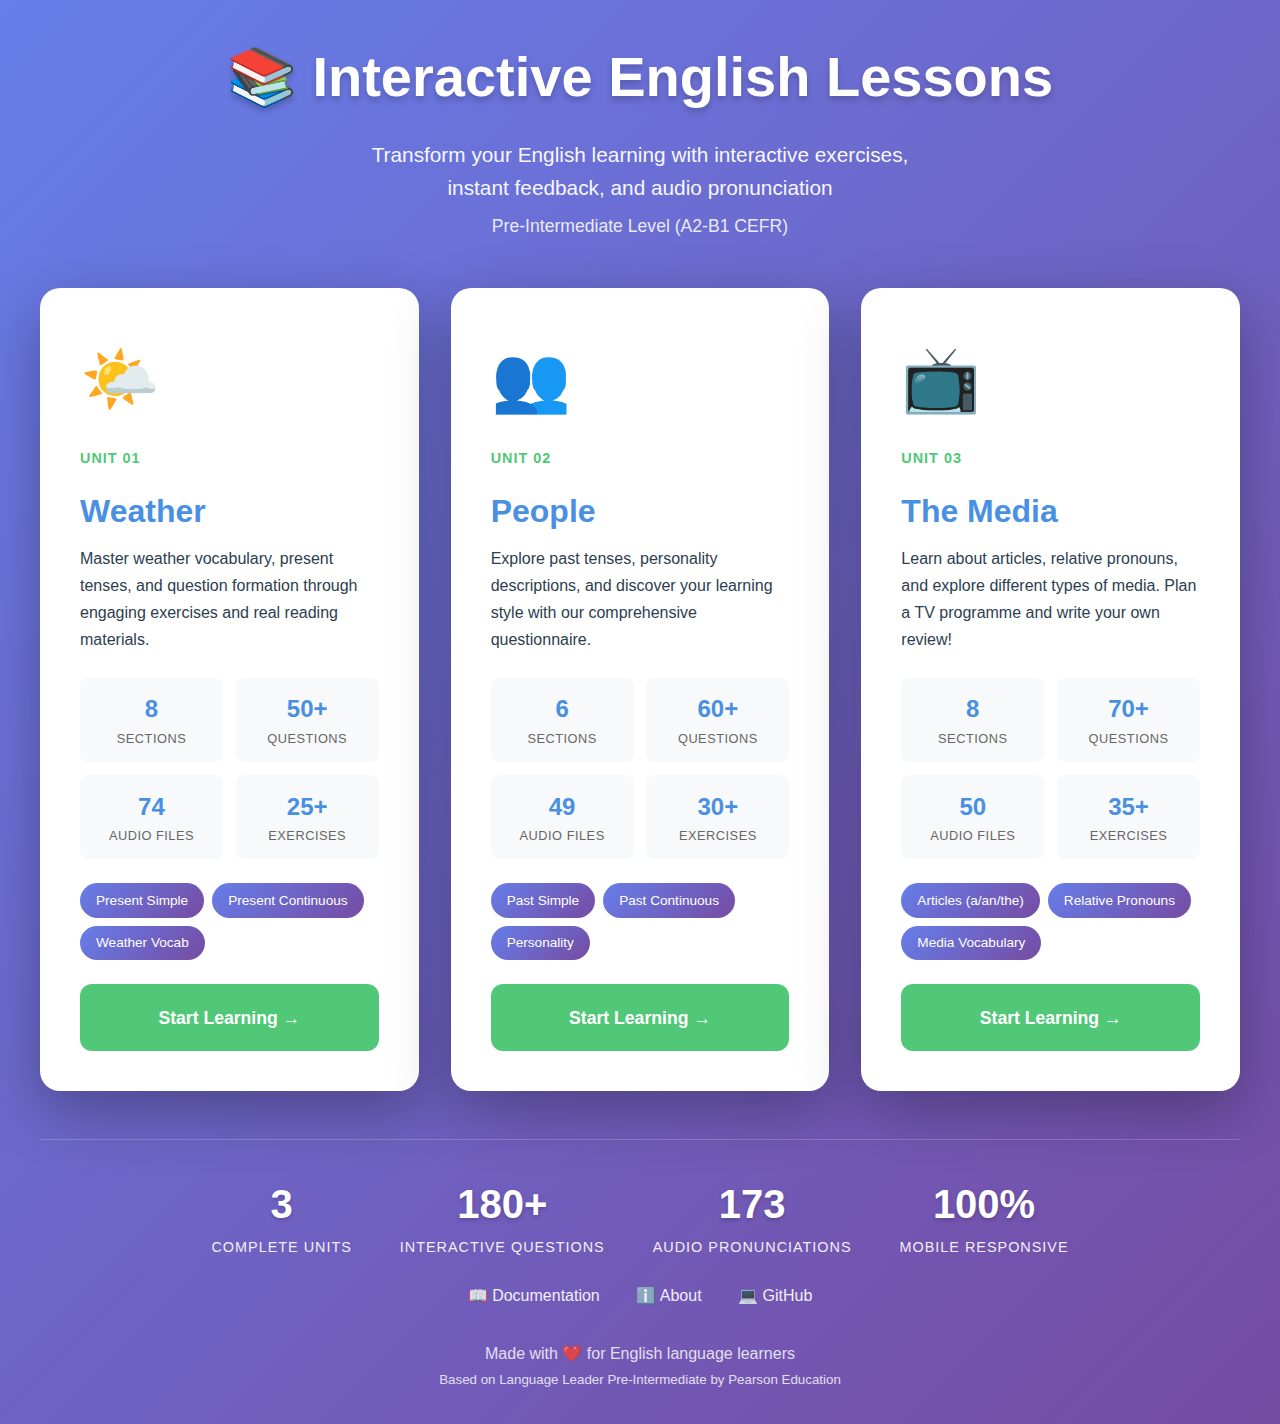
<file: index.html>
<!DOCTYPE html>
<html lang="en">
<head>
    <meta charset="UTF-8">
    <meta name="viewport" content="width=device-width, initial-scale=1.0">
    <title>Interactive English Lessons - Pre-Intermediate</title>
    <link rel="stylesheet" href="lesson.css">
    <style>
        body {
            background: linear-gradient(135deg, #667eea 0%, #764ba2 100%);
            min-height: 100vh;
            display: flex;
            align-items: center;
            justify-content: center;
            padding: 2rem;
        }

        .main-container {
            max-width: 1200px;
            width: 100%;
        }

        .hero {
            text-align: center;
            color: white;
            margin-bottom: 3rem;
            animation: fadeInDown 0.8s ease;
        }

        .hero h1 {
            font-size: 3.5rem;
            margin-bottom: 1rem;
            text-shadow: 0 4px 6px rgba(0, 0, 0, 0.2);
        }

        .hero p {
            font-size: 1.3rem;
            opacity: 0.95;
            max-width: 600px;
            margin: 0 auto;
        }

        .hero .subtitle {
            font-size: 1.1rem;
            margin-top: 0.5rem;
            opacity: 0.85;
        }

        .lessons-grid {
            display: grid;
            grid-template-columns: repeat(auto-fit, minmax(350px, 1fr));
            gap: 2rem;
            margin-bottom: 2rem;
        }

        .lesson-card {
            background: white;
            border-radius: 20px;
            padding: 2.5rem;
            box-shadow: 0 20px 60px rgba(0, 0, 0, 0.3);
            transition: all 0.4s ease;
            cursor: pointer;
            position: relative;
            overflow: hidden;
        }

        .lesson-card::before {
            content: '';
            position: absolute;
            top: 0;
            left: 0;
            right: 0;
            height: 6px;
            background: linear-gradient(90deg, #667eea 0%, #764ba2 100%);
            transform: scaleX(0);
            transition: transform 0.4s ease;
        }

        .lesson-card:hover::before {
            transform: scaleX(1);
        }

        .lesson-card:hover {
            transform: translateY(-10px);
            box-shadow: 0 25px 80px rgba(0, 0, 0, 0.4);
        }

        .lesson-icon {
            font-size: 4rem;
            margin-bottom: 1rem;
            display: block;
        }

        .lesson-card h2 {
            color: var(--primary-color);
            font-size: 2rem;
            margin-bottom: 0.5rem;
        }

        .lesson-card .unit-number {
            color: var(--secondary-color);
            font-size: 0.9rem;
            font-weight: 600;
            text-transform: uppercase;
            letter-spacing: 1px;
            margin-bottom: 1rem;
        }

        .lesson-card p {
            color: var(--text-dark);
            line-height: 1.7;
            margin-bottom: 1.5rem;
        }

        .stats {
            display: grid;
            grid-template-columns: repeat(2, 1fr);
            gap: 0.8rem;
            margin-bottom: 1.5rem;
        }

        .stat-item {
            background: var(--light-bg);
            padding: 0.8rem;
            border-radius: 8px;
            text-align: center;
        }

        .stat-number {
            font-size: 1.5rem;
            font-weight: 700;
            color: var(--primary-color);
        }

        .stat-label {
            font-size: 0.8rem;
            color: #666;
            text-transform: uppercase;
            letter-spacing: 0.5px;
        }

        .tags {
            display: flex;
            flex-wrap: wrap;
            gap: 0.5rem;
            margin-bottom: 1.5rem;
        }

        .tag {
            background: linear-gradient(135deg, #667eea 0%, #764ba2 100%);
            color: white;
            padding: 0.4rem 1rem;
            border-radius: 20px;
            font-size: 0.85rem;
            font-weight: 500;
        }

        .start-btn {
            display: block;
            width: 100%;
            padding: 1.2rem;
            background: var(--secondary-color);
            color: white;
            border: none;
            border-radius: 12px;
            font-size: 1.1rem;
            font-weight: 600;
            cursor: pointer;
            transition: all 0.3s ease;
            text-decoration: none;
            text-align: center;
        }

        .start-btn:hover {
            background: #45b369;
            transform: scale(1.02);
            box-shadow: 0 8px 20px rgba(80, 200, 120, 0.4);
        }

        .footer {
            text-align: center;
            color: white;
            margin-top: 3rem;
            padding-top: 2rem;
            border-top: 1px solid rgba(255, 255, 255, 0.2);
        }

        .footer-stats {
            display: flex;
            justify-content: center;
            gap: 3rem;
            margin-bottom: 1.5rem;
            flex-wrap: wrap;
        }

        .footer-stat {
            text-align: center;
        }

        .footer-stat-number {
            font-size: 2.5rem;
            font-weight: 700;
            text-shadow: 0 2px 4px rgba(0, 0, 0, 0.2);
        }

        .footer-stat-label {
            font-size: 0.9rem;
            opacity: 0.9;
            text-transform: uppercase;
            letter-spacing: 1px;
        }

        .footer-links {
            margin-top: 1rem;
        }

        .footer-links a {
            color: white;
            text-decoration: none;
            margin: 0 1rem;
            opacity: 0.9;
            transition: opacity 0.3s ease;
        }

        .footer-links a:hover {
            opacity: 1;
            text-decoration: underline;
        }

        @keyframes fadeInDown {
            from {
                opacity: 0;
                transform: translateY(-30px);
            }
            to {
                opacity: 1;
                transform: translateY(0);
            }
        }

        @media (max-width: 768px) {
            .hero h1 {
                font-size: 2.5rem;
            }

            .lessons-grid {
                grid-template-columns: 1fr;
            }

            .footer-stats {
                gap: 1.5rem;
            }
        }
    </style>
</head>
<body>
    <div class="main-container">
        <div class="hero">
            <h1>📚 Interactive English Lessons</h1>
            <p>Transform your English learning with interactive exercises, instant feedback, and audio pronunciation</p>
            <p class="subtitle">Pre-Intermediate Level (A2-B1 CEFR)</p>
        </div>

        <div class="lessons-grid">
            <!-- Unit 01: Weather -->
            <div class="lesson-card" onclick="window.location.href='weather_lesson_complete.html'">
                <div class="lesson-icon">🌤️</div>
                <div class="unit-number">Unit 01</div>
                <h2>Weather</h2>
                <p>Master weather vocabulary, present tenses, and question formation through engaging exercises and real reading materials.</p>

                <div class="stats">
                    <div class="stat-item">
                        <div class="stat-number">8</div>
                        <div class="stat-label">Sections</div>
                    </div>
                    <div class="stat-item">
                        <div class="stat-number">50+</div>
                        <div class="stat-label">Questions</div>
                    </div>
                    <div class="stat-item">
                        <div class="stat-number">74</div>
                        <div class="stat-label">Audio Files</div>
                    </div>
                    <div class="stat-item">
                        <div class="stat-number">25+</div>
                        <div class="stat-label">Exercises</div>
                    </div>
                </div>

                <div class="tags">
                    <span class="tag">Present Simple</span>
                    <span class="tag">Present Continuous</span>
                    <span class="tag">Weather Vocab</span>
                </div>

                <a href="weather_lesson_complete.html" class="start-btn">Start Learning →</a>
            </div>

            <!-- Unit 02: People -->
            <div class="lesson-card" onclick="window.location.href='people_lesson.html'">
                <div class="lesson-icon">👥</div>
                <div class="unit-number">Unit 02</div>
                <h2>People</h2>
                <p>Explore past tenses, personality descriptions, and discover your learning style with our comprehensive questionnaire.</p>

                <div class="stats">
                    <div class="stat-item">
                        <div class="stat-number">6</div>
                        <div class="stat-label">Sections</div>
                    </div>
                    <div class="stat-item">
                        <div class="stat-number">60+</div>
                        <div class="stat-label">Questions</div>
                    </div>
                    <div class="stat-item">
                        <div class="stat-number">49</div>
                        <div class="stat-label">Audio Files</div>
                    </div>
                    <div class="stat-item">
                        <div class="stat-number">30+</div>
                        <div class="stat-label">Exercises</div>
                    </div>
                </div>

                <div class="tags">
                    <span class="tag">Past Simple</span>
                    <span class="tag">Past Continuous</span>
                    <span class="tag">Personality</span>
                </div>

                <a href="people_lesson.html" class="start-btn">Start Learning →</a>
            </div>

            <!-- Unit 03: The Media -->
            <div class="lesson-card" onclick="window.location.href='media_lesson.html'">
                <div class="lesson-icon">📺</div>
                <div class="unit-number">Unit 03</div>
                <h2>The Media</h2>
                <p>Learn about articles, relative pronouns, and explore different types of media. Plan a TV programme and write your own review!</p>

                <div class="stats">
                    <div class="stat-item">
                        <div class="stat-number">8</div>
                        <div class="stat-label">Sections</div>
                    </div>
                    <div class="stat-item">
                        <div class="stat-number">70+</div>
                        <div class="stat-label">Questions</div>
                    </div>
                    <div class="stat-item">
                        <div class="stat-number">50</div>
                        <div class="stat-label">Audio Files</div>
                    </div>
                    <div class="stat-item">
                        <div class="stat-number">35+</div>
                        <div class="stat-label">Exercises</div>
                    </div>
                </div>

                <div class="tags">
                    <span class="tag">Articles (a/an/the)</span>
                    <span class="tag">Relative Pronouns</span>
                    <span class="tag">Media Vocabulary</span>
                </div>

                <a href="media_lesson.html" class="start-btn">Start Learning →</a>
            </div>
        </div>

        <div class="footer">
            <div class="footer-stats">
                <div class="footer-stat">
                    <div class="footer-stat-number">3</div>
                    <div class="footer-stat-label">Complete Units</div>
                </div>
                <div class="footer-stat">
                    <div class="footer-stat-number">180+</div>
                    <div class="footer-stat-label">Interactive Questions</div>
                </div>
                <div class="footer-stat">
                    <div class="footer-stat-number">173</div>
                    <div class="footer-stat-label">Audio Pronunciations</div>
                </div>
                <div class="footer-stat">
                    <div class="footer-stat-number">100%</div>
                    <div class="footer-stat-label">Mobile Responsive</div>
                </div>
            </div>

            <div class="footer-links">
                <a href="HOW_TO_CREATE_LESSONS.md" target="_blank">📖 Documentation</a>
                <a href="PROJECT_README.md" target="_blank">ℹ️ About</a>
                <a href="https://github.com" target="_blank">💻 GitHub</a>
            </div>

            <p style="margin-top: 2rem; opacity: 0.8;">
                Made with ❤️ for English language learners<br>
                <small>Based on Language Leader Pre-Intermediate by Pearson Education</small>
            </p>
        </div>
    </div>

    <script>
        // Add hover animation effect
        document.querySelectorAll('.lesson-card').forEach(card => {
            card.addEventListener('mouseenter', function() {
                this.style.transition = 'all 0.4s cubic-bezier(0.175, 0.885, 0.32, 1.275)';
            });
        });

        // Prevent default click when clicking on the button
        document.querySelectorAll('.start-btn').forEach(btn => {
            btn.addEventListener('click', function(e) {
                e.stopPropagation();
            });
        });
    </script>
</body>
</html>
</file>
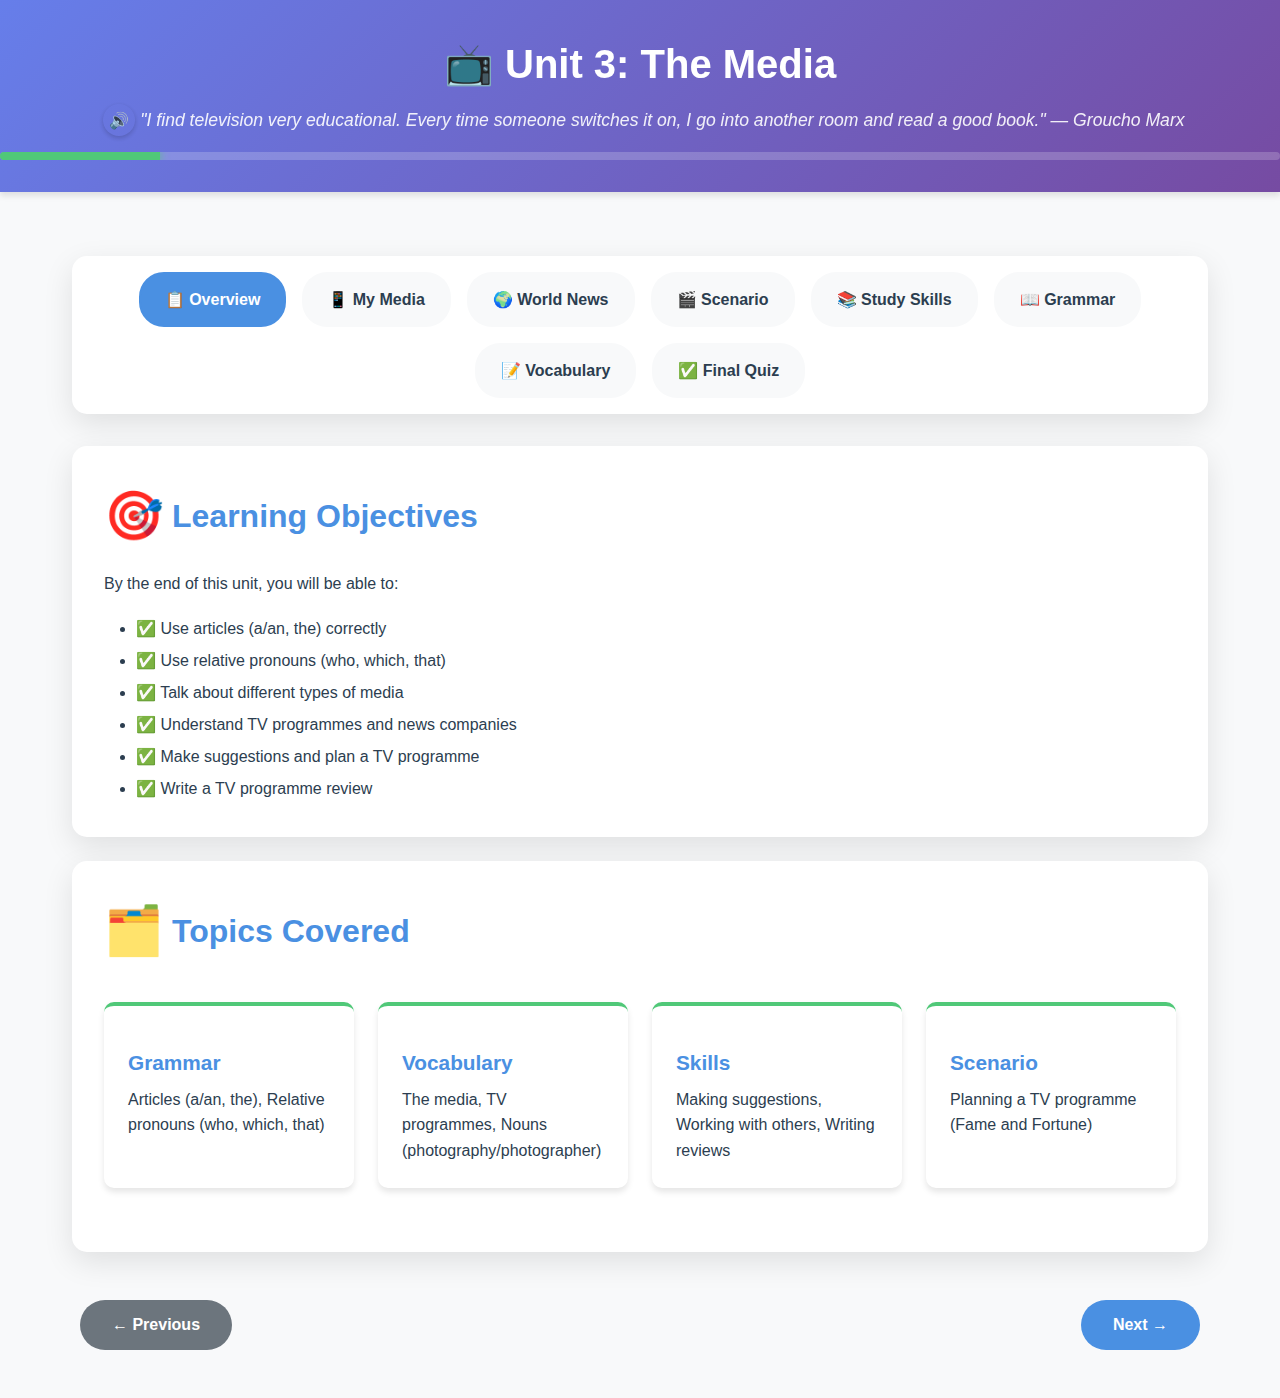
<file: media_lesson.html>
<!DOCTYPE html>
<html lang="en">
<head>
    <meta charset="UTF-8">
    <meta name="viewport" content="width=device-width, initial-scale=1.0">
    <title>Unit 3: The Media - Interactive Lesson</title>
    <link rel="stylesheet" href="lesson.css">
</head>
<body>
    <header>
        <h1>📺 Unit 3: The Media</h1>
        <p><button class="speaker-btn" onclick="playAudio('groucho_marx_quote')" style="background: transparent; border: none; cursor: pointer;">🔊</button> "I find television very educational. Every time someone switches it on, I go into another room and read a good book." — Groucho Marx</p>
        <div class="progress-container">
            <div class="progress-bar" id="progressBar"></div>
        </div>
    </header>

    <div class="container">
        <!-- Navigation Pills -->
        <div class="nav-pills" id="navPills">
            <div class="nav-pill active" data-section="intro">📋 Overview</div>
            <div class="nav-pill" data-section="mymedia">📱 My Media</div>
            <div class="nav-pill" data-section="worldnews">🌍 World News</div>
            <div class="nav-pill" data-section="scenario">🎬 Scenario</div>
            <div class="nav-pill" data-section="study">📚 Study Skills</div>
            <div class="nav-pill" data-section="grammar">📖 Grammar</div>
            <div class="nav-pill" data-section="vocab">📝 Vocabulary</div>
            <div class="nav-pill" data-section="quiz">✅ Final Quiz</div>
        </div>

        <!-- Section: Overview -->
        <div class="section active" id="intro">
            <div class="card">
                <h2><span class="emoji">🎯</span> Learning Objectives</h2>
                <p>By the end of this unit, you will be able to:</p>
                <ul style="margin-left: 2rem; margin-top: 1rem; line-height: 2;">
                    <li>✅ Use articles (a/an, the) correctly</li>
                    <li>✅ Use relative pronouns (who, which, that)</li>
                    <li>✅ Talk about different types of media</li>
                    <li>✅ Understand TV programmes and news companies</li>
                    <li>✅ Make suggestions and plan a TV programme</li>
                    <li>✅ Write a TV programme review</li>
                </ul>
            </div>

            <div class="card">
                <h2><span class="emoji">🗂️</span> Topics Covered</h2>
                <div class="vocab-grid">
                    <div class="vocab-card">
                        <h4>Grammar</h4>
                        <p>Articles (a/an, the), Relative pronouns (who, which, that)</p>
                    </div>
                    <div class="vocab-card">
                        <h4>Vocabulary</h4>
                        <p>The media, TV programmes, Nouns (photography/photographer)</p>
                    </div>
                    <div class="vocab-card">
                        <h4>Skills</h4>
                        <p>Making suggestions, Working with others, Writing reviews</p>
                    </div>
                    <div class="vocab-card">
                        <h4>Scenario</h4>
                        <p>Planning a TV programme (Fame and Fortune)</p>
                    </div>
                </div>
            </div>
        </div>

        <!-- Section 3.1: MY MEDIA -->
        <div class="section" id="mymedia">
            <div class="card">
                <h2><span class="emoji">📱</span> 3.1 MY MEDIA</h2>

                <h3>Vocabulary: The Media</h3>
                <div class="info-box tip">
                    <p><strong>Exercise 1a:</strong> Put these words into three groups: A for newspapers and magazines, B for television and radio, and C for computers and the Internet. (Some words can go in more than one group.)</p>
                </div>

                <div class="vocab-grid">
                    <div class="vocab-card">
                        <h4>advert <button class="speaker-btn" onclick="playAudio('advert')">🔊</button></h4>
                        <div class="type">noun</div>
                        <div class="meaning">advertisement</div>
                    </div>
                    <div class="vocab-card">
                        <h4>article <button class="speaker-btn" onclick="playAudio('article')">🔊</button></h4>
                        <div class="type">noun</div>
                        <div class="meaning">a piece of writing in a newspaper or magazine</div>
                    </div>
                    <div class="vocab-card">
                        <h4>celebrity <button class="speaker-btn" onclick="playAudio('celebrity')">🔊</button></h4>
                        <div class="type">noun</div>
                        <div class="meaning">a famous person</div>
                    </div>
                    <div class="vocab-card">
                        <h4>comedy <button class="speaker-btn" onclick="playAudio('comedy')">🔊</button></h4>
                        <div class="type">noun</div>
                        <div class="meaning">a funny TV show or film</div>
                    </div>
                    <div class="vocab-card">
                        <h4>documentary <button class="speaker-btn" onclick="playAudio('documentary')">🔊</button></h4>
                        <div class="type">noun</div>
                        <div class="meaning">a film about real events</div>
                    </div>
                    <div class="vocab-card">
                        <h4>drama <button class="speaker-btn" onclick="playAudio('drama')">🔊</button></h4>
                        <div class="type">noun</div>
                        <div class="meaning">a serious TV show or play</div>
                    </div>
                    <div class="vocab-card">
                        <h4>journalist <button class="speaker-btn" onclick="playAudio('journalist')">🔊</button></h4>
                        <div class="type">noun</div>
                        <div class="meaning">someone who writes for newspapers or TV</div>
                    </div>
                    <div class="vocab-card">
                        <h4>presenter <button class="speaker-btn" onclick="playAudio('presenter')">🔊</button></h4>
                        <div class="type">noun</div>
                        <div class="meaning">a person who introduces a TV or radio show</div>
                    </div>
                    <div class="vocab-card">
                        <h4>producer <button class="speaker-btn" onclick="playAudio('producer')">🔊</button></h4>
                        <div class="type">noun</div>
                        <div class="meaning">someone who makes TV shows or films</div>
                    </div>
                    <div class="vocab-card">
                        <h4>programme <button class="speaker-btn" onclick="playAudio('programme')">🔊</button></h4>
                        <div class="type">noun</div>
                        <div class="meaning">a TV or radio show</div>
                    </div>
                    <div class="vocab-card">
                        <h4>reality TV show <button class="speaker-btn" onclick="playAudio('reality_tv_show')">🔊</button></h4>
                        <div class="type">noun phrase</div>
                        <div class="meaning">a TV show about real people's lives</div>
                    </div>
                    <div class="vocab-card">
                        <h4>search engine <button class="speaker-btn" onclick="playAudio('search_engine')">🔊</button></h4>
                        <div class="type">noun</div>
                        <div class="meaning">website for finding information (e.g. Google)</div>
                    </div>
                    <div class="vocab-card">
                        <h4>series <button class="speaker-btn" onclick="playAudio('series')">🔊</button></h4>
                        <div class="type">noun</div>
                        <div class="meaning">multiple episodes of a TV programme</div>
                    </div>
                    <div class="vocab-card">
                        <h4>soap opera <button class="speaker-btn" onclick="playAudio('soap_opera')">🔊</button></h4>
                        <div class="type">noun</div>
                        <div class="meaning">a continuing TV story about people's lives</div>
                    </div>
                    <div class="vocab-card">
                        <h4>webcast <button class="speaker-btn" onclick="playAudio('webcast')">🔊</button></h4>
                        <div class="type">noun</div>
                        <div class="meaning">a broadcast on the Internet</div>
                    </div>
                </div>

                <h3><span class="emoji">❓</span> Exercise 3b: Callum's Media Use</h3>
                <div class="info-box tip">
                    <p>Listen to an interview with Callum Robertson from BBC Learning English. Are these sentences true or false?</p>
                </div>

                <div class="quiz-container">
                    <div class="quiz-question">
                        <h4>1. Callum doesn't buy a newspaper every day.</h4>
                        <div class="quiz-options">
                            <label class="quiz-option">
                                <input type="radio" name="callum1" value="true"> True
                            </label>
                            <label class="quiz-option">
                                <input type="radio" name="callum1" value="false"> False
                            </label>
                        </div>
                    </div>

                    <div class="quiz-question">
                        <h4>2. When he cycles to work, he gets one of the free newspapers.</h4>
                        <div class="quiz-options">
                            <label class="quiz-option">
                                <input type="radio" name="callum2" value="true"> True
                            </label>
                            <label class="quiz-option">
                                <input type="radio" name="callum2" value="false"> False
                            </label>
                        </div>
                    </div>

                    <div class="quiz-question">
                        <h4>3. The magazines that he reads are mainly computer magazines.</h4>
                        <div class="quiz-options">
                            <label class="quiz-option">
                                <input type="radio" name="callum3" value="true"> True
                            </label>
                            <label class="quiz-option">
                                <input type="radio" name="callum3" value="false"> False
                            </label>
                        </div>
                    </div>

                    <div class="quiz-question">
                        <h4>4. He likes a variety of different TV programmes.</h4>
                        <div class="quiz-options">
                            <label class="quiz-option">
                                <input type="radio" name="callum4" value="true"> True
                            </label>
                            <label class="quiz-option">
                                <input type="radio" name="callum4" value="false"> False
                            </label>
                        </div>
                    </div>

                    <div class="quiz-question">
                        <h4>5. He listens to the radio when he's doing other things.</h4>
                        <div class="quiz-options">
                            <label class="quiz-option">
                                <input type="radio" name="callum5" value="true"> True
                            </label>
                            <label class="quiz-option">
                                <input type="radio" name="callum5" value="false"> False
                            </label>
                        </div>
                    </div>

                    <div class="quiz-question">
                        <h4>6. He only uses the Internet for business.</h4>
                        <div class="quiz-options">
                            <label class="quiz-option">
                                <input type="radio" name="callum6" value="true"> True
                            </label>
                            <label class="quiz-option">
                                <input type="radio" name="callum6" value="false"> False
                            </label>
                        </div>
                    </div>

                    <div class="quiz-question">
                        <h4>7. The physical feeling of holding a newspaper is important for him.</h4>
                        <div class="quiz-options">
                            <label class="quiz-option">
                                <input type="radio" name="callum7" value="true"> True
                            </label>
                            <label class="quiz-option">
                                <input type="radio" name="callum7" value="false"> False
                            </label>
                        </div>
                    </div>

                    <button class="check-btn" onclick="checkCallumQuiz()">Check Answers</button>
                    <div class="score-display" id="callumScore"></div>
                </div>

                <h3><span class="emoji">📖</span> Grammar: Articles (a/an, the)</h3>

                <div class="info-box tip">
                    <h4>Grammar Rules</h4>
                    <table>
                        <thead>
                            <tr>
                                <th>Article</th>
                                <th>When to use</th>
                                <th>Example</th>
                            </tr>
                        </thead>
                        <tbody>
                            <tr>
                                <td><strong>a/an</strong></td>
                                <td>
                                    - With singular nouns (a person's job)<br>
                                    - First time mentioning something
                                </td>
                                <td>
                                    Helen is <strong>a</strong> journalist.<br>
                                    I saw <strong>a</strong> film yesterday.
                                </td>
                            </tr>
                            <tr>
                                <td><strong>the</strong></td>
                                <td>
                                    - With singular/plural nouns<br>
                                    - Talking about a particular thing<br>
                                    - Second time mentioning something
                                </td>
                                <td>
                                    <strong>The</strong> article is interesting.<br>
                                    <strong>The</strong> film was great!
                                </td>
                            </tr>
                            <tr>
                                <td><strong>no article</strong></td>
                                <td>
                                    - With plural nouns in general
                                </td>
                                <td>
                                    Newspapers are boring.<br>
                                    Journalists tell the truth.
                                </td>
                            </tr>
                        </tbody>
                    </table>
                </div>

                <h3><span class="emoji">✏️</span> Exercise 5b: Complete the TV Advert</h3>
                <div class="info-box tip">
                    <p>Complete this description of a TV advert with <strong>a/an</strong> or <strong>the</strong>.</p>
                </div>

                <div style="background-color: var(--light-bg); padding: 1.5rem; border-radius: 8px; margin-top: 1rem; line-height: 2;">
                    <p>There's <input type="text" class="fill-blank" id="art1" placeholder="..." style="width: 60px;"> funny advert on <input type="text" class="fill-blank" id="art2" placeholder="..." style="width: 60px;"> TV at the moment. This is what happens. <input type="text" class="fill-blank" id="art3" placeholder="..." style="width: 60px;"> honest-looking man and <input type="text" class="fill-blank" id="art4" placeholder="..." style="width: 60px;"> beautiful woman are getting married.</p>

                    <p><input type="text" class="fill-blank" id="art5" placeholder="..." style="width: 60px;"> woman is wearing <input type="text" class="fill-blank" id="art6" placeholder="..." style="width: 60px;"> expensive wedding dress. <input type="text" class="fill-blank" id="art7" placeholder="..." style="width: 60px;"> man looks very happy. At the last minute, however, <input type="text" class="fill-blank" id="art8" placeholder="..." style="width: 60px;"> woman runs away and <input type="text" class="fill-blank" id="art9" placeholder="..." style="width: 60px;"> man is very surprised.</p>

                    <p>Then we see why. Outside, <input type="text" class="fill-blank" id="art10" placeholder="..." style="width: 60px;"> car is waiting for <input type="text" class="fill-blank" id="art11" placeholder="..." style="width: 60px;"> woman. We realise that <input type="text" class="fill-blank" id="art12" placeholder="..." style="width: 60px;"> woman loves <input type="text" class="fill-blank" id="art13" placeholder="..." style="width: 60px;"> car more than she loves <input type="text" class="fill-blank" id="art14" placeholder="..." style="width: 60px;"> man!</p>
                </div>

                <button class="check-btn" onclick="checkArticles()" style="margin-top: 1rem;">Check Answers</button>
                <div class="score-display" id="articlesScore"></div>
            </div>
        </div>

        <!-- Section 3.2: WORLD NEWS -->
        <div class="section" id="worldnews">
            <div class="card">
                <h2><span class="emoji">🌍</span> 3.2 WORLD NEWS</h2>

                <h3>Reading: The News Article <button class="speaker-btn" onclick="playAllWorldNews()" style="font-size: 1.2rem;">🔊 Play All</button></h3>
                <div class="reading-text">
                    <p><button class="speaker-btn" onclick="playAudio('world_news_para1')">🔊</button> The main international broadcasters are BBC World and CNN. With an audience of over 1.5 billion people, these are popular channels that offer good quality news programmes. In both companies, the journalists are experienced writers that produce journalism of a high standard.</p>

                    <p><button class="speaker-btn" onclick="playAudio('world_news_para2')">🔊</button> However, there are alternative news channels which people watch because they want a less traditional or non-western view on world events. Al Jazeera International is an Arabic television news company that started an English language international channel in 2006. With more than 15 offices and professional journalists all over the world, it says it gives a fresh view on the big stories and it shows the news that we don't normally see.</p>

                    <p><button class="speaker-btn" onclick="playAudio('world_news_para3')">🔊</button> The Internet offers even more variety. OneWorld is an Internet site which has stories about the developing world and human rights, rather than the usual stories about US politics and business. The writers for this company are often local people who write the stories for free. This non-professional journalism is increasing and it certainly offers more choice.</p>

                    <p><button class="speaker-btn" onclick="playAudio('world_news_para4')">🔊</button> AllAfrica.com and WNN.com are also Internet news sites, but they don't produce the news stories. Instead, they have links to more than 4,000 news organisations across the world. On sites like these, with a click of the mouse, you select the news that you want to see.</p>

                    <p><button class="speaker-btn" onclick="playAudio('world_news_para5')">🔊</button> So, next time you are in a hotel room, before you turn on the TV, perhaps you should turn on your laptop and discover the world's news yourself.</p>
                </div>

                <h3><span class="emoji">❓</span> Exercise 3a: Complete the Sentences</h3>
                <div class="info-box tip">
                    <p>Complete these sentences with the names of the news companies in the text.</p>
                </div>

                <div class="quiz-container">
                    <div class="quiz-question">
                        <h4>1. _____ and _____ are traditional, western news broadcasters.</h4>
                        <input type="text" class="fill-blank" id="news1a" placeholder="First company" style="width: 200px; margin-right: 10px;">
                        <span>and</span>
                        <input type="text" class="fill-blank" id="news1b" placeholder="Second company" style="width: 200px; margin-left: 10px;">
                    </div>

                    <div class="quiz-question">
                        <h4>2. _____, _____ and _____ are not television companies.</h4>
                        <input type="text" class="fill-blank" id="news2a" placeholder="First" style="width: 150px; margin-right: 10px;">
                        <input type="text" class="fill-blank" id="news2b" placeholder="Second" style="width: 150px; margin-right: 10px;">
                        <input type="text" class="fill-blank" id="news2c" placeholder="Third" style="width: 150px;">
                    </div>

                    <div class="quiz-question">
                        <h4>3. _____ and _____ report some different stories from the main broadcasters.</h4>
                        <input type="text" class="fill-blank" id="news3a" placeholder="First" style="width: 200px; margin-right: 10px;">
                        <span>and</span>
                        <input type="text" class="fill-blank" id="news3b" placeholder="Second" style="width: 200px; margin-left: 10px;">
                    </div>

                    <div class="quiz-question">
                        <h4>4. _____ does not usually pay its reporters.</h4>
                        <input type="text" class="fill-blank" id="news4" placeholder="Company name" style="width: 300px;">
                    </div>

                    <button class="check-btn" onclick="checkNewsCompanies()">Check Answers</button>
                    <div class="score-display" id="newsScore"></div>
                </div>

                <h3><span class="emoji">📖</span> Grammar: Relative Pronouns</h3>

                <div class="info-box tip">
                    <h4>Grammar Rules</h4>
                    <table>
                        <thead>
                            <tr>
                                <th>Pronoun</th>
                                <th>Use</th>
                                <th>Example</th>
                            </tr>
                        </thead>
                        <tbody>
                            <tr>
                                <td><strong>who / that</strong></td>
                                <td>for people</td>
                                <td>The journalists <strong>who</strong> write are experienced.<br>A journalist is someone <strong>that</strong> writes reports.</td>
                            </tr>
                            <tr>
                                <td><strong>which / that</strong></td>
                                <td>for things</td>
                                <td>The site <strong>which</strong> has stories is popular.<br>OneWorld is a company <strong>that</strong> provides news.</td>
                            </tr>
                        </tbody>
                    </table>
                    <p style="margin-top: 1rem;"><strong>Note:</strong> We often use relative pronouns to make definitions.</p>
                </div>

                <h3><span class="emoji">✏️</span> Exercise 8: Make Definitions</h3>
                <div class="info-box tip">
                    <p>Match the beginnings with the endings and choose the correct relative pronoun.</p>
                </div>

                <div class="quiz-container">
                    <div class="quiz-question">
                        <h4>1. A journalist is someone _____ writes stories for television and newspapers.</h4>
                        <div class="quiz-options">
                            <label class="quiz-option">
                                <input type="radio" name="rel1" value="who"> who/that
                            </label>
                            <label class="quiz-option">
                                <input type="radio" name="rel1" value="which"> which/that
                            </label>
                        </div>
                    </div>

                    <div class="quiz-question">
                        <h4>2. OneWorld is a company _____ provides news about the developing world.</h4>
                        <div class="quiz-options">
                            <label class="quiz-option">
                                <input type="radio" name="rel2" value="who"> who/that
                            </label>
                            <label class="quiz-option">
                                <input type="radio" name="rel2" value="which"> which/that
                            </label>
                        </div>
                    </div>

                    <div class="quiz-question">
                        <h4>3. Global is an adjective _____ means 'international' or 'all over the world'.</h4>
                        <div class="quiz-options">
                            <label class="quiz-option">
                                <input type="radio" name="rel3" value="who"> who/that
                            </label>
                            <label class="quiz-option">
                                <input type="radio" name="rel3" value="which"> which/that
                            </label>
                        </div>
                    </div>

                    <button class="check-btn" onclick="checkRelativePronouns()">Check Answers</button>
                    <div class="score-display" id="relScore"></div>
                </div>

                <h3><span class="emoji">📝</span> Vocabulary: Nouns (person vs. subject/job)</h3>

                <div class="vocab-grid">
                    <div class="vocab-card" style="border-top-color: #4A90E2;">
                        <h4>Person</h4>
                        <p><strong>photographer</strong> - someone who takes photos</p>
                        <p><strong>journalist</strong> - someone who writes news</p>
                        <p><strong>scientist</strong> - someone who does science</p>
                        <p><strong>politician</strong> - someone in politics</p>
                        <p><strong>artist</strong> - someone who creates art</p>
                        <p><strong>psychologist</strong> - someone who studies psychology</p>
                    </div>
                    <div class="vocab-card" style="border-top-color: #50C878;">
                        <h4>Job/Subject</h4>
                        <p><strong>photography</strong> - the art of taking photos</p>
                        <p><strong>journalism</strong> - the job of writing news</p>
                        <p><strong>science</strong> - the study of natural world</p>
                        <p><strong>politics</strong> - the activity of government</p>
                        <p><strong>art</strong> - creative activity</p>
                        <p><strong>psychology</strong> - the study of the mind</p>
                    </div>
                </div>
            </div>
        </div>

        <!-- Section 3.3: SCENARIO -->
        <div class="section" id="scenario">
            <div class="card">
                <h2><span class="emoji">🎬</span> 3.3 SCENARIO: That's Entertainment!</h2>

                <h3>Situation</h3>
                <div class="info-box tip">
                    <p>You work in the programme development department of a TV channel. Your task is to plan a new weekly television programme called <strong>"Fame and Fortune"</strong>.</p>
                </div>

                <h3>TV Programme Types</h3>
                <div class="vocab-grid">
                    <div class="vocab-card">
                        <h4>chat show <button class="speaker-btn" onclick="playAudio('chat_show')">🔊</button></h4>
                        <div class="meaning">a show where a host interviews celebrities</div>
                    </div>
                    <div class="vocab-card">
                        <h4>current affairs programme <button class="speaker-btn" onclick="playAudio('current_affairs')">🔊</button></h4>
                        <div class="meaning">a show about news and politics</div>
                    </div>
                    <div class="vocab-card">
                        <h4>documentary <button class="speaker-btn" onclick="playAudio('documentary2')">🔊</button></h4>
                        <div class="meaning">a factual film about real events</div>
                    </div>
                    <div class="vocab-card">
                        <h4>drama <button class="speaker-btn" onclick="playAudio('drama2')">🔊</button></h4>
                        <div class="meaning">a serious fictional TV series</div>
                    </div>
                    <div class="vocab-card">
                        <h4>game show <button class="speaker-btn" onclick="playAudio('game_show')">🔊</button></h4>
                        <div class="meaning">a show with competitions and prizes</div>
                    </div>
                    <div class="vocab-card">
                        <h4>nature programme <button class="speaker-btn" onclick="playAudio('nature_programme')">🔊</button></h4>
                        <div class="meaning">a show about animals and the environment</div>
                    </div>
                    <div class="vocab-card">
                        <h4>sitcom <button class="speaker-btn" onclick="playAudio('sitcom')">🔊</button></h4>
                        <div class="meaning">situation comedy - a funny series</div>
                    </div>
                    <div class="vocab-card">
                        <h4>variety show <button class="speaker-btn" onclick="playAudio('variety_show')">🔊</button></h4>
                        <div class="meaning">a show with different types of entertainment</div>
                    </div>
                </div>

                <h3><span class="emoji">💬</span> Key Language: Making Suggestions</h3>

                <div class="info-box success">
                    <h4>Asking for Ideas:</h4>
                    <ul style="margin-left: 1.5rem; margin-top: 0.5rem;">
                        <li>Any ideas?</li>
                        <li>What else?</li>
                    </ul>

                    <h4 style="margin-top: 1rem;">Making Suggestions:</h4>
                    <ul style="margin-left: 1.5rem; margin-top: 0.5rem;">
                        <li><strong>Let's</strong> interview them about politics.</li>
                        <li><strong>Why don't we</strong> get some politicians on the programme?</li>
                        <li><strong>We should</strong> have a live band.</li>
                        <li><strong>What about</strong> interviewing rich people?</li>
                        <li><strong>Let's not</strong> do that.</li>
                        <li><strong>We shouldn't</strong> include that.</li>
                    </ul>

                    <h4 style="margin-top: 1rem;">Responding:</h4>
                    <ul style="margin-left: 1.5rem; margin-top: 0.5rem;">
                        <li>Fine, but ...</li>
                        <li>That's true.</li>
                        <li>I agree, but ...</li>
                        <li>Perhaps that's not a good idea.</li>
                        <li>Exactly.</li>
                        <li>Great idea.</li>
                        <li>Really?</li>
                        <li>No, I don't think we should do that.</li>
                    </ul>
                </div>

                <h3><span class="emoji">✏️</span> Exercise 5a: Complete the Suggestions</h3>
                <div class="quiz-container">
                    <div class="quiz-question">
                        <h4>1. _____ ideas?</h4>
                        <select class="fill-blank" id="sug1">
                            <option value="">Choose...</option>
                            <option value="any">Any</option>
                            <option value="let's">Let's</option>
                            <option value="what">What</option>
                        </select>
                    </div>

                    <div class="quiz-question">
                        <h4>2. Why _____ we get some politicians on the programme?</h4>
                        <select class="fill-blank" id="sug2">
                            <option value="">Choose...</option>
                            <option value="don't">don't</option>
                            <option value="should">should</option>
                            <option value="not">not</option>
                        </select>
                    </div>

                    <div class="quiz-question">
                        <h4>3. Let's _____ interview them about politics.</h4>
                        <select class="fill-blank" id="sug3">
                            <option value="">Choose...</option>
                            <option value="not">not</option>
                            <option value="shall">shall</option>
                            <option value="don't">don't</option>
                        </select>
                    </div>

                    <div class="quiz-question">
                        <h4>4. _____ ask them about their lives.</h4>
                        <select class="fill-blank" id="sug4">
                            <option value="">Choose...</option>
                            <option value="let's">Let's</option>
                            <option value="any">Any</option>
                            <option value="what">What</option>
                        </select>
                    </div>

                    <div class="quiz-question">
                        <h4>5. _____ else?</h4>
                        <select class="fill-blank" id="sug5">
                            <option value="">Choose...</option>
                            <option value="what">What</option>
                            <option value="let's">Let's</option>
                            <option value="should">Should</option>
                        </select>
                    </div>

                    <div class="quiz-question">
                        <h4>6. We _____ have a live band on the programme.</h4>
                        <select class="fill-blank" id="sug6">
                            <option value="">Choose...</option>
                            <option value="should">should</option>
                            <option value="not">not</option>
                            <option value="any">any</option>
                        </select>
                    </div>

                    <div class="quiz-question">
                        <h4>7. What _____ interviewing rich people?</h4>
                        <select class="fill-blank" id="sug7">
                            <option value="">Choose...</option>
                            <option value="about">about</option>
                            <option value="shall">shall</option>
                            <option value="let's">let's</option>
                        </select>
                    </div>

                    <button class="check-btn" onclick="checkSuggestions()">Check Answers</button>
                    <div class="score-display" id="sugScore"></div>
                </div>

                <h3><span class="emoji">🎯</span> Task: Plan Your TV Programme</h3>
                <div class="info-box warning">
                    <p><strong>Instructions:</strong> Design a weekly television programme. Consider:</p>
                    <ul style="margin-left: 1.5rem; margin-top: 0.5rem;">
                        <li>Target audience (teenagers, young adults, elderly people, etc.)</li>
                        <li>Day and time for broadcast</li>
                        <li>Programme content and topics</li>
                        <li>Number of presenters</li>
                        <li>Name of the programme</li>
                    </ul>
                </div>

                <textarea id="programmeplan" placeholder="Write your TV programme plan here... Include the target audience, broadcast time, content ideas, and programme name." style="width: 100%; min-height: 200px; padding: 1rem; border: 2px solid var(--primary-color); border-radius: 8px; font-family: inherit; font-size: 1rem; margin-top: 1rem;"></textarea>

                <button class="submit-btn" onclick="saveProgrammePlan()" style="margin-top: 1rem;">Save Programme Plan</button>
                <div class="score-display" id="planMessage"></div>
            </div>
        </div>

        <!-- Section 3.4: STUDY SKILLS & WRITING -->
        <div class="section" id="study">
            <div class="card">
                <h2><span class="emoji">📚</span> 3.4 STUDY AND WRITING SKILLS</h2>

                <h3>Study Skills: Working with Others</h3>

                <div class="info-box tip">
                    <h4>Advantages of Working in Pairs/Groups:</h4>
                    <ul style="margin-left: 1.5rem; margin-top: 0.5rem;">
                        <li>✅ Increases the amount of time each student can talk</li>
                        <li>✅ Helps students become more confident</li>
                        <li>✅ Encourages students to become more independent learners</li>
                        <li>✅ Provides variety and energy in the lesson</li>
                        <li>✅ You can learn interesting things from other students</li>
                        <li>✅ Gives the teacher the chance to see how everybody is communicating</li>
                    </ul>
                </div>

                <h3><span class="emoji">💬</span> Useful Phrases for Group Work</h3>

                <div class="vocab-grid">
                    <div class="vocab-card" style="border-top-color: #4A90E2;">
                        <h4>Asking for opinions</h4>
                        <p>What do you think about ...?</p>
                    </div>
                    <div class="vocab-card" style="border-top-color: #50C878;">
                        <h4>Checking understanding</h4>
                        <p>I think I agree with you, basically.</p>
                    </div>
                    <div class="vocab-card" style="border-top-color: #FF6B6B;">
                        <h4>Asking for clarification</h4>
                        <p>Sorry, I don't really understand. What do you mean, exactly?</p>
                    </div>
                    <div class="vocab-card" style="border-top-color: #9B59B6;">
                        <h4>Agreeing</h4>
                        <p>You're right, actually.<br>Absolutely. / Exactly.</p>
                    </div>
                    <div class="vocab-card" style="border-top-color: #F39C12;">
                        <h4>Disagreeing (politely)</h4>
                        <p>I'm not sure I agree with you.<br>Yes, but ...</p>
                    </div>
                    <div class="vocab-card" style="border-top-color: #1ABC9C;">
                        <h4>Showing interest</h4>
                        <p>That's an interesting point.<br>Are you saying that ...?</p>
                    </div>
                </div>

                <h3><span class="emoji">📝</span> Writing Skills: A TV Programme Review</h3>

                <div class="info-box success">
                    <h4>What to include in a TV/Film Review:</h4>
                    <ol style="margin-left: 1.5rem; margin-top: 0.5rem;">
                        <li>An interesting beginning</li>
                        <li>A summary of the story</li>
                        <li>Details of the main character(s)</li>
                        <li>A description of the place(s) and time</li>
                        <li>A strong ending where you recommend (or don't recommend) the programme</li>
                        <li>Comments on the actors' performances</li>
                    </ol>

                    <p style="margin-top: 1rem;"><strong>⚠️ Common mistake:</strong> Don't write too much about the story and too little about your opinions!</p>
                </div>

                <h3>Example Review: Life on Mars <button class="speaker-btn" onclick="playAllLifeOnMars()" style="font-size: 1.2rem;">🔊 Play All</button></h3>
                <div class="reading-text" style="background-color: #f8f9fa; padding: 1.5rem;">
                    <h4 style="color: var(--primary-color);">LIFE ON MARS</h4>

                    <p><button class="speaker-btn" onclick="playAudio('life_on_mars_intro')">🔊</button> <strong>The fashion and culture of the 1970s are very popular today, but <em>Life on Mars</em>, a new police series, reminds us what life was really like then.</strong></p>

                    <p><button class="speaker-btn" onclick="playAudio('life_on_mars_story')">🔊</button> The story is simple. In Manchester, 2006, a car knocks down Detective Chief Inspector Sam Tyler (John Simm) while he is looking for a killer. He wakes up in 1973. He is still a police officer in Manchester and he is still looking for the same killer. However, the collar of his shirt is a lot bigger and there aren't any computers in the police station.</p>

                    <p><button class="speaker-btn" onclick="playAudio('life_on_mars_review')">🔊</button> <em>Life on Mars</em> is an exciting police drama that is part thriller, part comedy. Simm gives a convincing performance as a man who is in shock, and writer Matthew Graham makes sure that there is also plenty of enjoyable comedy.</p>
                </div>

                <h3><span class="emoji">✏️</span> Write Your Own Review</h3>
                <div class="info-box warning">
                    <p><strong>Task:</strong> Write a review for a student newspaper of a TV programme or series you saw recently.</p>
                    <p>Remember to include: an interesting beginning, story summary, character details, your opinions, and a strong ending!</p>
                </div>

                <textarea id="tvreview" placeholder="Write your TV programme review here..." style="width: 100%; min-height: 250px; padding: 1rem; border: 2px solid var(--accent-color); border-radius: 8px; font-family: inherit; font-size: 1rem; margin-top: 1rem;"></textarea>

                <button class="submit-btn" onclick="saveReview()" style="margin-top: 1rem;">Save Review</button>
                <div class="score-display" id="reviewMessage"></div>
            </div>
        </div>

        <!-- Section: GRAMMAR SUMMARY -->
        <div class="section" id="grammar">
            <div class="card">
                <h2><span class="emoji">📖</span> Grammar Summary</h2>

                <h3>Articles (a/an, the, no article)</h3>
                <table>
                    <thead>
                        <tr>
                            <th>Article</th>
                            <th>When to Use</th>
                            <th>Examples</th>
                        </tr>
                    </thead>
                    <tbody>
                        <tr>
                            <td><strong>a / an</strong></td>
                            <td>
                                • With singular countable nouns<br>
                                • First time mentioning<br>
                                • Talking about jobs
                            </td>
                            <td>
                                I saw <strong>a</strong> film.<br>
                                She's <strong>an</strong> artist.<br>
                                There's <strong>a</strong> journalist here.
                            </td>
                        </tr>
                        <tr>
                            <td><strong>the</strong></td>
                            <td>
                                • Particular/specific thing<br>
                                • Second mention<br>
                                • When listener knows which one
                            </td>
                            <td>
                                <strong>The</strong> film was great.<br>
                                <strong>The</strong> article is interesting.<br>
                                <strong>The</strong> man loves her.
                            </td>
                        </tr>
                        <tr>
                            <td><strong>no article</strong></td>
                            <td>
                                • Plural nouns (general)<br>
                                • Talking about things in general
                            </td>
                            <td>
                                Newspapers are boring.<br>
                                Journalists write articles.<br>
                                I like comedies.
                            </td>
                        </tr>
                    </tbody>
                </table>

                <h3 style="margin-top: 2rem;">Relative Pronouns (who, which, that)</h3>
                <table>
                    <thead>
                        <tr>
                            <th>Pronoun</th>
                            <th>Use For</th>
                            <th>Examples</th>
                        </tr>
                    </thead>
                    <tbody>
                        <tr>
                            <td><strong>who / that</strong></td>
                            <td>People</td>
                            <td>
                                A journalist is someone <strong>who</strong> writes reports.<br>
                                The writers <strong>that</strong> produce journalism are experienced.
                            </td>
                        </tr>
                        <tr>
                            <td><strong>which / that</strong></td>
                            <td>Things</td>
                            <td>
                                OneWorld is a site <strong>which</strong> has stories.<br>
                                The channels <strong>that</strong> offer news are popular.
                            </td>
                        </tr>
                    </tbody>
                </table>

                <div class="info-box tip" style="margin-top: 2rem;">
                    <h4>💡 Remember:</h4>
                    <ul style="margin-left: 1.5rem; margin-top: 0.5rem;">
                        <li><strong>that</strong> can be used for both people and things</li>
                        <li>Relative pronouns help us join two pieces of information</li>
                        <li>We often use them to make definitions</li>
                    </ul>
                </div>

                <h3 style="margin-top: 2rem;"><span class="emoji">✏️</span> Grammar Practice</h3>

                <div class="quiz-container">
                    <h4>Complete with a, an, the, or ✗ (no article):</h4>

                    <div class="quiz-question">
                        <p>1. I read <input type="text" class="fill-blank" id="gp1" style="width: 80px;"> interesting article in <input type="text" class="fill-blank" id="gp2" style="width: 80px;"> newspaper yesterday.</p>
                    </div>

                    <div class="quiz-question">
                        <p>2. She's <input type="text" class="fill-blank" id="gp3" style="width: 80px;"> journalist. She works for <input type="text" class="fill-blank" id="gp4" style="width: 80px;"> BBC.</p>
                    </div>

                    <div class="quiz-question">
                        <p>3. <input type="text" class="fill-blank" id="gp5" style="width: 80px;"> documentaries are my favourite programmes.</p>
                    </div>

                    <h4 style="margin-top: 2rem;">Complete with who, which, or that:</h4>

                    <div class="quiz-question">
                        <p>4. A presenter is someone <input type="text" class="fill-blank" id="gp6" style="width: 100px;"> introduces TV shows.</p>
                    </div>

                    <div class="quiz-question">
                        <p>5. CNN is a channel <input type="text" class="fill-blank" id="gp7" style="width: 100px;"> broadcasts news worldwide.</p>
                    </div>

                    <div class="quiz-question">
                        <p>6. The people <input type="text" class="fill-blank" id="gp8" style="width: 100px;"> write for OneWorld are often local.</p>
                    </div>

                    <button class="check-btn" onclick="checkGrammarPractice()">Check Answers</button>
                    <div class="score-display" id="grammarScore"></div>
                </div>
            </div>
        </div>

        <!-- Section: VOCABULARY -->
        <div class="section" id="vocab">
            <div class="card">
                <h2><span class="emoji">📝</span> Vocabulary Bank</h2>

                <h3>The Media</h3>
                <div class="vocab-grid">
                    <div class="vocab-card">
                        <h4>newspaper <button class="speaker-btn" onclick="playAudio('newspaper')">🔊</button></h4>
                        <div class="type">noun</div>
                        <div class="meaning">daily or weekly publication with news</div>
                    </div>
                    <div class="vocab-card">
                        <h4>magazine <button class="speaker-btn" onclick="playAudio('magazine')">🔊</button></h4>
                        <div class="type">noun</div>
                        <div class="meaning">periodic publication with articles and photos</div>
                    </div>
                    <div class="vocab-card">
                        <h4>radio <button class="speaker-btn" onclick="playAudio('radio')">🔊</button></h4>
                        <div class="type">noun</div>
                        <div class="meaning">audio broadcasting medium</div>
                    </div>
                    <div class="vocab-card">
                        <h4>television <button class="speaker-btn" onclick="playAudio('television')">🔊</button></h4>
                        <div class="type">noun</div>
                        <div class="meaning">broadcast medium for moving pictures</div>
                    </div>
                    <div class="vocab-card">
                        <h4>the Internet <button class="speaker-btn" onclick="playAudio('internet')">🔊</button></h4>
                        <div class="type">noun</div>
                        <div class="meaning">global computer network</div>
                    </div>
                    <div class="vocab-card">
                        <h4>channel <button class="speaker-btn" onclick="playAudio('channel')">🔊</button></h4>
                        <div class="type">noun</div>
                        <div class="meaning">a TV or radio station</div>
                    </div>
                </div>

                <h3 style="margin-top: 2rem;">TV Programme Types</h3>
                <div class="vocab-grid">
                    <div class="vocab-card">
                        <h4>news <button class="speaker-btn" onclick="playAudio('news')">🔊</button></h4>
                        <div class="meaning">current events programme</div>
                    </div>
                    <div class="vocab-card">
                        <h4>soap opera <button class="speaker-btn" onclick="playAudio('soap_opera2')">🔊</button></h4>
                        <div class="meaning">continuing drama series</div>
                    </div>
                    <div class="vocab-card">
                        <h4>drama <button class="speaker-btn" onclick="playAudio('drama3')">🔊</button></h4>
                        <div class="meaning">serious fictional series</div>
                    </div>
                    <div class="vocab-card">
                        <h4>comedy <button class="speaker-btn" onclick="playAudio('comedy2')">🔊</button></h4>
                        <div class="meaning">funny programme</div>
                    </div>
                    <div class="vocab-card">
                        <h4>documentary <button class="speaker-btn" onclick="playAudio('documentary3')">🔊</button></h4>
                        <div class="meaning">factual film</div>
                    </div>
                    <div class="vocab-card">
                        <h4>reality show <button class="speaker-btn" onclick="playAudio('reality_show')">🔊</button></h4>
                        <div class="meaning">programme about real people</div>
                    </div>
                </div>

                <h3 style="margin-top: 2rem;">Media People</h3>
                <div class="vocab-grid">
                    <div class="vocab-card">
                        <h4>journalist <button class="speaker-btn" onclick="playAudio('journalist2')">🔊</button></h4>
                        <div class="meaning">person who writes news</div>
                    </div>
                    <div class="vocab-card">
                        <h4>reporter <button class="speaker-btn" onclick="playAudio('reporter')">🔊</button></h4>
                        <div class="meaning">person who reports news</div>
                    </div>
                    <div class="vocab-card">
                        <h4>presenter <button class="speaker-btn" onclick="playAudio('presenter2')">🔊</button></h4>
                        <div class="meaning">person who hosts a show</div>
                    </div>
                    <div class="vocab-card">
                        <h4>producer <button class="speaker-btn" onclick="playAudio('producer2')">🔊</button></h4>
                        <div class="meaning">person who makes programmes</div>
                    </div>
                    <div class="vocab-card">
                        <h4>photographer <button class="speaker-btn" onclick="playAudio('photographer')">🔊</button></h4>
                        <div class="meaning">person who takes photos</div>
                    </div>
                    <div class="vocab-card">
                        <h4>editor <button class="speaker-btn" onclick="playAudio('editor')">🔊</button></h4>
                        <div class="meaning">person who edits content</div>
                    </div>
                </div>
            </div>
        </div>

        <!-- Section: FINAL QUIZ -->
        <div class="section" id="quiz">
            <div class="card">
                <h2><span class="emoji">✅</span> Final Quiz</h2>
                <p>Test your knowledge of Unit 3: The Media</p>

                <div class="quiz-container">
                    <div class="quiz-question">
                        <h4>1. Which article do we use with singular nouns when mentioning something for the first time?</h4>
                        <div class="quiz-options">
                            <label class="quiz-option">
                                <input type="radio" name="fq1" value="a"> a/an
                            </label>
                            <label class="quiz-option">
                                <input type="radio" name="fq1" value="b"> the
                            </label>
                            <label class="quiz-option">
                                <input type="radio" name="fq1" value="c"> no article
                            </label>
                        </div>
                    </div>

                    <div class="quiz-question">
                        <h4>2. Complete: "She's _____ journalist."</h4>
                        <div class="quiz-options">
                            <label class="quiz-option">
                                <input type="radio" name="fq2" value="a"> a
                            </label>
                            <label class="quiz-option">
                                <input type="radio" name="fq2" value="b"> an
                            </label>
                            <label class="quiz-option">
                                <input type="radio" name="fq2" value="c"> the
                            </label>
                        </div>
                    </div>

                    <div class="quiz-question">
                        <h4>3. Which relative pronoun do we use for people?</h4>
                        <div class="quiz-options">
                            <label class="quiz-option">
                                <input type="radio" name="fq3" value="a"> who/that
                            </label>
                            <label class="quiz-option">
                                <input type="radio" name="fq3" value="b"> which/that
                            </label>
                            <label class="quiz-option">
                                <input type="radio" name="fq3" value="c"> what/that
                            </label>
                        </div>
                    </div>

                    <div class="quiz-question">
                        <h4>4. A _____ is someone who writes reports for newspapers or TV.</h4>
                        <div class="quiz-options">
                            <label class="quiz-option">
                                <input type="radio" name="fq4" value="a"> journalism
                            </label>
                            <label class="quiz-option">
                                <input type="radio" name="fq4" value="b"> journalist
                            </label>
                            <label class="quiz-option">
                                <input type="radio" name="fq4" value="c"> journalistic
                            </label>
                        </div>
                    </div>

                    <div class="quiz-question">
                        <h4>5. Which is NOT a news company mentioned in the text?</h4>
                        <div class="quiz-options">
                            <label class="quiz-option">
                                <input type="radio" name="fq5" value="a"> BBC World
                            </label>
                            <label class="quiz-option">
                                <input type="radio" name="fq5" value="b"> Al Jazeera
                            </label>
                            <label class="quiz-option">
                                <input type="radio" name="fq5" value="c"> Fox News
                            </label>
                        </div>
                    </div>

                    <div class="quiz-question">
                        <h4>6. Complete the suggestion: "_____ interview some celebrities?"</h4>
                        <div class="quiz-options">
                            <label class="quiz-option">
                                <input type="radio" name="fq6" value="a"> Why don't we
                            </label>
                            <label class="quiz-option">
                                <input type="radio" name="fq6" value="b"> We should not
                            </label>
                            <label class="quiz-option">
                                <input type="radio" name="fq6" value="c"> Let's not
                            </label>
                        </div>
                    </div>

                    <div class="quiz-question">
                        <h4>7. A soap opera is:</h4>
                        <div class="quiz-options">
                            <label class="quiz-option">
                                <input type="radio" name="fq7" value="a"> a continuing TV story about people's lives
                            </label>
                            <label class="quiz-option">
                                <input type="radio" name="fq7" value="b"> a factual documentary
                            </label>
                            <label class="quiz-option">
                                <input type="radio" name="fq7" value="c"> a news programme
                            </label>
                        </div>
                    </div>

                    <div class="quiz-question">
                        <h4>8. Complete: "_____ newspapers are boring." (general statement)</h4>
                        <div class="quiz-options">
                            <label class="quiz-option">
                                <input type="radio" name="fq8" value="a"> (no article)
                            </label>
                            <label class="quiz-option">
                                <input type="radio" name="fq8" value="b"> The
                            </label>
                            <label class="quiz-option">
                                <input type="radio" name="fq8" value="c"> A
                            </label>
                        </div>
                    </div>

                    <div class="quiz-question">
                        <h4>9. OneWorld is a website _____ has stories about the developing world.</h4>
                        <div class="quiz-options">
                            <label class="quiz-option">
                                <input type="radio" name="fq9" value="a"> which
                            </label>
                            <label class="quiz-option">
                                <input type="radio" name="fq9" value="b"> who
                            </label>
                            <label class="quiz-option">
                                <input type="radio" name="fq9" value="c"> what
                            </label>
                        </div>
                    </div>

                    <div class="quiz-question">
                        <h4>10. In a TV review, you should NOT:</h4>
                        <div class="quiz-options">
                            <label class="quiz-option">
                                <input type="radio" name="fq10" value="a"> write too much about the story and too little about opinions
                            </label>
                            <label class="quiz-option">
                                <input type="radio" name="fq10" value="b"> include your opinions
                            </label>
                            <label class="quiz-option">
                                <input type="radio" name="fq10" value="c"> have an interesting beginning
                            </label>
                        </div>
                    </div>

                    <button class="check-btn" onclick="checkFinalQuiz()">Check Answers</button>
                    <div class="score-display" id="finalScore"></div>
                </div>

                <div id="congratsMessage" style="display: none; margin-top: 2rem;">
                    <div class="info-box success">
                        <h3>🎉 Congratulations!</h3>
                        <p>You've completed Unit 3: The Media! You now understand articles, relative pronouns, and can talk about different types of media.</p>
                        <p><strong>Keep up the excellent work!</strong> 📺🌍📱</p>
                    </div>
                </div>
            </div>
        </div>

        <!-- Navigation Buttons -->
        <div class="nav-buttons">
            <button class="prev-btn" onclick="previousSection()">← Previous</button>
            <button class="next-btn" onclick="nextSection()">Next →</button>
        </div>
    </div>

    <script src="lesson.js"></script>
    <script>
        const sections = ['intro', 'mymedia', 'worldnews', 'scenario', 'study', 'grammar', 'vocab', 'quiz'];

        document.addEventListener('DOMContentLoaded', function() {
            LessonFramework.init(sections);
        });

        // Exercise: Callum Quiz (3b)
        function checkCallumQuiz() {
            const answers = {
                callum1: 'true',   // Doesn't buy newspaper every day
                callum2: 'true',   // Gets free newspapers
                callum3: 'true',   // Computer magazines
                callum4: 'true',   // Variety of TV programmes
                callum5: 'true',   // Radio when doing other things
                callum6: 'false',  // NOT only for business
                callum7: 'true'    // Physical feeling important
            };
            LessonFramework.checkMultipleChoice(answers, 'callumScore');
        }

        // Exercise: Articles (5b)
        function checkArticles() {
            const answers = {
                art1: 'a',
                art2: 'the',
                art3: ['an', 'a'],
                art4: 'a',
                art5: 'the',
                art6: 'an',
                art7: 'the',
                art8: 'the',
                art9: 'the',
                art10: 'a',
                art11: 'the',
                art12: 'the',
                art13: 'the',
                art14: 'the'
            };
            LessonFramework.checkFillInBlanks(answers, 'articlesScore');
        }

        // Exercise: News Companies (3a)
        function checkNewsCompanies() {
            const answers = {
                news1a: ['bbc world', 'bbc', 'bbc world'],
                news1b: 'cnn',
                news2a: ['oneworld', 'allafrica.com', 'wnn.com'],
                news2b: ['oneworld', 'allafrica.com', 'wnn.com'],
                news2c: ['oneworld', 'allafrica.com', 'wnn.com'],
                news3a: ['al jazeera', 'al jazeera international'],
                news3b: 'oneworld',
                news4: 'oneworld'
            };
            LessonFramework.checkFillInBlanks(answers, 'newsScore');
        }

        // Exercise: Relative Pronouns (8)
        function checkRelativePronouns() {
            const answers = {
                rel1: 'who',   // journalist (person)
                rel2: 'which', // company (thing)
                rel3: 'which'  // adjective (thing)
            };
            LessonFramework.checkMultipleChoice(answers, 'relScore');
        }

        // Exercise: Suggestions (5a)
        function checkSuggestions() {
            const answers = {
                sug1: 'any',
                sug2: 'don\'t',
                sug3: 'not',
                sug4: 'let\'s',
                sug5: 'what',
                sug6: 'should',
                sug7: 'about'
            };
            LessonFramework.checkDropdowns(answers, 'sugScore');
        }

        // Task: Save Programme Plan
        function saveProgrammePlan() {
            LessonFramework.saveTextarea('programmeplan', 'planMessage', 50, 'Your TV programme plan has been saved! Great ideas! 🎬');
        }

        // Task: Save Review
        function saveReview() {
            LessonFramework.saveTextarea('tvreview', 'reviewMessage', 100, 'Your TV review has been saved! Well done! 📝');
        }

        // Exercise: Grammar Practice
        function checkGrammarPractice() {
            const answers = {
                gp1: 'an',
                gp2: ['the', 'a'],
                gp3: 'a',
                gp4: 'the',
                gp5: ['✗', 'x', '-', ''],
                gp6: ['who', 'that'],
                gp7: ['which', 'that'],
                gp8: ['who', 'that']
            };
            LessonFramework.checkFillInBlanks(answers, 'grammarScore');
        }

        // Final Quiz
        function checkFinalQuiz() {
            const answers = {
                fq1: 'a',  // a/an for first mention
                fq2: 'a',  // a journalist
                fq3: 'a',  // who/that for people
                fq4: 'b',  // journalist (person)
                fq5: 'c',  // Fox News not mentioned
                fq6: 'a',  // Why don't we
                fq7: 'a',  // soap opera definition
                fq8: 'a',  // no article for general
                fq9: 'a',  // which for things
                fq10: 'a'  // don't write too much about story
            };
            const result = LessonFramework.checkMultipleChoice(answers, 'finalScore');

            if (result && result.percentage === 100) {
                document.getElementById('congratsMessage').style.display = 'block';
            }
        }

        // Play All functions for reading texts
        async function playAllWorldNews() {
            const paragraphs = ['world_news_para1', 'world_news_para2', 'world_news_para3', 'world_news_para4', 'world_news_para5'];
            for (const para of paragraphs) {
                await playAudioAndWait(para);
            }
        }

        async function playAllLifeOnMars() {
            const paragraphs = ['life_on_mars_intro', 'life_on_mars_story', 'life_on_mars_review'];
            for (const para of paragraphs) {
                await playAudioAndWait(para);
            }
        }

        function playAudioAndWait(filename) {
            return new Promise((resolve) => {
                const audio = new Audio(`audio/${filename}.mp3`);
                audio.onended = resolve;
                audio.onerror = resolve;
                audio.play();
            });
        }

        // Navigation functions
        function nextSection() {
            LessonFramework.nextSection();
        }

        function previousSection() {
            LessonFramework.previousSection();
        }

        function playAudio(filename) {
            LessonFramework.playAudio(filename);
        }
    </script>
</body>
</html>
</file>
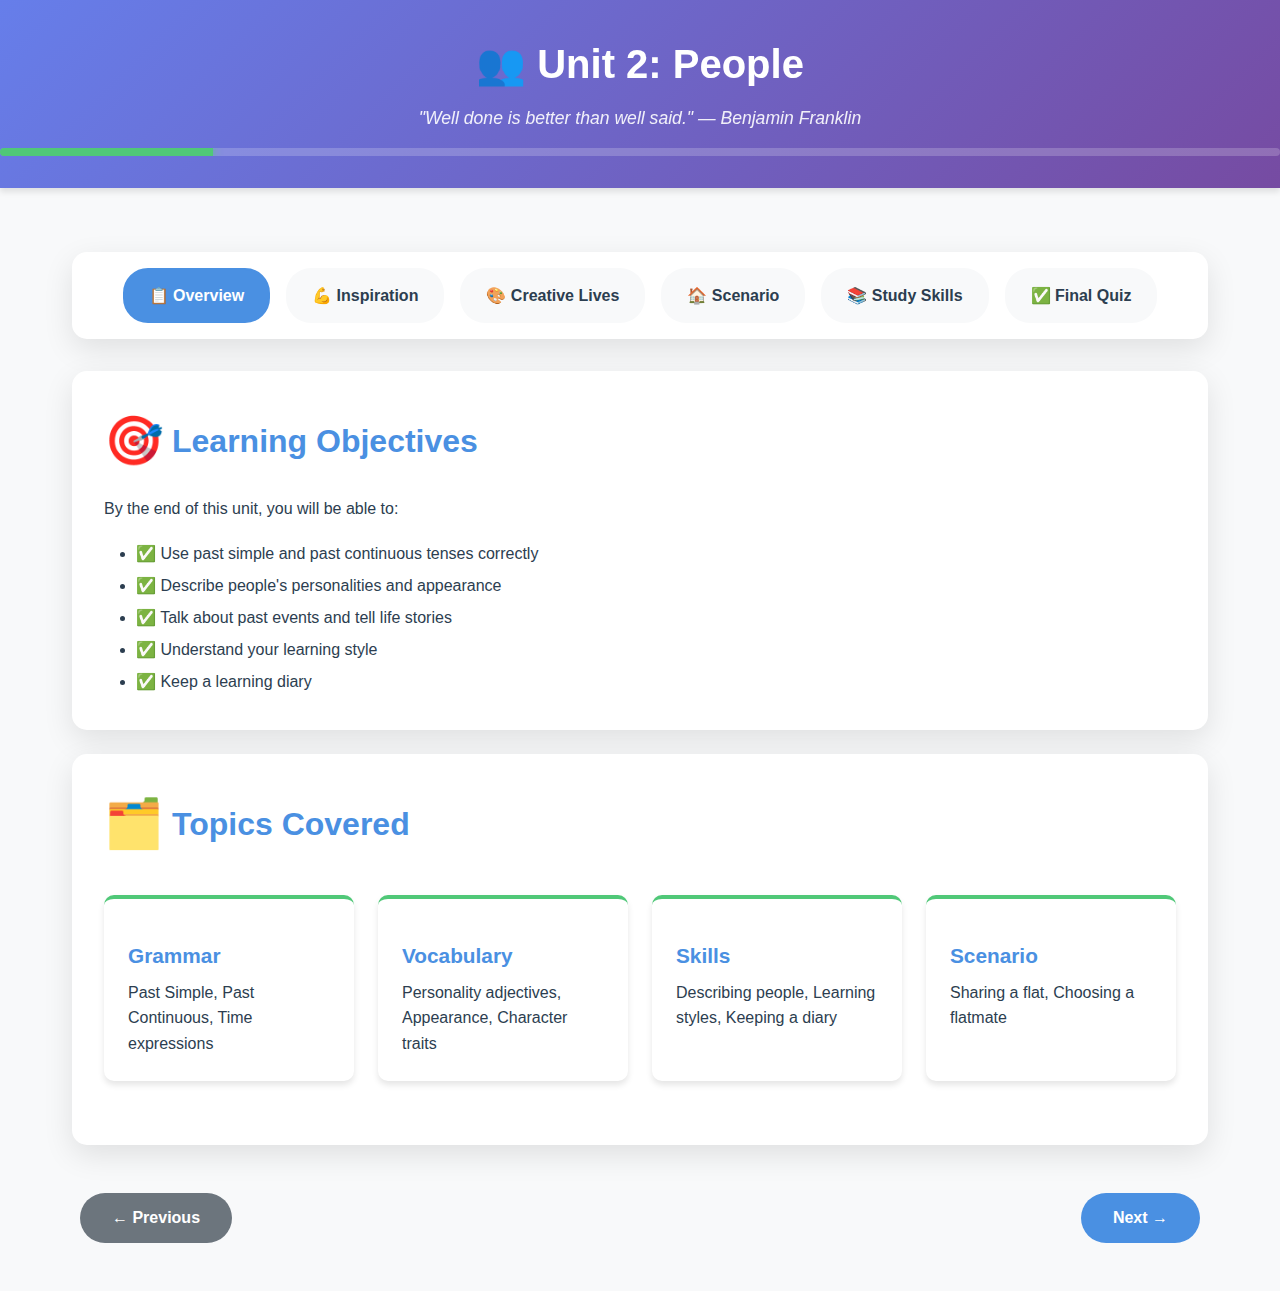
<file: people_lesson.html>
<!DOCTYPE html>
<html lang="en">
<head>
    <meta charset="UTF-8">
    <meta name="viewport" content="width=device-width, initial-scale=1.0">
    <title>Unit 2: People - Interactive Lesson</title>
    <link rel="stylesheet" href="lesson.css">
</head>
<body>
    <header>
        <h1>👥 Unit 2: People</h1>
        <p>"Well done is better than well said." — Benjamin Franklin</p>
        <div class="progress-container">
            <div class="progress-bar" id="progressBar"></div>
        </div>
    </header>

    <div class="container">
        <!-- Navigation Pills -->
        <div class="nav-pills" id="navPills">
            <div class="nav-pill active" data-section="intro">📋 Overview</div>
            <div class="nav-pill" data-section="inspiration">💪 Inspiration</div>
            <div class="nav-pill" data-section="creative">🎨 Creative Lives</div>
            <div class="nav-pill" data-section="scenario">🏠 Scenario</div>
            <div class="nav-pill" data-section="study">📚 Study Skills</div>
            <div class="nav-pill" data-section="quiz">✅ Final Quiz</div>
        </div>

        <!-- Section: Overview -->
        <div class="section active" id="intro">
            <div class="card">
                <h2><span class="emoji">🎯</span> Learning Objectives</h2>
                <p>By the end of this unit, you will be able to:</p>
                <ul style="margin-left: 2rem; margin-top: 1rem; line-height: 2;">
                    <li>✅ Use past simple and past continuous tenses correctly</li>
                    <li>✅ Describe people's personalities and appearance</li>
                    <li>✅ Talk about past events and tell life stories</li>
                    <li>✅ Understand your learning style</li>
                    <li>✅ Keep a learning diary</li>
                </ul>
            </div>

            <div class="card">
                <h2><span class="emoji">🗂️</span> Topics Covered</h2>
                <div class="vocab-grid">
                    <div class="vocab-card">
                        <h4>Grammar</h4>
                        <p>Past Simple, Past Continuous, Time expressions</p>
                    </div>
                    <div class="vocab-card">
                        <h4>Vocabulary</h4>
                        <p>Personality adjectives, Appearance, Character traits</p>
                    </div>
                    <div class="vocab-card">
                        <h4>Skills</h4>
                        <p>Describing people, Learning styles, Keeping a diary</p>
                    </div>
                    <div class="vocab-card">
                        <h4>Scenario</h4>
                        <p>Sharing a flat, Choosing a flatmate</p>
                    </div>
                </div>
            </div>
        </div>

        <!-- Section 2.1: INSPIRATION -->
        <div class="section" id="inspiration">
            <div class="card">
                <h2><span class="emoji">💪</span> 2.1 INSPIRATION</h2>

                <h3>Reading: Housewife Races Out of Poverty</h3>
                <div class="reading-text">
                    <p>Yesterday, Chimokel Chilapong, a Kenyan housewife and mother of four, beat hundreds of professional athletes and won the Nairobi marathon and $12,000. <button class="speaker-btn" onclick="playAudio('housewife_story_sentence1')">🔊</button></p>

                    <p>This was her first marathon race and she ran it in 2 hours, 39 minutes and 9 seconds. The other runners included professionals such as Joyce Chepchumba, the three times winner of the London marathon. <button class="speaker-btn" onclick="playAudio('housewife_story_sentence2')">🔊</button></p>

                    <p>Chimokel only started running a year ago, in April, to pay for her children's education. Now, in Kenya, she is a hero and an inspirational person. <button class="speaker-btn" onclick="playAudio('housewife_story_sentence3')">🔊</button></p>

                    <p>People think she is a determined woman, a dedicated mother and a talented person. Next week, there is a party in her honour. <button class="speaker-btn" onclick="playAudio('housewife_story_sentence4')">🔊</button></p>
                </div>

                <h3><span class="emoji">❓</span> Exercise 2: Comprehension Questions</h3>
                <div class="quiz-container">
                    <div class="quiz-question">
                        <h4>1. What does Chimokel normally do in her life?</h4>
                        <input type="text" class="fill-blank" id="comp1" placeholder="Your answer" style="width: 80%; min-width: 300px;">
                    </div>
                    <div class="quiz-question">
                        <h4>2. What is Joyce Chepchumba's job?</h4>
                        <input type="text" class="fill-blank" id="comp2" placeholder="Your answer" style="width: 80%; min-width: 300px;">
                    </div>
                    <div class="quiz-question">
                        <h4>3. Why does Chimokel run in these races?</h4>
                        <input type="text" class="fill-blank" id="comp3" placeholder="Your answer" style="width: 80%; min-width: 300px;">
                    </div>
                    <div class="quiz-question">
                        <h4>4. What do the Kenyans think of her?</h4>
                        <input type="text" class="fill-blank" id="comp4" placeholder="Your answer" style="width: 80%; min-width: 300px;">
                    </div>
                    <button class="check-btn" onclick="checkComprehension()">Check Answers</button>
                    <div class="score-display" id="compScore"></div>
                </div>
            </div>

            <div class="card">
                <h3><span class="emoji">📝</span> Vocabulary: Personality Adjectives</h3>
                <div class="vocab-grid">
                    <div class="vocab-card">
                        <h4>dedicated <button class="speaker-btn" onclick="playAudio('personality_dedicated')">🔊</button></h4>
                        <div class="type">adjective</div>
                        <div class="meaning">Working hard at something because it's very important to you <button class="speaker-btn" onclick="playAudio('personality_def_dedicated')">🔊</button></div>
                    </div>
                    <div class="vocab-card">
                        <h4>determined <button class="speaker-btn" onclick="playAudio('personality_determined')">🔊</button></h4>
                        <div class="type">adjective</div>
                        <div class="meaning">Having a strong desire to succeed <button class="speaker-btn" onclick="playAudio('personality_def_determined')">🔊</button></div>
                    </div>
                    <div class="vocab-card">
                        <h4>friendly <button class="speaker-btn" onclick="playAudio('personality_friendly')">🔊</button></h4>
                        <div class="type">adjective</div>
                        <div class="meaning">Behaving in a kind and pleasant way <button class="speaker-btn" onclick="playAudio('personality_def_friendly')">🔊</button></div>
                    </div>
                    <div class="vocab-card">
                        <h4>hard-working <button class="speaker-btn" onclick="playAudio('personality_hardworking')">🔊</button></h4>
                        <div class="type">adjective</div>
                        <div class="meaning">Putting a lot of effort into your job <button class="speaker-btn" onclick="playAudio('personality_def_hardworking')">🔊</button></div>
                    </div>
                    <div class="vocab-card">
                        <h4>helpful <button class="speaker-btn" onclick="playAudio('personality_helpful')">🔊</button></h4>
                        <div class="type">adjective</div>
                        <div class="meaning">Always ready to help other people <button class="speaker-btn" onclick="playAudio('personality_def_helpful')">🔊</button></div>
                    </div>
                    <div class="vocab-card">
                        <h4>inspirational <button class="speaker-btn" onclick="playAudio('personality_inspirational')">🔊</button></h4>
                        <div class="type">adjective</div>
                        <div class="meaning">Making people want to achieve something <button class="speaker-btn" onclick="playAudio('personality_def_inspirational')">🔊</button></div>
                    </div>
                    <div class="vocab-card">
                        <h4>kind <button class="speaker-btn" onclick="playAudio('personality_kind')">🔊</button></h4>
                        <div class="type">adjective</div>
                        <div class="meaning">Caring about others and being generous <button class="speaker-btn" onclick="playAudio('personality_def_kind')">🔊</button></div>
                    </div>
                    <div class="vocab-card">
                        <h4>lovely <button class="speaker-btn" onclick="playAudio('personality_lovely')">🔊</button></h4>
                        <div class="type">adjective</div>
                        <div class="meaning">Very attractive or beautiful <button class="speaker-btn" onclick="playAudio('personality_def_lovely')">🔊</button></div>
                    </div>
                    <div class="vocab-card">
                        <h4>patient <button class="speaker-btn" onclick="playAudio('personality_patient')">🔊</button></h4>
                        <div class="type">adjective</div>
                        <div class="meaning">Able to wait calmly for a long time <button class="speaker-btn" onclick="playAudio('personality_def_patient')">🔊</button></div>
                    </div>
                    <div class="vocab-card">
                        <h4>talented <button class="speaker-btn" onclick="playAudio('personality_talented')">🔊</button></h4>
                        <div class="type">adjective</div>
                        <div class="meaning">Having a natural ability to do something well <button class="speaker-btn" onclick="playAudio('personality_def_talented')">🔊</button></div>
                    </div>
                </div>

                <h3><span class="emoji">✏️</span> Exercise 4b: Choose the Best Adjective</h3>
                <div class="quiz-container">
                    <div class="quiz-question">
                        <h4>1. She is very _____. She always does her training.</h4>
                        <div class="quiz-options">
                            <label class="quiz-option"><input type="radio" name="vocab1" value="a"> dedicated</label>
                            <label class="quiz-option"><input type="radio" name="vocab1" value="b"> lovely</label>
                            <label class="quiz-option"><input type="radio" name="vocab1" value="c"> friendly</label>
                        </div>
                    </div>
                    <div class="quiz-question">
                        <h4>2. Her husband is _____. He makes breakfast every morning.</h4>
                        <div class="quiz-options">
                            <label class="quiz-option"><input type="radio" name="vocab2" value="a"> helpful</label>
                            <label class="quiz-option"><input type="radio" name="vocab2" value="b"> talented</label>
                            <label class="quiz-option"><input type="radio" name="vocab2" value="c"> determined</label>
                        </div>
                    </div>
                    <div class="quiz-question">
                        <h4>3. She is very _____. She never stops and she wants to succeed.</h4>
                        <div class="quiz-options">
                            <label class="quiz-option"><input type="radio" name="vocab3" value="a"> kind</label>
                            <label class="quiz-option"><input type="radio" name="vocab3" value="b"> patient</label>
                            <label class="quiz-option"><input type="radio" name="vocab3" value="c"> determined</label>
                        </div>
                    </div>
                    <div class="quiz-question">
                        <h4>4. She is _____. Many people now want to succeed like her.</h4>
                        <div class="quiz-options">
                            <label class="quiz-option"><input type="radio" name="vocab4" value="a"> hard-working</label>
                            <label class="quiz-option"><input type="radio" name="vocab4" value="b"> inspirational</label>
                            <label class="quiz-option"><input type="radio" name="vocab4" value="c"> kind</label>
                        </div>
                    </div>
                    <button class="check-btn" onclick="checkVocabExercise()">Check Answers</button>
                    <div class="score-display" id="vocabScore"></div>
                </div>
            </div>

            <div class="card">
                <h3><span class="emoji">📖</span> Grammar: Past Simple</h3>
                <div class="info-box tip">
                    <p><strong>We use the past simple to talk about finished actions and situations in the past.</strong></p>
                    <p style="margin-top: 1rem;">We know, and often say, the time of the action or situation.</p>
                    <ul style="margin-left: 2rem; margin-top: 1rem;">
                        <li><strong>Regular verbs:</strong> add -ed to the infinitive (e.g., started, trained)</li>
                        <li><strong>Sometimes only -d:</strong> e.g., arrived, lived</li>
                        <li><strong>Spelling changes:</strong> e.g., married, tried</li>
                        <li><strong>Irregular verbs:</strong> use a different word (e.g., left, went, won)</li>
                    </ul>
                </div>

                <h3><span class="emoji">✏️</span> Exercise 5a: Match Beginnings and Endings</h3>
                <div class="quiz-container">
                    <div class="quiz-question">
                        <h4>1. Her mother died ___</h4>
                        <select class="fill-blank" id="match1" style="min-width: 200px; padding: 0.5rem;">
                            <option value="">Choose...</option>
                            <option value="a">when she was sixteen</option>
                            <option value="b">one year ago</option>
                            <option value="c">one year later</option>
                            <option value="d">in the same year</option>
                        </select>
                    </div>
                    <div class="quiz-question">
                        <h4>2. She left school ___</h4>
                        <select class="fill-blank" id="match2" style="min-width: 200px; padding: 0.5rem;">
                            <option value="">Choose...</option>
                            <option value="a">when she was sixteen</option>
                            <option value="b">one year ago</option>
                            <option value="c">one year later</option>
                            <option value="d">in the same year</option>
                        </select>
                    </div>
                    <div class="quiz-question">
                        <h4>3. She married Benjamin ___</h4>
                        <select class="fill-blank" id="match3" style="min-width: 200px; padding: 0.5rem;">
                            <option value="">Choose...</option>
                            <option value="a">when she was sixteen</option>
                            <option value="b">one year ago</option>
                            <option value="c">one year later</option>
                            <option value="d">in the same year</option>
                        </select>
                    </div>
                    <div class="quiz-question">
                        <h4>4. She started training ___</h4>
                        <select class="fill-blank" id="match4" style="min-width: 200px; padding: 0.5rem;">
                            <option value="">Choose...</option>
                            <option value="a">when she was sixteen</option>
                            <option value="b">one year ago</option>
                            <option value="c">one year later</option>
                            <option value="d">in the same year</option>
                        </select>
                    </div>
                    <button class="check-btn" onclick="checkMatching()">Check Answers</button>
                    <div class="score-display" id="matchScore"></div>
                </div>

                <h3><span class="emoji">📝</span> Exercise 6: Complete the Interview</h3>
                <div class="quiz-container">
                    <div class="info-box warning">
                        <strong>Instructions:</strong> Use the correct form of the verbs: be, not come, eat, not have, prepare, run, speak, stay, train, watch, get up
                    </div>

                    <div style="background: #fff; padding: 1.5rem; border-radius: 10px; line-height: 2.2;">
                        <p><strong>J:</strong> Tell us more about your training. How did you prepare for the race?</p>

                        <p><strong>C:</strong> Well, I <input type="text" class="fill-blank" id="int1" placeholder="..."> every day. I <input type="text" class="fill-blank" id="int2" placeholder="..."> about ten kilometres each time.</p>

                        <p><strong>J:</strong> How did you feel before the race?</p>

                        <p><strong>C:</strong> I <input type="text" class="fill-blank" id="int3" placeholder="..."> a bit nervous. I <input type="text" class="fill-blank" id="int4" placeholder="..."> at five o'clock because I couldn't sleep.</p>

                        <p><strong>J:</strong> Did you <input type="text" class="fill-blank" id="int5" placeholder="..."> special food? Did you have a special diet?</p>

                        <p><strong>C:</strong> No, I didn't. I <input type="text" class="fill-blank" id="int6" placeholder="..."> my normal food, with my family every day.</p>

                        <p><strong>J:</strong> Did your family <input type="text" class="fill-blank" id="int7" placeholder="..."> the race?</p>

                        <p><strong>C:</strong> No, they didn't. They <input type="text" class="fill-blank" id="int8" placeholder="..."> to Nairobi. We <input type="text" class="fill-blank" id="int9" placeholder="..."> the money for that. They <input type="text" class="fill-blank" id="int10" placeholder="..."> in the village. I <input type="text" class="fill-blank" id="int11" placeholder="..."> to them on the phone after the race.</p>
                    </div>

                    <button class="check-btn" onclick="checkInterview()">Check Answers</button>
                    <div class="score-display" id="intScore"></div>
                </div>

                <div class="info-box success">
                    <h4>Grammar Tip: Time Expressions</h4>
                    <ul style="margin-left: 2rem;">
                        <li>Use <strong>in</strong> with years and months: <em>in 2006, in July</em> <button class="speaker-btn" onclick="playAudio('time_in')">🔊</button></li>
                        <li>Use <strong>on</strong> with days: <em>on Monday, on Sunday</em> <button class="speaker-btn" onclick="playAudio('time_on')">🔊</button></li>
                        <li>Use <strong>at</strong> with times: <em>at seven o'clock, at 8.15</em> <button class="speaker-btn" onclick="playAudio('time_at')">🔊</button></li>
                    </ul>
                </div>
            </div>
        </div>

        <!-- Section 2.2: CREATIVE LIVES (Frida Kahlo) -->
        <div class="section" id="creative">
            <div class="card">
                <h2><span class="emoji">🎨</span> 2.2 CREATIVE LIVES</h2>

                <h3>Reading: Frida Kahlo (1907–1954)</h3>
                <div class="reading-text">
                    <p><strong>Introduction:</strong> Frida Kahlo was a Mexican painter. Her colourful paintings show her powerful feelings about herself and the world around her. Some of her recent fans include Madonna and Robert de Niro. <button class="speaker-btn" onclick="playAudio('frida_intro')">🔊</button></p>

                    <h4 style="color: var(--primary-color); margin-top: 1.5rem;">Life</h4>
                    <p>Her life began and ended in Mexico City. When Kahlo was six years old, she had a serious disease (polio) that damaged her right leg forever. However, she was a clever and determined young woman and went to one of the top schools in Mexico. <button class="speaker-btn" onclick="playAudio('frida_life1')">🔊</button></p>

                    <p>When she was fifteen, she met the famous painter Diego Rivera. He was doing a painting on a wall at her school at that time. Then, at the age of eighteen, Kahlo was in a terrible accident. She was travelling on a bus when a tram crashed into it. <button class="speaker-btn" onclick="playAudio('frida_life2')">🔊</button></p>

                    <p>She began to paint while she was recovering from the accident because she was bored in bed. During the rest of her life she had over 30 operations to try to correct her physical problems. <button class="speaker-btn" onclick="playAudio('frida_life3')">🔊</button></p>

                    <p>In 1929, she married Diego Rivera but their relationship was often stormy. Soon after she got married, Kahlo started to wear traditional Mexican clothes and jewellery, and she also started to wear her hair high on her head. <button class="speaker-btn" onclick="playAudio('frida_life4')">🔊</button></p>

                    <p>She visited the United States and France, and met many important people. While she was staying in Paris, she appeared on the front cover of Vogue magazine. When she wasn't working, she liked singing and telling jokes at parties. <button class="speaker-btn" onclick="playAudio('frida_life5')">🔊</button></p>

                    <h4 style="color: var(--primary-color); margin-top: 1.5rem;">Work</h4>
                    <p>Kahlo produced about 200 works in her life. Many of them were self-portraits – a mixture of dreams and reality. In them, we can see that she was very proud of Mexico. <button class="speaker-btn" onclick="playAudio('frida_work1')">🔊</button></p>

                    <p>Her paintings also tell us about politics, power relationships between rich and poor countries, Eastern and Western philosophy and the position of women in society. Many people admired her work, including Pablo Picasso. <button class="speaker-btn" onclick="playAudio('frida_work2')">🔊</button></p>
                </div>

                <h3><span class="emoji">❓</span> Exercise 2b: True or False?</h3>
                <div class="quiz-container">
                    <div class="quiz-question">
                        <h4>1. Frida Kahlo had a good education.</h4>
                        <div class="quiz-options">
                            <label class="quiz-option"><input type="radio" name="tf1" value="true"> True</label>
                            <label class="quiz-option"><input type="radio" name="tf1" value="false"> False</label>
                            <label class="quiz-option"><input type="radio" name="tf1" value="ns"> Not Say</label>
                        </div>
                    </div>
                    <div class="quiz-question">
                        <h4>2. She had two very bad experiences when she was young.</h4>
                        <div class="quiz-options">
                            <label class="quiz-option"><input type="radio" name="tf2" value="true"> True</label>
                            <label class="quiz-option"><input type="radio" name="tf2" value="false"> False</label>
                            <label class="quiz-option"><input type="radio" name="tf2" value="ns"> Not Say</label>
                        </div>
                    </div>
                    <div class="quiz-question">
                        <h4>3. She was on a tram when a bus crashed into it.</h4>
                        <div class="quiz-options">
                            <label class="quiz-option"><input type="radio" name="tf3" value="true"> True</label>
                            <label class="quiz-option"><input type="radio" name="tf3" value="false"> False</label>
                            <label class="quiz-option"><input type="radio" name="tf3" value="ns"> Not Say</label>
                        </div>
                    </div>
                    <div class="quiz-question">
                        <h4>4. She started painting when she met Diego Rivera.</h4>
                        <div class="quiz-options">
                            <label class="quiz-option"><input type="radio" name="tf4" value="true"> True</label>
                            <label class="quiz-option"><input type="radio" name="tf4" value="false"> False</label>
                            <label class="quiz-option"><input type="radio" name="tf4" value="ns"> Not Say</label>
                        </div>
                    </div>
                    <div class="quiz-question">
                        <h4>5. She travelled a lot in Mexico.</h4>
                        <div class="quiz-options">
                            <label class="quiz-option"><input type="radio" name="tf5" value="true"> True</label>
                            <label class="quiz-option"><input type="radio" name="tf5" value="false"> False</label>
                            <label class="quiz-option"><input type="radio" name="tf5" value="ns"> Not Say</label>
                        </div>
                    </div>
                    <div class="quiz-question">
                        <h4>6. People didn't think that she was a talented painter.</h4>
                        <div class="quiz-options">
                            <label class="quiz-option"><input type="radio" name="tf6" value="true"> True</label>
                            <label class="quiz-option"><input type="radio" name="tf6" value="false"> False</label>
                            <label class="quiz-option"><input type="radio" name="tf6" value="ns"> Not Say</label>
                        </div>
                    </div>
                    <button class="check-btn" onclick="checkTrueFalse()">Check Answers</button>
                    <div class="score-display" id="tfScore"></div>
                </div>
            </div>

            <div class="card">
                <h3><span class="emoji">📖</span> Grammar: Past Continuous</h3>
                <div class="info-box tip">
                    <p><strong>We use the past continuous to talk about a longer background action in the past, when a shorter action interrupts it or happens during it.</strong></p>
                    <p style="margin-top: 1rem;">We use the <strong>past simple</strong> for the shorter action.</p>
                    <p style="margin-top: 1rem;">Examples:</p>
                    <ul style="margin-left: 2rem;">
                        <li>She <strong>was travelling</strong> on a bus when a tram <strong>crashed</strong> into it. <button class="speaker-btn" onclick="playAudio('past_cont_ex1')">🔊</button></li>
                        <li>She began to paint while she <strong>was recovering</strong> from the accident. <button class="speaker-btn" onclick="playAudio('past_cont_ex2')">🔊</button></li>
                    </ul>
                    <p style="margin-top: 1rem;"><strong>Form:</strong> was/were + verb-ing</p>
                </div>

                <h3><span class="emoji">✏️</span> Exercise 5: Complete the Texts</h3>
                <div class="quiz-container">
                    <div class="info-box warning">
                        <strong>Instructions:</strong> Use the past continuous or past simple of the verbs.
                    </div>

                    <div style="background: #fff; padding: 1.5rem; border-radius: 10px; line-height: 2;">
                        <h4 style="color: var(--primary-color);">A. John Lennon</h4>
                        <p><strong>John Lennon</strong> was an inspirational British musician from Liverpool and in the most famous pop group of all time – The Beatles.</p>
                        <p>In 1980, he <input type="text" class="fill-blank" id="pc1" placeholder="return"> (return) to his home in New York when someone <input type="text" class="fill-blank" id="pc2" placeholder="shoot"> (shoot) and <input type="text" class="fill-blank" id="pc3" placeholder="kill"> (kill) him.</p>

                        <h4 style="color: var(--primary-color); margin-top: 2rem;">B. Hassan Fathy</h4>
                        <p><strong>Hassan Fathy</strong> was an important Egyptian architect.</p>
                        <p>He <input type="text" class="fill-blank" id="pc4" placeholder="design"> (design) his first building in the 1930s, when he <input type="text" class="fill-blank" id="pc5" placeholder="teach"> (teach) at the Faculty of Fine Arts in Cairo. He <input type="text" class="fill-blank" id="pc6" placeholder="build"> (build) modern houses in the traditional Egyptian style.</p>

                        <h4 style="color: var(--primary-color); margin-top: 2rem;">C. Junichiro Tanizaki</h4>
                        <p><strong>Junichiro Tanizaki</strong> was a Japanese writer. He <input type="text" class="fill-blank" id="pc7" placeholder="write"> (write) about Japanese culture and the influence of western countries on Japan.</p>
                        <p>In 1923, when he <input type="text" class="fill-blank" id="pc8" placeholder="live"> (live) in Tokyo, a great earthquake <input type="text" class="fill-blank" id="pc9" placeholder="destroy"> (destroy) his home and he <input type="text" class="fill-blank" id="pc10" placeholder="move"> (move) to Osaka.</p>
                    </div>

                    <button class="check-btn" onclick="checkPastContinuous()">Check Answers</button>
                    <div class="score-display" id="pcScore"></div>
                </div>
            </div>
        </div>

        <!-- Section 2.3: SCENARIO (Sharing a Flat) -->
        <div class="section" id="scenario">
            <div class="card">
                <h2><span class="emoji">🏠</span> 2.3 SCENARIO: Sharing a Flat</h2>

                <h3>Vocabulary: Opposite Adjectives</h3>
                <table>
                    <thead>
                        <tr>
                            <th>Adjective</th>
                            <th>Opposite</th>
                            <th>Audio</th>
                        </tr>
                    </thead>
                    <tbody>
                        <tr>
                            <td><strong>polite</strong></td>
                            <td>rude</td>
                            <td><button class="speaker-btn" onclick="playAudio('opposites_polite_rude')">🔊</button></td>
                        </tr>
                        <tr>
                            <td><strong>friendly</strong></td>
                            <td>unfriendly</td>
                            <td><button class="speaker-btn" onclick="playAudio('opposites_friendly_unfriendly')">🔊</button></td>
                        </tr>
                        <tr>
                            <td><strong>confident</strong></td>
                            <td>shy</td>
                            <td><button class="speaker-btn" onclick="playAudio('opposites_confident_shy')">🔊</button></td>
                        </tr>
                        <tr>
                            <td><strong>nice</strong></td>
                            <td>horrible</td>
                            <td><button class="speaker-btn" onclick="playAudio('opposites_nice_horrible')">🔊</button></td>
                        </tr>
                        <tr>
                            <td><strong>cheerful</strong></td>
                            <td>miserable</td>
                            <td><button class="speaker-btn" onclick="playAudio('opposites_cheerful_miserable')">🔊</button></td>
                        </tr>
                        <tr>
                            <td><strong>hard-working</strong></td>
                            <td>lazy</td>
                            <td><button class="speaker-btn" onclick="playAudio('opposites_hardworking_lazy')">🔊</button></td>
                        </tr>
                        <tr>
                            <td><strong>clever</strong></td>
                            <td>stupid</td>
                            <td><button class="speaker-btn" onclick="playAudio('opposites_clever_stupid')">🔊</button></td>
                        </tr>
                        <tr>
                            <td><strong>chatty</strong></td>
                            <td>quiet</td>
                            <td><button class="speaker-btn" onclick="playAudio('opposites_chatty_quiet')">🔊</button></td>
                        </tr>
                    </tbody>
                </table>

                <h3><span class="emoji">🗣️</span> Key Language: Describing People</h3>
                <div class="info-box tip">
                    <h4>Important Questions:</h4>
                    <ul style="margin-left: 2rem; line-height: 2;">
                        <li><strong>What's he like?</strong> <button class="speaker-btn" onclick="playAudio('describe_question1')">🔊</button> → Personality (He's friendly, He seems honest)</li>
                        <li><strong>What does he look like?</strong> <button class="speaker-btn" onclick="playAudio('describe_question2')">🔊</button> → Appearance (He's got short hair, He looks smart)</li>
                        <li><strong>What is he like?</strong> <button class="speaker-btn" onclick="playAudio('describe_question3')">🔊</button> → Interests (He likes cooking, He enjoys sport)</li>
                        <li><strong>Would you like to live with him?</strong> <button class="speaker-btn" onclick="playAudio('describe_question4')">🔊</button> → Opinion</li>
                    </ul>
                </div>

                <h3><span class="emoji">✏️</span> Exercise: Match Opposites</h3>
                <div class="quiz-container">
                    <div class="quiz-question">
                        <h4>1. polite ↔</h4>
                        <select class="fill-blank" id="opp1" style="min-width: 150px; padding: 0.5rem;">
                            <option value="">Choose...</option>
                            <option value="c">rude</option>
                            <option value="e">unfriendly</option>
                            <option value="a">shy</option>
                            <option value="b">horrible</option>
                            <option value="d">miserable</option>
                            <option value="h">lazy</option>
                            <option value="f">stupid</option>
                            <option value="g">quiet</option>
                        </select>
                    </div>
                    <div class="quiz-question">
                        <h4>2. friendly ↔</h4>
                        <select class="fill-blank" id="opp2" style="min-width: 150px; padding: 0.5rem;">
                            <option value="">Choose...</option>
                            <option value="c">rude</option>
                            <option value="e">unfriendly</option>
                            <option value="a">shy</option>
                            <option value="b">horrible</option>
                            <option value="d">miserable</option>
                            <option value="h">lazy</option>
                            <option value="f">stupid</option>
                            <option value="g">quiet</option>
                        </select>
                    </div>
                    <div class="quiz-question">
                        <h4>3. confident ↔</h4>
                        <select class="fill-blank" id="opp3" style="min-width: 150px; padding: 0.5rem;">
                            <option value="">Choose...</option>
                            <option value="c">rude</option>
                            <option value="e">unfriendly</option>
                            <option value="a">shy</option>
                            <option value="b">horrible</option>
                            <option value="d">miserable</option>
                            <option value="h">lazy</option>
                            <option value="f">stupid</option>
                            <option value="g">quiet</option>
                        </select>
                    </div>
                    <div class="quiz-question">
                        <h4>4. nice ↔</h4>
                        <select class="fill-blank" id="opp4" style="min-width: 150px; padding: 0.5rem;">
                            <option value="">Choose...</option>
                            <option value="c">rude</option>
                            <option value="e">unfriendly</option>
                            <option value="a">shy</option>
                            <option value="b">horrible</option>
                            <option value="d">miserable</option>
                            <option value="h">lazy</option>
                            <option value="f">stupid</option>
                            <option value="g">quiet</option>
                        </select>
                    </div>
                    <button class="check-btn" onclick="checkOpposites()">Check Answers</button>
                    <div class="score-display" id="oppScore"></div>
                </div>
            </div>

            <div class="card">
                <h3><span class="emoji">💬</span> Speaking Task: Describe Someone</h3>
                <div class="quiz-container">
                    <p><strong>Think of someone you know (a friend or family member).</strong> Write notes to answer these questions:</p>

                    <div style="line-height: 2.5;">
                        <p><strong>1. What's his/her name?</strong></p>
                        <input type="text" class="fill-blank" id="desc1" placeholder="Name" style="width: 80%; min-width: 300px;">

                        <p style="margin-top: 1rem;"><strong>2. What's he/she like? (personality)</strong></p>
                        <textarea id="desc2" placeholder="e.g., friendly, kind, hard-working..." style="min-height: 80px;"></textarea>

                        <p style="margin-top: 1rem;"><strong>3. What does he/she look like? (appearance)</strong></p>
                        <textarea id="desc3" placeholder="e.g., tall, short brown hair, blue eyes..." style="min-height: 80px;"></textarea>

                        <p style="margin-top: 1rem;"><strong>4. What does he/she like doing?</strong></p>
                        <textarea id="desc4" placeholder="e.g., playing football, reading books, cooking..." style="min-height: 80px;"></textarea>
                    </div>

                    <button class="submit-btn" onclick="saveDescription()">Save My Description</button>
                    <div class="score-display" id="descMessage"></div>
                </div>
            </div>
        </div>

        <!-- Section 2.4: STUDY AND WRITING SKILLS -->
        <div class="section" id="study">
            <div class="card">
                <h2><span class="emoji">📚</span> 2.4 STUDY AND WRITING SKILLS</h2>

                <h3>Learning Styles Questionnaire</h3>
                <div class="info-box warning">
                    <p><strong>Everyone learns in different ways.</strong> Do this questionnaire to find out your learning style.</p>
                    <p style="margin-top: 0.5rem;">Give each statement a mark out of 5:</p>
                    <ul style="margin-left: 2rem;">
                        <li><strong>5</strong> = Yes, a lot / Always</li>
                        <li><strong>4</strong> = Usually / Often</li>
                        <li><strong>3</strong> = Sometimes</li>
                        <li><strong>2</strong> = Rarely / Not much</li>
                        <li><strong>1</strong> = Never / Not at all</li>
                    </ul>
                </div>

                <div class="quiz-container">
                    <h4 style="color: var(--primary-color);">Category A: Visual Learner</h4>

                    <div class="quiz-question">
                        <p>1. Can you remember any of the photos in Unit 1 of this course book?</p>
                        <select class="fill-blank" id="ls1" style="min-width: 100px; padding: 0.5rem;">
                            <option value="">...</option>
                            <option value="1">1</option>
                            <option value="2">2</option>
                            <option value="3">3</option>
                            <option value="4">4</option>
                            <option value="5">5</option>
                        </select>
                    </div>

                    <div class="quiz-question">
                        <p>2. Do you find it easy to understand charts and diagrams?</p>
                        <select class="fill-blank" id="ls2" style="min-width: 100px; padding: 0.5rem;">
                            <option value="">...</option>
                            <option value="1">1</option>
                            <option value="2">2</option>
                            <option value="3">3</option>
                            <option value="4">4</option>
                            <option value="5">5</option>
                        </select>
                    </div>

                    <div class="quiz-question">
                        <p>3. To remember the spelling of a word, do you write it down several times?</p>
                        <select class="fill-blank" id="ls3" style="min-width: 100px; padding: 0.5rem;">
                            <option value="">...</option>
                            <option value="1">1</option>
                            <option value="2">2</option>
                            <option value="3">3</option>
                            <option value="4">4</option>
                            <option value="5">5</option>
                        </select>
                    </div>

                    <div class="quiz-question">
                        <p>4. Can you find mistakes in your own writing?</p>
                        <select class="fill-blank" id="ls4" style="min-width: 100px; padding: 0.5rem;">
                            <option value="">...</option>
                            <option value="1">1</option>
                            <option value="2">2</option>
                            <option value="3">3</option>
                            <option value="4">4</option>
                            <option value="5">5</option>
                        </select>
                    </div>

                    <div class="quiz-question">
                        <p>5. Are you good at using maps?</p>
                        <select class="fill-blank" id="ls5" style="min-width: 100px; padding: 0.5rem;">
                            <option value="">...</option>
                            <option value="1">1</option>
                            <option value="2">2</option>
                            <option value="3">3</option>
                            <option value="4">4</option>
                            <option value="5">5</option>
                        </select>
                    </div>

                    <div class="quiz-question">
                        <p>6. Have you got a good memory for people's faces?</p>
                        <select class="fill-blank" id="ls6" style="min-width: 100px; padding: 0.5rem;">
                            <option value="">...</option>
                            <option value="1">1</option>
                            <option value="2">2</option>
                            <option value="3">3</option>
                            <option value="4">4</option>
                            <option value="5">5</option>
                        </select>
                    </div>

                    <div class="quiz-question">
                        <p>7. When you get a new piece of equipment (e.g. a DVD player), do you read the instruction book carefully?</p>
                        <select class="fill-blank" id="ls7" style="min-width: 100px; padding: 0.5rem;">
                            <option value="">...</option>
                            <option value="1">1</option>
                            <option value="2">2</option>
                            <option value="3">3</option>
                            <option value="4">4</option>
                            <option value="5">5</option>
                        </select>
                    </div>

                    <div class="quiz-question">
                        <p>8. When you were a child, did you enjoy reading books in your free time?</p>
                        <select class="fill-blank" id="ls8" style="min-width: 100px; padding: 0.5rem;">
                            <option value="">...</option>
                            <option value="1">1</option>
                            <option value="2">2</option>
                            <option value="3">3</option>
                            <option value="4">4</option>
                            <option value="5">5</option>
                        </select>
                    </div>

                    <h4 style="color: var(--primary-color); margin-top: 2rem;">Category B: Auditory Learner</h4>

                    <div class="quiz-question">
                        <p>9. Do you enjoy discussions about the subjects you are studying?</p>
                        <select class="fill-blank" id="ls9" style="min-width: 100px; padding: 0.5rem;">
                            <option value="">...</option>
                            <option value="1">1</option>
                            <option value="2">2</option>
                            <option value="3">3</option>
                            <option value="4">4</option>
                            <option value="5">5</option>
                        </select>
                    </div>

                    <div class="quiz-question">
                        <p>10. Do you enjoy listening to lectures and talks?</p>
                        <select class="fill-blank" id="ls10" style="min-width: 100px; padding: 0.5rem;">
                            <option value="">...</option>
                            <option value="1">1</option>
                            <option value="2">2</option>
                            <option value="3">3</option>
                            <option value="4">4</option>
                            <option value="5">5</option>
                        </select>
                    </div>

                    <div class="quiz-question">
                        <p>11. To remember the spelling of a word, do you say the letters aloud?</p>
                        <select class="fill-blank" id="ls11" style="min-width: 100px; padding: 0.5rem;">
                            <option value="">...</option>
                            <option value="1">1</option>
                            <option value="2">2</option>
                            <option value="3">3</option>
                            <option value="4">4</option>
                            <option value="5">5</option>
                        </select>
                    </div>

                    <div class="quiz-question">
                        <p>12. Is it difficult for you to study in a noisy place?</p>
                        <select class="fill-blank" id="ls12" style="min-width: 100px; padding: 0.5rem;">
                            <option value="">...</option>
                            <option value="1">1</option>
                            <option value="2">2</option>
                            <option value="3">3</option>
                            <option value="4">4</option>
                            <option value="5">5</option>
                        </select>
                    </div>

                    <div class="quiz-question">
                        <p>13. Do you enjoy listening to books on CD?</p>
                        <select class="fill-blank" id="ls13" style="min-width: 100px; padding: 0.5rem;">
                            <option value="">...</option>
                            <option value="1">1</option>
                            <option value="2">2</option>
                            <option value="3">3</option>
                            <option value="4">4</option>
                            <option value="5">5</option>
                        </select>
                    </div>

                    <div class="quiz-question">
                        <p>14. When you think of a phone number, do you hear the numbers in your head?</p>
                        <select class="fill-blank" id="ls14" style="min-width: 100px; padding: 0.5rem;">
                            <option value="">...</option>
                            <option value="1">1</option>
                            <option value="2">2</option>
                            <option value="3">3</option>
                            <option value="4">4</option>
                            <option value="5">5</option>
                        </select>
                    </div>

                    <div class="quiz-question">
                        <p>15. When people tell you their names, do you remember them easily?</p>
                        <select class="fill-blank" id="ls15" style="min-width: 100px; padding: 0.5rem;">
                            <option value="">...</option>
                            <option value="1">1</option>
                            <option value="2">2</option>
                            <option value="3">3</option>
                            <option value="4">4</option>
                            <option value="5">5</option>
                        </select>
                    </div>

                    <div class="quiz-question">
                        <p>16. When you were a child, did you like listening to stories?</p>
                        <select class="fill-blank" id="ls16" style="min-width: 100px; padding: 0.5rem;">
                            <option value="">...</option>
                            <option value="1">1</option>
                            <option value="2">2</option>
                            <option value="3">3</option>
                            <option value="4">4</option>
                            <option value="5">5</option>
                        </select>
                    </div>

                    <h4 style="color: var(--primary-color); margin-top: 2rem;">Category C: Kinesthetic Learner</h4>

                    <div class="quiz-question">
                        <p>17. Do you learn best by doing things rather than reading about them?</p>
                        <select class="fill-blank" id="ls17" style="min-width: 100px; padding: 0.5rem;">
                            <option value="">...</option>
                            <option value="1">1</option>
                            <option value="2">2</option>
                            <option value="3">3</option>
                            <option value="4">4</option>
                            <option value="5">5</option>
                        </select>
                    </div>

                    <div class="quiz-question">
                        <p>18. Do you like doing experiments (e.g. in a laboratory)?</p>
                        <select class="fill-blank" id="ls18" style="min-width: 100px; padding: 0.5rem;">
                            <option value="">...</option>
                            <option value="1">1</option>
                            <option value="2">2</option>
                            <option value="3">3</option>
                            <option value="4">4</option>
                            <option value="5">5</option>
                        </select>
                    </div>

                    <div class="quiz-question">
                        <p>19. Do you enjoy role-plays?</p>
                        <select class="fill-blank" id="ls19" style="min-width: 100px; padding: 0.5rem;">
                            <option value="">...</option>
                            <option value="1">1</option>
                            <option value="2">2</option>
                            <option value="3">3</option>
                            <option value="4">4</option>
                            <option value="5">5</option>
                        </select>
                    </div>

                    <div class="quiz-question">
                        <p>20. Is it difficult for you to study when there are many things happening around you?</p>
                        <select class="fill-blank" id="ls20" style="min-width: 100px; padding: 0.5rem;">
                            <option value="">...</option>
                            <option value="1">1</option>
                            <option value="2">2</option>
                            <option value="3">3</option>
                            <option value="4">4</option>
                            <option value="5">5</option>
                        </select>
                    </div>

                    <div class="quiz-question">
                        <p>21. Do you move your hands a lot when you're talking?</p>
                        <select class="fill-blank" id="ls21" style="min-width: 100px; padding: 0.5rem;">
                            <option value="">...</option>
                            <option value="1">1</option>
                            <option value="2">2</option>
                            <option value="3">3</option>
                            <option value="4">4</option>
                            <option value="5">5</option>
                        </select>
                    </div>

                    <div class="quiz-question">
                        <p>22. When you get a new piece of equipment (e.g. a DVD player), do you ignore the instruction book?</p>
                        <select class="fill-blank" id="ls22" style="min-width: 100px; padding: 0.5rem;">
                            <option value="">...</option>
                            <option value="1">1</option>
                            <option value="2">2</option>
                            <option value="3">3</option>
                            <option value="4">4</option>
                            <option value="5">5</option>
                        </select>
                    </div>

                    <div class="quiz-question">
                        <p>23. In your free time, do you like doing things with your hands (e.g. painting)?</p>
                        <select class="fill-blank" id="ls23" style="min-width: 100px; padding: 0.5rem;">
                            <option value="">...</option>
                            <option value="1">1</option>
                            <option value="2">2</option>
                            <option value="3">3</option>
                            <option value="4">4</option>
                            <option value="5">5</option>
                        </select>
                    </div>

                    <div class="quiz-question">
                        <p>24. When you were a child, did you do a lot of physical activity in your free time?</p>
                        <select class="fill-blank" id="ls24" style="min-width: 100px; padding: 0.5rem;">
                            <option value="">...</option>
                            <option value="1">1</option>
                            <option value="2">2</option>
                            <option value="3">3</option>
                            <option value="4">4</option>
                            <option value="5">5</option>
                        </select>
                    </div>

                    <button class="check-btn" onclick="calculateLearningStyle()">Calculate My Learning Style</button>
                    <div class="score-display" id="lsResult"></div>
                </div>
            </div>

            <div class="card">
                <h3><span class="emoji">📔</span> Writing Skills: Keeping a Learning Diary</h3>
                <div class="info-box success">
                    <p>It is a good idea when you are studying English to keep a learning diary. Writing makes our thoughts and feelings clearer. It gives us thinking time and helps us to organise our ideas.</p>
                    <p style="margin-top: 0.5rem;">It also helps us to make plans and to see our progress and development. Writing about our learning can help us become better learners.</p>
                </div>

                <h4>Example Diary Entries</h4>
                <div class="reading-text">
                    <h4 style="color: var(--primary-color);">Thursday 20th October</h4>
                    <p>This morning we learned how to use phrases like <em>So do I</em> and <em>Neither do I</em>. Jane's a good teacher. She explained everything well and in the class I understood perfectly. Now, I'm not so sure! I need to look at the lesson again tomorrow – perhaps with my classmate Gozem – she's really clever and helpful! I'm glad I decided to come to this school (the teachers and students are great) and at the moment I'm very happy here.</p>

                    <h4 style="color: var(--primary-color); margin-top: 1.5rem;">Friday 21st October</h4>
                    <p>Today I had lunch with some of my classmates and we spoke a lot of English! Afterwards, Gozem and I studied together and she helped me with the homework. I now realise that I enjoy working with other people like this – it's fun and I learn better than on my own.</p>

                    <h4 style="color: var(--primary-color); margin-top: 1.5rem;">Sunday 23rd October</h4>
                    <p>I think my listening is getting better. I had a lot of trouble with it until I came here. This evening I watched a film in English on TV. At first, I didn't understand much, but then I started to understand what the people were saying. I wrote down some of the expressions they used in my vocabulary book.</p>
                </div>

                <h3><span class="emoji">✏️</span> Linkers Exercise</h3>
                <div class="quiz-container">
                    <div class="info-box tip">
                        <p><strong>Linkers:</strong> at first, then, at the moment, until, afterwards</p>
                    </div>

                    <div class="quiz-question">
                        <p>1. <select class="fill-blank" id="link1" style="min-width: 120px;"><option value="">...</option><option value="at first">At first</option><option value="at the moment">At the moment</option><option value="until">Until</option><option value="then">Then</option></select> I couldn't do the homework, but <select class="fill-blank" id="link2" style="min-width: 120px;"><option value="">...</option><option value="at first">at first</option><option value="at the moment">at the moment</option><option value="until">until</option><option value="then">then</option></select> a friend explained how to do it.</p>
                    </div>

                    <div class="quiz-question">
                        <p>2. <select class="fill-blank" id="link3" style="min-width: 120px;"><option value="">...</option><option value="At first">At first</option><option value="At the moment">At the moment</option><option value="Until">Until</option><option value="Then">Then</option></select> I was shy and didn't ask any questions. <select class="fill-blank" id="link4" style="min-width: 120px;"><option value="">...</option><option value="At first">At first</option><option value="At the moment">At the moment</option><option value="Then">Then</option></select> I became more confident.</p>
                    </div>

                    <div class="quiz-question">
                        <p>3. I'm enjoying my new course in this country <select class="fill-blank" id="link5" style="min-width: 120px;"><option value="">...</option><option value="at first">at first</option><option value="at the moment">at the moment</option><option value="until">until</option></select>.</p>
                    </div>

                    <div class="quiz-question">
                        <p>4. I didn't use an English–English dictionary <select class="fill-blank" id="link6" style="min-width: 120px;"><option value="">...</option><option value="at first">at first</option><option value="then">then</option><option value="until">until</option></select> but <select class="fill-blank" id="link7" style="min-width: 120px;"><option value="">...</option><option value="at first">at first</option><option value="then">then</option><option value="at the moment">at the moment</option></select> I realised that it was better.</p>
                    </div>

                    <button class="check-btn" onclick="checkLinkers()">Check Answers</button>
                    <div class="score-display" id="linkScore"></div>
                </div>

                <h3><span class="emoji">✍️</span> Your Learning Diary</h3>
                <div class="quiz-container">
                    <p><strong>Start your own learning diary.</strong> Write about 100 words about your English learning experience.</p>
                    <p>You can write about:</p>
                    <ul style="margin-left: 2rem;">
                        <li>Your feelings about the course/coursebook</li>
                        <li>Things you find difficult</li>
                        <li>Things you can do to help you learn</li>
                        <li>Things you learn about yourself</li>
                    </ul>

                    <textarea id="diary" placeholder="Write your learning diary entry here...&#10;&#10;Example:&#10;&#10;Today I learned about past simple and past continuous. At first, it was confusing, but then I understood the difference. I find it easy to remember regular verbs, but irregular verbs are difficult for me..." style="min-height: 200px;"></textarea>

                    <button class="submit-btn" onclick="saveDiary()">Save My Diary Entry</button>
                    <div class="score-display" id="diaryMessage"></div>
                </div>
            </div>
        </div>

        <!-- Section: Final Quiz -->
        <div class="section" id="quiz">
            <div class="card">
                <h2><span class="emoji">✅</span> Final Quiz</h2>
                <p style="margin-bottom: 2rem;">Test your knowledge of Unit 2: People!</p>

                <div class="quiz-container">
                    <div class="quiz-question">
                        <h4>1. "She ___ to the shop yesterday." (past simple)</h4>
                        <div class="quiz-options">
                            <label class="quiz-option"><input type="radio" name="final1" value="a"> go</label>
                            <label class="quiz-option"><input type="radio" name="final1" value="b"> went</label>
                            <label class="quiz-option"><input type="radio" name="final1" value="c"> was going</label>
                        </div>
                    </div>

                    <div class="quiz-question">
                        <h4>2. "While I ___ TV, the phone rang."</h4>
                        <div class="quiz-options">
                            <label class="quiz-option"><input type="radio" name="final2" value="a"> watched</label>
                            <label class="quiz-option"><input type="radio" name="final2" value="b"> was watching</label>
                            <label class="quiz-option"><input type="radio" name="final2" value="c"> watch</label>
                        </div>
                    </div>

                    <div class="quiz-question">
                        <h4>3. Which adjective means "wanting to succeed"?</h4>
                        <div class="quiz-options">
                            <label class="quiz-option"><input type="radio" name="final3" value="a"> determined</label>
                            <label class="quiz-option"><input type="radio" name="final3" value="b"> helpful</label>
                            <label class="quiz-option"><input type="radio" name="final3" value="c"> lovely</label>
                        </div>
                    </div>

                    <div class="quiz-question">
                        <h4>4. What's the opposite of "friendly"?</h4>
                        <div class="quiz-options">
                            <label class="quiz-option"><input type="radio" name="final4" value="a"> rude</label>
                            <label class="quiz-option"><input type="radio" name="final4" value="b"> unfriendly</label>
                            <label class="quiz-option"><input type="radio" name="final4" value="c"> shy</label>
                        </div>
                    </div>

                    <div class="quiz-question">
                        <h4>5. We use "___ " with years and months.</h4>
                        <div class="quiz-options">
                            <label class="quiz-option"><input type="radio" name="final5" value="a"> in</label>
                            <label class="quiz-option"><input type="radio" name="final5" value="b"> on</label>
                            <label class="quiz-option"><input type="radio" name="final5" value="c"> at</label>
                        </div>
                    </div>

                    <div class="quiz-question">
                        <h4>6. "What does he look like?" asks about ___</h4>
                        <div class="quiz-options">
                            <label class="quiz-option"><input type="radio" name="final6" value="a"> personality</label>
                            <label class="quiz-option"><input type="radio" name="final6" value="b"> appearance</label>
                            <label class="quiz-option"><input type="radio" name="final6" value="c"> interests</label>
                        </div>
                    </div>

                    <div class="quiz-question">
                        <h4>7. Which is a regular past simple verb?</h4>
                        <div class="quiz-options">
                            <label class="quiz-option"><input type="radio" name="final7" value="a"> went</label>
                            <label class="quiz-option"><input type="radio" name="final7" value="b"> trained</label>
                            <label class="quiz-option"><input type="radio" name="final7" value="c"> left</label>
                        </div>
                    </div>

                    <div class="quiz-question">
                        <h4>8. "At first" means ___</h4>
                        <div class="quiz-options">
                            <label class="quiz-option"><input type="radio" name="final8" value="a"> in the beginning</label>
                            <label class="quiz-option"><input type="radio" name="final8" value="b"> at the end</label>
                            <label class="quiz-option"><input type="radio" name="final8" value="c"> right now</label>
                        </div>
                    </div>

                    <button class="check-btn" onclick="checkFinalQuiz()">Submit Quiz</button>
                    <div class="score-display" id="finalScore"></div>
                </div>

                <div class="info-box success" style="margin-top: 2rem; display: none;" id="congratulations">
                    <h3>🎉 Congratulations!</h3>
                    <p>You've completed Unit 2: People! Great job!</p>
                    <p style="margin-top: 1rem;">Keep practicing your English and continue with the next unit!</p>
                </div>
            </div>
        </div>

        <!-- Navigation Buttons -->
        <div class="nav-buttons">
            <button class="prev-btn" onclick="previousSection()">← Previous</button>
            <button class="next-btn" onclick="nextSection()">Next →</button>
        </div>
    </div>

    <!-- Include shared JavaScript -->
    <script src="lesson.js"></script>

    <!-- Lesson-specific JavaScript -->
    <script>
        // Initialize lesson
        const sections = ['intro', 'inspiration', 'creative', 'scenario', 'study', 'quiz'];
        document.addEventListener('DOMContentLoaded', function() {
            LessonFramework.init(sections);
        });

        // Exercise checking functions
        function checkComprehension() {
            const answers = {
                comp1: ['housewife', 'mother'],
                comp2: ['professional athlete', 'marathon runner', 'athlete'],
                comp3: ['pay for children education', 'children education', 'education'],
                comp4: ['hero', 'inspirational', 'determined', 'dedicated', 'talented']
            };
            LessonFramework.checkFillInBlanks(answers, 'compScore');
        }

        function checkVocabExercise() {
            const answers = { vocab1: 'a', vocab2: 'a', vocab3: 'c', vocab4: 'b' };
            LessonFramework.checkMultipleChoice(answers, 'vocabScore');
        }

        function checkMatching() {
            const answers = { match1: 'a', match2: 'c', match3: 'd', match4: 'b' };
            LessonFramework.checkDropdowns(answers, 'matchScore');
        }

        function checkInterview() {
            const answers = {
                int1: 'trained',
                int2: 'ran',
                int3: 'was',
                int4: 'got up',
                int5: 'eat',
                int6: 'ate',
                int7: 'watch',
                int8: ['did not come', 'didn\'t come'],
                int9: ['did not have', 'didn\'t have'],
                int10: 'stayed',
                int11: 'spoke'
            };
            LessonFramework.checkFillInBlanks(answers, 'intScore');
        }

        function checkTrueFalse() {
            const answers = { tf1: 'true', tf2: 'true', tf3: 'false', tf4: 'false', tf5: 'ns', tf6: 'false' };
            LessonFramework.checkMultipleChoice(answers, 'tfScore');
        }

        function checkPastContinuous() {
            const answers = {
                pc1: 'was returning',
                pc2: 'shot',
                pc3: 'killed',
                pc4: 'designed',
                pc5: 'was teaching',
                pc6: 'built',
                pc7: 'wrote',
                pc8: 'was living',
                pc9: 'destroyed',
                pc10: 'moved'
            };
            LessonFramework.checkFillInBlanks(answers, 'pcScore');
        }

        function checkOpposites() {
            const answers = { opp1: 'c', opp2: 'e', opp3: 'a', opp4: 'b' };
            LessonFramework.checkDropdowns(answers, 'oppScore');
        }

        function saveDescription() {
            const name = document.getElementById('desc1').value;
            const personality = document.getElementById('desc2').value;
            const appearance = document.getElementById('desc3').value;
            const likes = document.getElementById('desc4').value;

            if (name.length > 0 && personality.length > 20 && appearance.length > 20 && likes.length > 20) {
                document.getElementById('descMessage').innerHTML = '<h3>✅ Excellent!</h3><p>Your description has been saved!</p>';
                document.getElementById('descMessage').classList.add('show');
            } else {
                alert('Please fill in all fields with sufficient detail (at least 20 characters each).');
            }
        }

        function calculateLearningStyle() {
            let scoreA = 0, scoreB = 0, scoreC = 0;

            // Calculate scores for each category
            for (let i = 1; i <= 8; i++) {
                scoreA += parseInt(document.getElementById(`ls${i}`).value || 0);
            }
            for (let i = 9; i <= 16; i++) {
                scoreB += parseInt(document.getElementById(`ls${i}`).value || 0);
            }
            for (let i = 17; i <= 24; i++) {
                scoreC += parseInt(document.getElementById(`ls${i}`).value || 0);
            }

            let result = '';
            let style = '';
            const maxScore = Math.max(scoreA, scoreB, scoreC);

            if (maxScore === scoreA) {
                style = 'Visual Learner';
                result = `<h3>📸 You are a VISUAL LEARNER!</h3>
                <p><strong>Your Score:</strong> Category A = ${scoreA}, Category B = ${scoreB}, Category C = ${scoreC}</p>
                <p style="margin-top: 1rem;">You learn best through seeing and reading. Tips for you:</p>
                <ul style="margin-left: 2rem;">
                    <li>Use pictures, diagrams, and mind maps</li>
                    <li>Write things down to remember them</li>
                    <li>Use colorful notes and highlighters</li>
                    <li>Watch videos and look at visual materials</li>
                </ul>`;
            } else if (maxScore === scoreB) {
                style = 'Auditory Learner';
                result = `<h3>🎧 You are an AUDITORY LEARNER!</h3>
                <p><strong>Your Score:</strong> Category A = ${scoreA}, Category B = ${scoreB}, Category C = ${scoreC}</p>
                <p style="margin-top: 1rem;">You learn best through listening and speaking. Tips for you:</p>
                <ul style="margin-left: 2rem;">
                    <li>Listen to podcasts and audio books</li>
                    <li>Discuss topics with others</li>
                    <li>Read aloud to yourself</li>
                    <li>Use songs and rhymes to remember things</li>
                </ul>`;
            } else {
                style = 'Kinesthetic Learner';
                result = `<h3>🏃 You are a KINESTHETIC LEARNER!</h3>
                <p><strong>Your Score:</strong> Category A = ${scoreA}, Category B = ${scoreB}, Category C = ${scoreC}</p>
                <p style="margin-top: 1rem;">You learn best through doing and moving. Tips for you:</p>
                <ul style="margin-left: 2rem;">
                    <li>Do experiments and practical activities</li>
                    <li>Take breaks to move around</li>
                    <li>Use role-plays and simulations</li>
                    <li>Make models or use hands-on materials</li>
                </ul>`;
            }

            document.getElementById('lsResult').innerHTML = result;
            document.getElementById('lsResult').classList.add('show');
        }

        function checkLinkers() {
            const answers = {
                link1: 'at first', link2: 'then', link3: 'At first',
                link4: 'Then', link5: 'at the moment', link6: 'at first', link7: 'then'
            };
            LessonFramework.checkDropdowns(answers, 'linkScore');
        }

        function saveDiary() {
            LessonFramework.saveTextarea('diary', 'diaryMessage', 100, 'Your learning diary entry has been saved! Keep writing regularly to track your progress.');
        }

        function checkFinalQuiz() {
            const answers = {
                final1: 'b', final2: 'b', final3: 'a', final4: 'b',
                final5: 'a', final6: 'b', final7: 'b', final8: 'a'
            };
            const score = LessonFramework.checkMultipleChoice(answers, 'finalScore');
            if (score === 8) {
                setTimeout(() => {
                    document.getElementById('congratulations').style.display = 'block';
                }, 1000);
            }
        }
    </script>
</body>
</html>
</file>
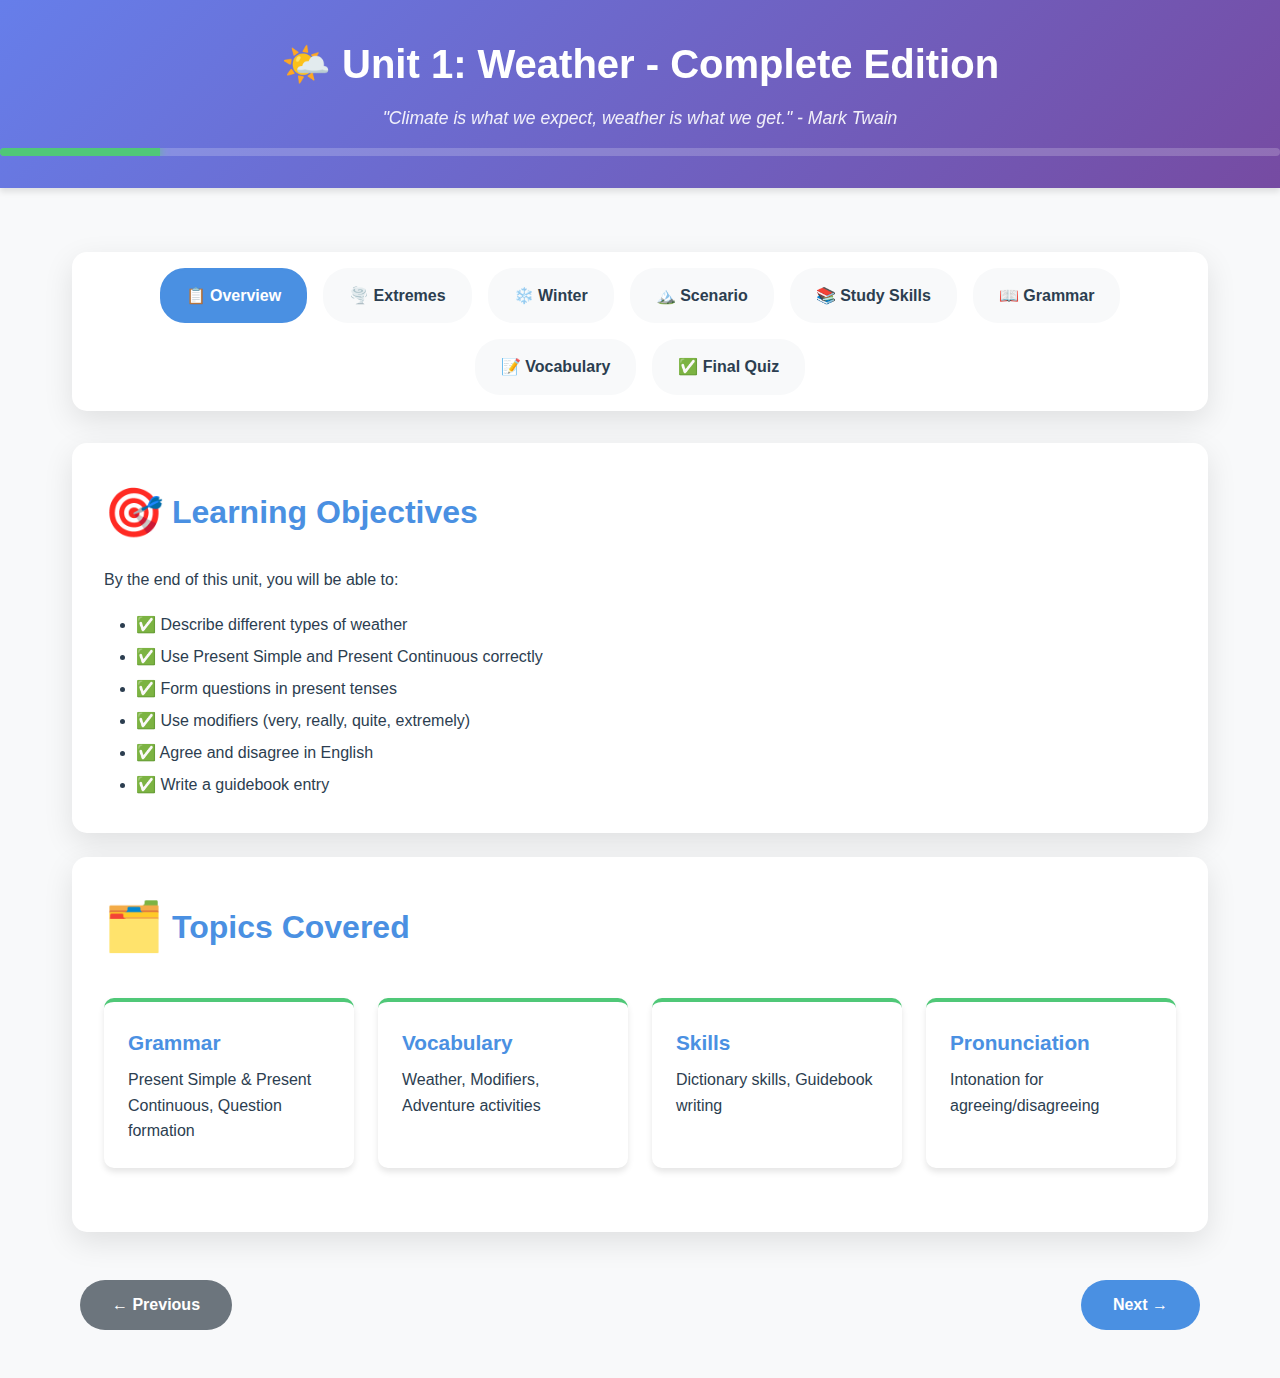
<file: weather_lesson_complete.html>
<!DOCTYPE html>
<html lang="en">
<head>
    <meta charset="UTF-8">
    <meta name="viewport" content="width=device-width, initial-scale=1.0">
    <title>Unit 1: Weather - Complete Interactive Lesson</title>
    <style>
        * {
            margin: 0;
            padding: 0;
            box-sizing: border-box;
        }

        :root {
            --primary-color: #4A90E2;
            --secondary-color: #50C878;
            --accent-color: #FF6B6B;
            --dark-bg: #1a1a2e;
            --light-bg: #f8f9fa;
            --text-dark: #2c3e50;
            --text-light: #ecf0f1;
            --card-shadow: 0 10px 30px rgba(0, 0, 0, 0.1);
            --gradient-bg: linear-gradient(135deg, #667eea 0%, #764ba2 100%);
        }

        body {
            font-family: 'Segoe UI', Tahoma, Geneva, Verdana, sans-serif;
            line-height: 1.6;
            color: var(--text-dark);
            background: var(--light-bg);
        }

        header {
            background: var(--gradient-bg);
            color: white;
            padding: 2rem 0;
            text-align: center;
            box-shadow: 0 4px 6px rgba(0, 0, 0, 0.1);
            position: sticky;
            top: 0;
            z-index: 100;
        }

        header h1 {
            font-size: 2.5rem;
            margin-bottom: 0.5rem;
            animation: fadeInDown 0.8s ease;
        }

        header p {
            font-size: 1.1rem;
            opacity: 0.9;
            font-style: italic;
        }

        .progress-container {
            background: rgba(255, 255, 255, 0.2);
            height: 8px;
            margin-top: 1rem;
            border-radius: 10px;
            overflow: hidden;
        }

        .progress-bar {
            height: 100%;
            background: var(--secondary-color);
            width: 0%;
            transition: width 0.5s ease;
            box-shadow: 0 0 10px var(--secondary-color);
        }

        .container {
            max-width: 1200px;
            margin: 0 auto;
            padding: 2rem;
        }

        .nav-pills {
            display: flex;
            gap: 1rem;
            flex-wrap: wrap;
            justify-content: center;
            margin: 2rem 0;
            padding: 1rem;
            background: white;
            border-radius: 15px;
            box-shadow: var(--card-shadow);
        }

        .nav-pill {
            padding: 0.8rem 1.5rem;
            background: var(--light-bg);
            border: 2px solid transparent;
            border-radius: 25px;
            cursor: pointer;
            transition: all 0.3s ease;
            font-weight: 600;
            color: var(--text-dark);
        }

        .nav-pill:hover {
            background: var(--primary-color);
            color: white;
            transform: translateY(-2px);
        }

        .nav-pill.active {
            background: var(--primary-color);
            color: white;
            border-color: var(--primary-color);
        }

        .section {
            display: none;
            animation: fadeIn 0.5s ease;
        }

        .section.active {
            display: block;
        }

        .card {
            background: white;
            padding: 2rem;
            margin: 1.5rem 0;
            border-radius: 15px;
            box-shadow: var(--card-shadow);
            transition: transform 0.3s ease;
        }

        .card:hover {
            transform: translateY(-5px);
        }

        .card h2 {
            color: var(--primary-color);
            margin-bottom: 1rem;
            font-size: 2rem;
            display: flex;
            align-items: center;
            gap: 0.5rem;
        }

        .card h3 {
            color: var(--secondary-color);
            margin: 1.5rem 0 1rem;
            font-size: 1.5rem;
        }

        .quiz-container {
            background: linear-gradient(135deg, #f5f7fa 0%, #c3cfe2 100%);
            padding: 2rem;
            border-radius: 15px;
            margin: 2rem 0;
        }

        .quiz-question {
            background: white;
            padding: 1.5rem;
            margin: 1rem 0;
            border-radius: 10px;
            border-left: 4px solid var(--primary-color);
        }

        .quiz-question h4 {
            color: var(--text-dark);
            margin-bottom: 1rem;
            font-size: 1.1rem;
        }

        .quiz-options {
            display: flex;
            flex-direction: column;
            gap: 0.8rem;
        }

        .quiz-option {
            padding: 1rem;
            background: var(--light-bg);
            border: 2px solid transparent;
            border-radius: 8px;
            cursor: pointer;
            transition: all 0.3s ease;
            display: flex;
            align-items: center;
            gap: 0.5rem;
        }

        .quiz-option:hover {
            background: #e8f4f8;
            border-color: var(--primary-color);
        }

        .quiz-option.selected {
            background: #d4edff;
            border-color: var(--primary-color);
        }

        .quiz-option.correct {
            background: #d4edda;
            border-color: var(--secondary-color);
        }

        .quiz-option.incorrect {
            background: #f8d7da;
            border-color: var(--accent-color);
        }

        .quiz-option input[type="radio"],
        .quiz-option input[type="checkbox"] {
            width: 20px;
            height: 20px;
            cursor: pointer;
        }

        .check-btn, .next-btn, .prev-btn, .submit-btn {
            padding: 1rem 2rem;
            border: none;
            border-radius: 25px;
            font-size: 1rem;
            font-weight: 600;
            cursor: pointer;
            transition: all 0.3s ease;
            margin: 1rem 0.5rem;
        }

        .check-btn, .submit-btn {
            background: var(--secondary-color);
            color: white;
        }

        .check-btn:hover, .submit-btn:hover {
            background: #45b369;
            transform: scale(1.05);
        }

        .next-btn {
            background: var(--primary-color);
            color: white;
        }

        .next-btn:hover {
            background: #3a7bc8;
            transform: scale(1.05);
        }

        .prev-btn {
            background: #6c757d;
            color: white;
        }

        .prev-btn:hover {
            background: #5a6268;
            transform: scale(1.05);
        }

        .score-display {
            background: var(--gradient-bg);
            color: white;
            padding: 1.5rem;
            border-radius: 10px;
            text-align: center;
            font-size: 1.2rem;
            margin: 1rem 0;
            display: none;
        }

        .score-display.show {
            display: block;
            animation: fadeIn 0.5s ease;
        }

        table {
            width: 100%;
            border-collapse: collapse;
            margin: 1rem 0;
            background: white;
            border-radius: 10px;
            overflow: hidden;
        }

        th, td {
            padding: 1rem;
            text-align: left;
            border-bottom: 1px solid #e0e0e0;
        }

        th {
            background: var(--primary-color);
            color: white;
            font-weight: 600;
        }

        tr:hover {
            background: #f8f9fa;
        }

        .vocab-grid {
            display: grid;
            grid-template-columns: repeat(auto-fit, minmax(250px, 1fr));
            gap: 1.5rem;
            margin: 2rem 0;
        }

        .vocab-card {
            background: white;
            padding: 1.5rem;
            border-radius: 10px;
            box-shadow: 0 4px 6px rgba(0, 0, 0, 0.1);
            border-top: 4px solid var(--secondary-color);
            transition: all 0.3s ease;
            cursor: pointer;
        }

        .vocab-card:hover {
            transform: translateY(-5px);
            box-shadow: 0 8px 12px rgba(0, 0, 0, 0.15);
        }

        .vocab-card h4 {
            color: var(--primary-color);
            font-size: 1.3rem;
            margin-bottom: 0.5rem;
        }

        .vocab-card .type {
            color: #666;
            font-size: 0.9rem;
            font-style: italic;
            margin-bottom: 0.5rem;
        }

        .vocab-card .meaning {
            color: var(--text-dark);
            line-height: 1.6;
        }

        .fill-blank {
            display: inline-block;
            min-width: 150px;
            padding: 0.3rem 0.8rem;
            margin: 0 0.5rem;
            border: none;
            border-bottom: 2px solid var(--primary-color);
            background: transparent;
            font-size: 1rem;
            transition: all 0.3s ease;
        }

        .fill-blank:focus {
            outline: none;
            background: #f0f8ff;
            border-bottom-color: var(--secondary-color);
        }

        .fill-blank.correct {
            border-bottom-color: var(--secondary-color);
            background: #d4edda;
        }

        .fill-blank.incorrect {
            border-bottom-color: var(--accent-color);
            background: #f8d7da;
        }

        .info-box {
            padding: 1.5rem;
            border-radius: 10px;
            margin: 1.5rem 0;
            border-left: 4px solid;
        }

        .info-box.tip {
            background: #e7f3ff;
            border-color: var(--primary-color);
        }

        .info-box.warning {
            background: #fff3cd;
            border-color: #ffc107;
        }

        .info-box.success {
            background: #d4edda;
            border-color: var(--secondary-color);
        }

        .reading-text {
            background: #f8f9fa;
            padding: 1.5rem;
            border-radius: 10px;
            line-height: 1.8;
            margin: 1rem 0;
        }

        .reading-text p {
            margin-bottom: 1rem;
        }

        textarea {
            width: 100%;
            min-height: 150px;
            padding: 1rem;
            border: 2px solid #ddd;
            border-radius: 10px;
            font-family: inherit;
            font-size: 1rem;
            resize: vertical;
        }

        textarea:focus {
            outline: none;
            border-color: var(--primary-color);
        }

        .image-grid {
            display: grid;
            grid-template-columns: repeat(auto-fit, minmax(200px, 1fr));
            gap: 1rem;
            margin: 1rem 0;
        }

        .image-card {
            background: white;
            padding: 1rem;
            border-radius: 10px;
            box-shadow: 0 4px 6px rgba(0, 0, 0, 0.1);
            text-align: center;
        }

        .image-placeholder {
            width: 100%;
            height: 150px;
            background: linear-gradient(135deg, #667eea 0%, #764ba2 100%);
            border-radius: 8px;
            display: flex;
            align-items: center;
            justify-content: center;
            font-size: 3rem;
            margin-bottom: 0.5rem;
        }

        @keyframes fadeIn {
            from {
                opacity: 0;
                transform: translateY(20px);
            }
            to {
                opacity: 1;
                transform: translateY(0);
            }
        }

        @keyframes fadeInDown {
            from {
                opacity: 0;
                transform: translateY(-20px);
            }
            to {
                opacity: 1;
                transform: translateY(0);
            }
        }

        .nav-buttons {
            display: flex;
            justify-content: space-between;
            margin-top: 2rem;
            gap: 1rem;
        }

        .emoji {
            font-size: 1.5em;
        }

        .speaker-btn {
            display: inline-flex;
            align-items: center;
            justify-content: center;
            width: 32px;
            height: 32px;
            margin-left: 8px;
            background: linear-gradient(135deg, #667eea 0%, #764ba2 100%);
            border: none;
            border-radius: 50%;
            cursor: pointer;
            transition: all 0.3s ease;
            font-size: 16px;
            box-shadow: 0 2px 5px rgba(0, 0, 0, 0.2);
        }

        .speaker-btn:hover {
            transform: scale(1.15);
            box-shadow: 0 4px 10px rgba(102, 126, 234, 0.5);
        }

        .speaker-btn:active {
            transform: scale(0.95);
        }

        .speaker-btn.playing {
            animation: pulse 1s infinite;
        }

        @keyframes pulse {
            0%, 100% {
                transform: scale(1);
                opacity: 1;
            }
            50% {
                transform: scale(1.1);
                opacity: 0.8;
            }
        }

        @media (max-width: 768px) {
            header h1 {
                font-size: 1.8rem;
            }

            .nav-pills {
                flex-direction: column;
            }

            .container {
                padding: 1rem;
            }

            .vocab-grid {
                grid-template-columns: 1fr;
            }

            .nav-buttons {
                flex-direction: column;
            }
        }
    </style>
</head>
<body>
    <header>
        <h1>🌤️ Unit 1: Weather - Complete Edition</h1>
        <p>"Climate is what we expect, weather is what we get." - Mark Twain</p>
        <div class="progress-container">
            <div class="progress-bar" id="progressBar"></div>
        </div>
    </header>

    <div class="container">
        <!-- Navigation Pills -->
        <div class="nav-pills" id="navPills">
            <div class="nav-pill active" data-section="intro">📋 Overview</div>
            <div class="nav-pill" data-section="extremes">🌪️ Extremes</div>
            <div class="nav-pill" data-section="winter">❄️ Winter</div>
            <div class="nav-pill" data-section="scenario">🏔️ Scenario</div>
            <div class="nav-pill" data-section="study">📚 Study Skills</div>
            <div class="nav-pill" data-section="grammar">📖 Grammar</div>
            <div class="nav-pill" data-section="vocabulary">📝 Vocabulary</div>
            <div class="nav-pill" data-section="quiz">✅ Final Quiz</div>
        </div>

        <!-- Section 1: Introduction -->
        <div class="section active" id="intro">
            <div class="card">
                <h2><span class="emoji">🎯</span> Learning Objectives</h2>
                <p>By the end of this unit, you will be able to:</p>
                <ul style="margin-left: 2rem; margin-top: 1rem; line-height: 2;">
                    <li>✅ Describe different types of weather</li>
                    <li>✅ Use Present Simple and Present Continuous correctly</li>
                    <li>✅ Form questions in present tenses</li>
                    <li>✅ Use modifiers (very, really, quite, extremely)</li>
                    <li>✅ Agree and disagree in English</li>
                    <li>✅ Write a guidebook entry</li>
                </ul>
            </div>

            <div class="card">
                <h2><span class="emoji">🗂️</span> Topics Covered</h2>
                <div class="vocab-grid">
                    <div class="vocab-card">
                        <h4>Grammar</h4>
                        <p>Present Simple & Present Continuous, Question formation</p>
                    </div>
                    <div class="vocab-card">
                        <h4>Vocabulary</h4>
                        <p>Weather, Modifiers, Adventure activities</p>
                    </div>
                    <div class="vocab-card">
                        <h4>Skills</h4>
                        <p>Dictionary skills, Guidebook writing</p>
                    </div>
                    <div class="vocab-card">
                        <h4>Pronunciation</h4>
                        <p>Intonation for agreeing/disagreeing</p>
                    </div>
                </div>
            </div>
        </div>

        <!-- Section 2: Extremes (COMPLETE) -->
        <div class="section" id="extremes">
            <div class="card">
                <h2><span class="emoji">🌪️</span> Section 1.1: Extremes</h2>

                <h3>Vocabulary: Weather Types</h3>
                <table>
                    <thead>
                        <tr>
                            <th>Word</th>
                            <th>Definition</th>
                            <th>Example</th>
                        </tr>
                    </thead>
                    <tbody>
                        <tr>
                            <td><strong>blizzard</strong> <button class="speaker-btn" onclick="playAudio('weather_words_blizzard')">🔊</button></td>
                            <td>Heavy snowstorm with strong winds <button class="speaker-btn" onclick="playAudio('weather_definitions_blizzard')">🔊</button></td>
                            <td>"Following yesterday's blizzards..." <button class="speaker-btn" onclick="playAudio('weather_examples_blizzard')">🔊</button></td>
                        </tr>
                        <tr>
                            <td><strong>drought</strong> <button class="speaker-btn" onclick="playAudio('weather_words_drought')">🔊</button></td>
                            <td>Long period with no rain <button class="speaker-btn" onclick="playAudio('weather_definitions_drought')">🔊</button></td>
                            <td>"...experiencing a serious drought" <button class="speaker-btn" onclick="playAudio('weather_examples_drought')">🔊</button></td>
                        </tr>
                        <tr>
                            <td><strong>hurricane</strong> <button class="speaker-btn" onclick="playAudio('weather_words_hurricane')">🔊</button></td>
                            <td>Extremely strong tropical storm <button class="speaker-btn" onclick="playAudio('weather_definitions_hurricane')">🔊</button></td>
                            <td>"Hurricane Katrina hit the US coast" <button class="speaker-btn" onclick="playAudio('weather_examples_hurricane')">🔊</button></td>
                        </tr>
                        <tr>
                            <td><strong>storm</strong> <button class="speaker-btn" onclick="playAudio('weather_words_storm')">🔊</button></td>
                            <td>Bad weather with strong wind and rain <button class="speaker-btn" onclick="playAudio('weather_definitions_storm')">🔊</button></td>
                            <td>"There are heavy storms in the UK" <button class="speaker-btn" onclick="playAudio('weather_examples_storm')">🔊</button></td>
                        </tr>
                    </tbody>
                </table>
            </div>

            <div class="card">
                <h3><span class="emoji">✏️</span> Exercise 4a: Identify Tenses</h3>
                <p>Which of these sentences are in the Present Simple (PS)? Which are in the Present Continuous (PC)?</p>
                <div class="quiz-container">
                    <div class="quiz-question">
                        <h4>1. At the moment, I'm covering the windows with wood.</h4>
                        <div class="quiz-options">
                            <label class="quiz-option">
                                <input type="radio" name="tense1" value="ps">
                                Present Simple
                            </label>
                            <label class="quiz-option">
                                <input type="radio" name="tense1" value="pc">
                                Present Continuous
                            </label>
                        </div>
                    </div>

                    <div class="quiz-question">
                        <h4>2. We always help everyone.</h4>
                        <div class="quiz-options">
                            <label class="quiz-option">
                                <input type="radio" name="tense2" value="ps">
                                Present Simple
                            </label>
                            <label class="quiz-option">
                                <input type="radio" name="tense2" value="pc">
                                Present Continuous
                            </label>
                        </div>
                    </div>

                    <div class="quiz-question">
                        <h4>3. The number of strong hurricanes is increasing.</h4>
                        <div class="quiz-options">
                            <label class="quiz-option">
                                <input type="radio" name="tense3" value="ps">
                                Present Simple
                            </label>
                            <label class="quiz-option">
                                <input type="radio" name="tense3" value="pc">
                                Present Continuous
                            </label>
                        </div>
                    </div>

                    <div class="quiz-question">
                        <h4>4. Warm seas cause hurricanes.</h4>
                        <div class="quiz-options">
                            <label class="quiz-option">
                                <input type="radio" name="tense4" value="ps">
                                Present Simple
                            </label>
                            <label class="quiz-option">
                                <input type="radio" name="tense4" value="pc">
                                Present Continuous
                            </label>
                        </div>
                    </div>

                    <button class="check-btn" onclick="checkTenseIdentification()">Check Answers</button>
                    <div class="score-display" id="tenseScore"></div>
                </div>
            </div>

            <div class="card">
                <h3><span class="emoji">📝</span> Exercise 6: Complete "Storms hit the UK" News Report</h3>
                <div class="quiz-container">
                    <div class="info-box warning">
                        <strong>Instructions:</strong> Use the Present Simple or Present Continuous of the verbs.
                    </div>

                    <div style="background: #fff3e0; padding: 1.5rem; border-radius: 10px; line-height: 2;">
                        <h4 style="color: #e65100; margin-bottom: 1rem;">⚡ Storms hit the UK</h4>

                        <p>There are heavy storms in the UK. Winds of 60 kilometres per hour
                        <input type="text" class="fill-blank" id="storm1" placeholder="hit" style="min-width: 100px;"> (hit)
                        the west coast, with more storms later this weekend. Experts say that these storms are unusual.
                        'Today, we usually
                        <input type="text" class="fill-blank" id="storm2" placeholder="be" style="min-width: 80px;"> (be)
                        very strong. We
                        <input type="text" class="fill-blank" id="storm3" placeholder="get" style="min-width: 80px;"> (get)
                        this kind of weather in the winter, not now.'</p>

                        <p>The heavy rain
                        <input type="text" class="fill-blank" id="storm4" placeholder="cause" style="min-width: 100px;"> (cause)
                        major transport problems – currently, the trains and ferries
                        <input type="text" class="fill-blank" id="storm5" placeholder="not work" style="min-width: 120px;"> (not work).</p>

                        <p>The emergency services are helping local residents. 'Right now, we
                        <input type="text" class="fill-blank" id="storm6" placeholder="move" style="min-width: 100px;"> (move)
                        people to safe areas and we
                        <input type="text" class="fill-blank" id="storm7" placeholder="give" style="min-width: 80px;"> (give)
                        them hot food.' A group of fishermen are lost at sea and a rescue team
                        <input type="text" class="fill-blank" id="storm8" placeholder="look" style="min-width: 80px;"> (look)
                        for them. 'We
                        <input type="text" class="fill-blank" id="storm9" placeholder="not usually fly" style="min-width: 140px;"> (not usually fly)
                        in this kind of weather, but today
                        <input type="text" class="fill-blank" id="storm10" placeholder="not be" style="min-width: 80px;"> (not be)
                        a normal day.</p>
                    </div>

                    <button class="check-btn" onclick="checkStormsExercise()">Check Answers</button>
                    <div class="score-display" id="stormsScore"></div>
                </div>
            </div>

            <div class="card">
                <h3><span class="emoji">💬</span> Speaking Discussion</h3>
                <div class="info-box tip">
                    <strong>Discuss with a partner:</strong>
                    <ol style="margin-left: 2rem; margin-top: 1rem; line-height: 2;">
                        <li>What extreme weather does your country have? <button class="speaker-btn" onclick="playAudio('discussion_questions_question1')" title="Listen">🔊</button></li>
                        <li>What problems does the extreme weather cause? <button class="speaker-btn" onclick="playAudio('discussion_questions_question2')" title="Listen">🔊</button></li>
                        <li>Do you think your country's weather is changing? <button class="speaker-btn" onclick="playAudio('discussion_questions_question3')" title="Listen">🔊</button></li>
                        <li>Which types of weather do you like? Why? <button class="speaker-btn" onclick="playAudio('discussion_questions_question4')" title="Listen">🔊</button></li>
                    </ol>
                </div>
            </div>
        </div>

        <!-- Section 3: Winter (COMPLETE) -->
        <div class="section" id="winter">
            <div class="card">
                <h2><span class="emoji">❄️</span> Section 1.2: Winter in Siberia</h2>

                <h3>Reading: "The Big Chill"</h3>
                <div class="reading-text">
                    <p><strong>Liam O'Connor</strong> is a familiar face in homes all over the country. Millions of us watch his documentaries. Now he's making a new programme about life in Russia. Here he tells about winter in Siberia.</p>

                    <p><strong>A</strong> - <em>Does winter last a long time?</em> <button class="speaker-btn" onclick="playAudio('reading_sentences_sentence1')">🔊</button><br>
                    Yes, it does. Generally speaking, winter starts in September and lasts until May – so for about nine months. <button class="speaker-btn" onclick="playAudio('reading_sentences_sentence2')">🔊</button> In the north, the sun never rises in December and January and it's dark nearly all day.</p>

                    <p><strong>B</strong> - <em>Is it really cold?</em> <button class="speaker-btn" onclick="playAudio('reading_sentences_sentence3')">🔊</button><br>
                    Well, minus 30 or 40 degrees Celsius is normal, but in northern Siberia the temperature sometimes drops to minus 60 or 70 degrees. <button class="speaker-btn" onclick="playAudio('reading_sentences_sentence4')">🔊</button></p>

                    <p><strong>C</strong> - <em>Why is it so cold?</em> <button class="speaker-btn" onclick="playAudio('reading_sentences_sentence5')">🔊</button><br>
                    One reason is that, in the far north, the sun is always low in the sky and produces very little heat, so the ground stays cold all year. Another reason is that freezing winds come down from the Arctic because there are no mountains or trees to stop them.</p>

                    <p><strong>D</strong> - <em>What about snow?</em> <button class="speaker-btn" onclick="playAudio('reading_sentences_sentence6')">🔊</button><br>
                    It often snows, but it's rarely heavy. In the far north, snow cover lasts between 260 and 280 days.</p>

                    <p><strong>E</strong> - <em>Is climate change affecting Siberia?</em> <button class="speaker-btn" onclick="playAudio('reading_sentences_sentence7')">🔊</button><br>
                    Yes, they are. Definitely. Western Siberia is getting warmer faster than anywhere in the world. In fact, it's actually melting. And in some places in eastern Siberia, dangerous gases are rising from the ground. They're stopping the surface from freezing, even in the middle of winter. But it's still very cold!</p>
                </div>

                <h3><span class="emoji">✏️</span> Exercise 2c: Complete the Sentences</h3>
                <div class="quiz-container">
                    <p style="line-height: 2; font-size: 1.05rem;">
                        1. Winter lasts for about <input type="text" class="fill-blank" id="sib1" placeholder="..." style="min-width: 120px;"> in Siberia.<br><br>

                        2. Temperatures of minus 70 degrees are not <input type="text" class="fill-blank" id="sib2" placeholder="..." style="min-width: 100px;">.<br><br>

                        3. The ground stays cold because <input type="text" class="fill-blank" id="sib3" placeholder="the sun" style="min-width: 120px;"> produces very little heat.<br><br>

                        4. In some places in eastern Siberia <input type="text" class="fill-blank" id="sib4" placeholder="..." style="min-width: 100px;"> are melting the frozen ground.<br><br>

                        5. A lot of things <input type="text" class="fill-blank" id="sib5" placeholder="..." style="min-width: 100px;"> in the very cold conditions.<br><br>

                        6. People wear <input type="text" class="fill-blank" id="sib6" placeholder="..." style="min-width: 80px;"> to keep warm in Siberia.
                    </p>
                    <button class="check-btn" onclick="checkSiberiaComprehension()">Check Answers</button>
                    <div class="score-display" id="siberiaScore"></div>
                </div>
            </div>

            <div class="card">
                <h3><span class="emoji">❓</span> Exercise 5: Question Formation</h3>

                <div class="info-box success">
                    <h4>Grammar Reminder:</h4>
                    <p><strong>Present Simple Questions:</strong></p>
                    <ul style="margin-left: 2rem;">
                        <li>With <em>be</em>: When be is the main verb, we make present simple questions</li>
                        <li>With <em>do/does</em>: do/does + subject + infinitive</li>
                    </ul>
                    <p style="margin-top: 1rem;"><strong>Present Continuous Questions:</strong></p>
                    <ul style="margin-left: 2rem;">
                        <li>am/is/are + subject + -ing form</li>
                    </ul>
                </div>

                <h4>Exercise 5b: Put words in order to make questions</h4>
                <div class="quiz-container">
                    <div style="line-height: 2.5;">
                        <p><strong>1.</strong> sad / you / days / do / on / feel / cloudy / ? <button class="speaker-btn" onclick="playAudio('question_examples_question1')" title="Listen to correct answer">🔊</button></p>
                        <input type="text" class="fill-blank" id="q1" placeholder="Your answer" style="width: 80%; min-width: 300px;">

                        <p style="margin-top: 1rem;"><strong>2.</strong> wearing / your / teacher / what's / today / ? <button class="speaker-btn" onclick="playAudio('question_examples_question2')" title="Listen to correct answer">🔊</button></p>
                        <input type="text" class="fill-blank" id="q2" placeholder="Your answer" style="width: 80%; min-width: 300px;">

                        <p style="margin-top: 1rem;"><strong>3.</strong> English / are / fun / learning / you / for / ? <button class="speaker-btn" onclick="playAudio('question_examples_question3')" title="Listen to correct answer">🔊</button></p>
                        <input type="text" class="fill-blank" id="q3" placeholder="Your answer" style="width: 80%; min-width: 300px;">

                        <p style="margin-top: 1rem;"><strong>4.</strong> time / your / how / spend / free / you / do / ? <button class="speaker-btn" onclick="playAudio('question_examples_question4')" title="Listen to correct answer">🔊</button></p>
                        <input type="text" class="fill-blank" id="q4" placeholder="Your answer" style="width: 80%; min-width: 300px;">

                        <p style="margin-top: 1rem;"><strong>5.</strong> friends / doing / what / now / are / your / ? <button class="speaker-btn" onclick="playAudio('question_examples_question5')" title="Listen to correct answer">🔊</button></p>
                        <input type="text" class="fill-blank" id="q5" placeholder="Your answer" style="width: 80%; min-width: 300px;">
                    </div>
                    <button class="check-btn" onclick="checkQuestionFormation()">Check Answers</button>
                    <div class="score-display" id="questionScore"></div>
                </div>
            </div>

            <div class="card">
                <h3>Vocabulary: Modifiers</h3>
                <table>
                    <thead>
                        <tr>
                            <th>Temperature</th>
                            <th>Modifier + Adjective</th>
                        </tr>
                    </thead>
                    <tbody>
                        <tr>
                            <td>-5°C</td>
                            <td>It's <strong>very</strong> cold <button class="speaker-btn" onclick="playAudio('modifier_examples_very')">🔊</button> / It's <strong>really</strong> cold <button class="speaker-btn" onclick="playAudio('modifier_examples_really')">🔊</button></td>
                        </tr>
                        <tr>
                            <td>8°C</td>
                            <td>It's <strong>quite</strong> cold <button class="speaker-btn" onclick="playAudio('modifier_examples_quite')">🔊</button></td>
                        </tr>
                        <tr>
                            <td>1°C</td>
                            <td>It's <strong>extremely</strong> cold <button class="speaker-btn" onclick="playAudio('modifier_examples_extremely')">🔊</button></td>
                        </tr>
                    </tbody>
                </table>
            </div>
        </div>

        <!-- Section 4: Scenario (NEW!) -->
        <div class="section" id="scenario">
            <div class="card">
                <h2><span class="emoji">🏔️</span> Section 1.3: Latin American Adventure</h2>

                <h3>Situation</h3>
                <div class="info-box tip">
                    <p>You work for <strong>Double Action Adventures</strong> - a company that offers adventure holidays.</p>
                    <p style="margin-top: 1rem;"><strong>Target customers:</strong></p>
                    <ul style="margin-left: 2rem;">
                        <li>"First-timers" - people having an adventure holiday for the first time</li>
                        <li>Older adults (40-60) - active, rich, perhaps retired</li>
                    </ul>
                    <p style="margin-top: 1rem;"><strong>Your task:</strong> Suggest TWO countries for new holidays in Latin America</p>
                </div>

                <h3>Country Options</h3>

                <div class="vocab-grid">
                    <div class="vocab-card" style="border-top-color: #4A90E2;">
                        <h4>🇦🇷 Southern Argentina</h4>
                        <p><strong>Location:</strong> In the mountains / On the southern coast</p>
                        <p style="margin-top: 0.5rem;"><strong>Activities:</strong></p>
                        <ul style="margin-left: 1.5rem;">
                            <li>Mountain trekking</li>
                            <li>Horse riding</li>
                            <li>Three-day Antarctic wildlife cruise</li>
                            <li>Sea kayaking with whales</li>
                        </ul>
                        <p style="margin-top: 0.5rem;"><strong>Weather:</strong></p>
                        <ul style="margin-left: 1.5rem;">
                            <li>Winter (March-October): cold & windy - very cold, no trips possible</li>
                            <li>Summer (Nov-Feb): windy & changeable - cold, trips possible</li>
                        </ul>
                    </div>

                    <div class="vocab-card" style="border-top-color: #50C878;">
                        <h4>🇧🇿 Belize</h4>
                        <p><strong>Activities:</strong></p>
                        <ul style="margin-left: 1.5rem;">
                            <li>On the coast: diving, sea kayaking</li>
                            <li>In the jungle: jungle trekking, white-water rafting</li>
                        </ul>
                        <p style="margin-top: 0.5rem;"><strong>Weather:</strong></p>
                        <ul style="margin-left: 1.5rem;">
                            <li>Rainy season (June-Oct): heavy rain</li>
                            <li>Hurricane season (Aug-Nov): average temp 34°C</li>
                            <li>Dry season (Nov-May): average temp 30°C</li>
                        </ul>
                    </div>
                </div>

                <h3><span class="emoji">🗣️</span> Key Language: Agreeing and Disagreeing</h3>
                <div class="quiz-container">
                    <div style="display: grid; grid-template-columns: 1fr 1fr; gap: 1rem;">
                        <div style="background: white; padding: 1rem; border-radius: 8px;">
                            <h4 style="color: var(--secondary-color);">✅ Agreeing</h4>
                            <ul style="margin-left: 1.5rem; line-height: 1.8;">
                                <li>"So do I." <button class="speaker-btn" onclick="playAudio('key_phrases_agreeing1')">🔊</button></li>
                                <li>"Neither do I." <button class="speaker-btn" onclick="playAudio('key_phrases_agreeing2')">🔊</button></li>
                                <li>"Do you?" <button class="speaker-btn" onclick="playAudio('key_phrases_agreeing3')">🔊</button></li>
                            </ul>
                        </div>
                        <div style="background: white; padding: 1rem; border-radius: 8px;">
                            <h4 style="color: var(--accent-color);">❌ Disagreeing</h4>
                            <ul style="margin-left: 1.5rem; line-height: 1.8;">
                                <li>"I don't think so" <button class="speaker-btn" onclick="playAudio('key_phrases_disagreeing1')">🔊</button></li>
                                <li>"What about?" <button class="speaker-btn" onclick="playAudio('key_phrases_disagreeing2')">🔊</button></li>
                                <li>"I'm not sure." <button class="speaker-btn" onclick="playAudio('key_phrases_disagreeing3')">🔊</button></li>
                            </ul>
                        </div>
                    </div>
                </div>

                <h3><span class="emoji">✍️</span> Task: Design a Holiday</h3>
                <div class="quiz-container">
                    <p><strong>Work with a partner (or write your ideas):</strong></p>
                    <ol style="margin-left: 2rem; line-height: 2;">
                        <li>Which country do you think is best for Double Action Adventures?</li>
                        <li>What do you think of the activities?</li>
                        <li>How long is the best season for the holidays?</li>
                        <li>Is the weather OK?</li>
                    </ol>

                    <textarea id="holidayNotes" placeholder="Write your notes here...&#10;&#10;Example:&#10;I think Argentina is better because...&#10;The activities are good for first-timers...&#10;The weather in summer is..."></textarea>

                    <button class="submit-btn" onclick="saveHolidayNotes()">Save My Notes</button>
                    <div class="score-display" id="holidayMessage"></div>
                </div>
            </div>
        </div>

        <!-- Section 5: Study Skills (NEW!) -->
        <div class="section" id="study">
            <div class="card">
                <h2><span class="emoji">📚</span> Section 1.4: Study & Writing Skills</h2>

                <h3>Dictionary Skills: Understanding Multiple Meanings</h3>
                <div class="info-box warning">
                    <p>Many words in English have more than one meaning!</p>
                </div>

                <h4>Example: "cold"</h4>
                <div class="reading-text">
                    <p><strong>cold</strong> /kəʊld/ <em>adjective</em></p>
                    <ol style="margin-left: 2rem; line-height: 1.8;">
                        <li>something that is cold is a low temperature and is not warm or hot</li>
                        <li>cold food is cooked, but is not eaten while it is hot</li>
                        <li>a cold person is not very friendly or kind</li>
                    </ol>
                </div>

                <h4>Exercise: Match sentences with definitions</h4>
                <div class="quiz-container">
                    <div class="quiz-question">
                        <p>a) We eat a lot of cold chicken and salad in the summer.</p>
                        <select class="fill-blank" id="dict1" style="min-width: 200px; padding: 0.5rem;">
                            <option value="">Choose definition...</option>
                            <option value="1">Definition 1</option>
                            <option value="2">Definition 2</option>
                            <option value="3">Definition 3</option>
                        </select>
                    </div>

                    <div class="quiz-question">
                        <p>b) Some people think that the British are cold.</p>
                        <select class="fill-blank" id="dict2" style="min-width: 200px; padding: 0.5rem;">
                            <option value="">Choose definition...</option>
                            <option value="1">Definition 1</option>
                            <option value="2">Definition 2</option>
                            <option value="3">Definition 3</option>
                        </select>
                    </div>

                    <div class="quiz-question">
                        <p>c) The weather's really cold today.</p>
                        <select class="fill-blank" id="dict3" style="min-width: 200px; padding: 0.5rem;">
                            <option value="">Choose definition...</option>
                            <option value="1">Definition 1</option>
                            <option value="2">Definition 2</option>
                            <option value="3">Definition 3</option>
                        </select>
                    </div>

                    <button class="check-btn" onclick="checkDictionaryExercise()">Check Answers</button>
                    <div class="score-display" id="dictScore"></div>
                </div>

                <h3 style="margin-top: 2rem;"><span class="emoji">🔄</span> Opposites</h3>
                <div class="quiz-container">
                    <p>Think of the opposites of these adjectives from this unit:</p>
                    <div style="line-height: 2.5;">
                        <p>1. long ↔ <input type="text" class="fill-blank" id="opp1" placeholder="..." style="min-width: 100px;"> <button class="speaker-btn" onclick="playAudio('opposites_long_short')" title="Listen">🔊</button></p>
                        <p>2. strong ↔ <input type="text" class="fill-blank" id="opp2" placeholder="..." style="min-width: 100px;"> <button class="speaker-btn" onclick="playAudio('opposites_strong_weak')" title="Listen">🔊</button></p>
                        <p>3. heavy ↔ <input type="text" class="fill-blank" id="opp3" placeholder="..." style="min-width: 100px;"> <button class="speaker-btn" onclick="playAudio('opposites_heavy_light')" title="Listen">🔊</button></p>
                        <p>4. major ↔ <input type="text" class="fill-blank" id="opp4" placeholder="..." style="min-width: 100px;"> <button class="speaker-btn" onclick="playAudio('opposites_major_minor')" title="Listen">🔊</button></p>
                    </div>
                    <button class="check-btn" onclick="checkOpposites()">Check Answers</button>
                    <div class="score-display" id="oppScore"></div>
                </div>

                <h3 style="margin-top: 2rem;"><span class="emoji">🔗</span> Linkers</h3>
                <div class="info-box tip">
                    <p>Linkers are words like <strong>and, but, also, when</strong>. We use them to join ideas.</p>
                    <ul style="margin-left: 2rem; margin-top: 0.5rem;">
                        <li><strong>and</strong> <button class="speaker-btn" onclick="playAudio('linkers_and')">🔊</button> - to join two words or parts of a sentence</li>
                        <li><strong>when</strong> <button class="speaker-btn" onclick="playAudio('linkers_when')">🔊</button> - to talk about the time that something happens</li>
                        <li><strong>but</strong> <button class="speaker-btn" onclick="playAudio('linkers_but')">🔊</button> - to add something different or surprising</li>
                        <li><strong>also</strong> <button class="speaker-btn" onclick="playAudio('linkers_also')">🔊</button> - to add a new fact</li>
                    </ul>
                </div>

                <h4>Exercise: Choose the correct linker</h4>
                <div class="quiz-container">
                    <div style="line-height: 2.2;">
                        <p>1. The waiters are friendly
                        <select class="fill-blank" id="link1" style="min-width: 100px; padding: 0.3rem;">
                            <option value="">...</option>
                            <option value="and">and</option>
                            <option value="but">but</option>
                        </select>
                        they speak good English.</p>

                        <p>2. The weather's good in spring. It's
                        <select class="fill-blank" id="link2" style="min-width: 100px; padding: 0.3rem;">
                            <option value="">...</option>
                            <option value="when">when</option>
                            <option value="also">also</option>
                        </select>
                        good in autumn.</p>

                        <p>3. You can go white-water rafting
                        <select class="fill-blank" id="link3" style="min-width: 100px; padding: 0.3rem;">
                            <option value="">...</option>
                            <option value="but">but</option>
                            <option value="and">and</option>
                        </select>
                        you can't go kayaking.</p>

                        <p>4. A good time to visit Venice is in winter
                        <select class="fill-blank" id="link4" style="min-width: 100px; padding: 0.3rem;">
                            <option value="">...</option>
                            <option value="also">also</option>
                            <option value="when">when</option>
                        </select>
                        it isn't crowded.</p>
                    </div>
                    <button class="check-btn" onclick="checkLinkers()">Check Answers</button>
                    <div class="score-display" id="linkScore"></div>
                </div>

                <h3 style="margin-top: 2rem;"><span class="emoji">✍️</span> Writing Task: Guidebook Entry</h3>
                <div class="quiz-container">
                    <p><strong>Write a "When to go" section for a guidebook about your country, area or city.</strong></p>
                    <p>Write about the weather, but also about some other useful facts (e.g. prices, crowds).</p>

                    <textarea id="guidebookText" placeholder="Write your guidebook entry here...&#10;&#10;Example:&#10;&#10;WHEN TO GO&#10;&#10;The best time to visit [your city] is in spring (April-May) when the weather is warm and sunny. Temperatures are usually around 20°C and it doesn't rain very often.&#10;&#10;SUMMER (June-August)&#10;In summer, the city is very hot and crowded. Prices are high and many hotels are fully booked...&#10;&#10;Continue with Autumn and Winter..." style="min-height: 250px;"></textarea>

                    <button class="submit-btn" onclick="saveGuidebook()">Save My Guidebook Entry</button>
                    <div class="score-display" id="guidebookMessage"></div>
                </div>
            </div>
        </div>

        <!-- Section 6: Grammar -->
        <div class="section" id="grammar">
            <div class="card">
                <h2><span class="emoji">📖</span> Grammar Summary</h2>

                <h3>Present Simple vs Present Continuous</h3>
                <table>
                    <thead>
                        <tr>
                            <th>Use</th>
                            <th>Present Simple</th>
                            <th>Present Continuous</th>
                        </tr>
                    </thead>
                    <tbody>
                        <tr>
                            <td><strong>Regular actions/habits</strong></td>
                            <td>We always help everyone <button class="speaker-btn" onclick="playAudio('grammar_examples_present_simple_habit')">🔊</button></td>
                            <td>-</td>
                        </tr>
                        <tr>
                            <td><strong>Facts/general truths</strong></td>
                            <td>Hurricanes are unusual <button class="speaker-btn" onclick="playAudio('grammar_examples_present_simple_fact')">🔊</button></td>
                            <td>-</td>
                        </tr>
                        <tr>
                            <td><strong>Actions happening now</strong></td>
                            <td>-</td>
                            <td>I'm covering the windows <button class="speaker-btn" onclick="playAudio('grammar_examples_present_continuous_now')">🔊</button></td>
                        </tr>
                        <tr>
                            <td><strong>Trends/changes</strong></td>
                            <td>-</td>
                            <td>Hurricanes are getting stronger <button class="speaker-btn" onclick="playAudio('grammar_examples_present_continuous_trend')">🔊</button></td>
                        </tr>
                    </tbody>
                </table>

                <h3 style="margin-top: 2rem;">Practice Exercise</h3>
                <div class="quiz-container">
                    <p style="line-height: 2; font-size: 1.1rem;">
                        1. 'Be quiet! I <input type="text" class="fill-blank" id="gram1" placeholder="..."> (listen) to the news on the radio.' <button class="speaker-btn" onclick="playAudio('grammar_practice_sentence1')" title="Listen to correct answer">🔊</button><br><br>
                        2. In India, most rain usually <input type="text" class="fill-blank" id="gram2" placeholder="..."> (fall) in the summer months. <button class="speaker-btn" onclick="playAudio('grammar_practice_sentence2')" title="Listen to correct answer">🔊</button><br><br>
                        3. Lightning <input type="text" class="fill-blank" id="gram3" placeholder="..."> (hit) the Empire State Building 500 times every year. <button class="speaker-btn" onclick="playAudio('grammar_practice_sentence3')" title="Listen to correct answer">🔊</button><br><br>
                        4. These days, more rain <input type="text" class="fill-blank" id="gram4" placeholder="..."> (fall) in Australia. <button class="speaker-btn" onclick="playAudio('grammar_practice_sentence4')" title="Listen to correct answer">🔊</button><br><br>
                        5. It <input type="text" class="fill-blank" id="gram5" placeholder="..."> (not snow) in tropical countries like Brazil. <button class="speaker-btn" onclick="playAudio('grammar_practice_sentence5')" title="Listen to correct answer">🔊</button><br><br>
                        6. 'It <input type="text" class="fill-blank" id="gram6" placeholder="..."> (rain) now. Let's go to the park.' <button class="speaker-btn" onclick="playAudio('grammar_practice_sentence6')" title="Listen to correct answer">🔊</button>
                    </p>
                    <button class="check-btn" onclick="checkGrammarPractice()">Check Answers</button>
                    <div class="score-display" id="gramScore"></div>
                </div>
            </div>
        </div>

        <!-- Section 7: Vocabulary -->
        <div class="section" id="vocabulary">
            <div class="card">
                <h2><span class="emoji">📝</span> Vocabulary Bank</h2>

                <h3>Weather Words</h3>
                <div class="vocab-grid">
                    <div class="vocab-card">
                        <h4>blizzard <button class="speaker-btn" onclick="playAudio('weather_words_blizzard')">🔊</button></h4>
                        <div class="type">noun</div>
                        <div class="meaning">Heavy snowstorm with strong winds <button class="speaker-btn" onclick="playAudio('weather_definitions_blizzard')">🔊</button></div>
                    </div>
                    <div class="vocab-card">
                        <h4>drought <button class="speaker-btn" onclick="playAudio('weather_words_drought')">🔊</button></h4>
                        <div class="type">noun</div>
                        <div class="meaning">Long period with no rain <button class="speaker-btn" onclick="playAudio('weather_definitions_drought')">🔊</button></div>
                    </div>
                    <div class="vocab-card">
                        <h4>hurricane <button class="speaker-btn" onclick="playAudio('weather_words_hurricane')">🔊</button></h4>
                        <div class="type">noun</div>
                        <div class="meaning">Tropical storm with very strong winds <button class="speaker-btn" onclick="playAudio('weather_definitions_hurricane')">🔊</button></div>
                    </div>
                    <div class="vocab-card">
                        <h4>storm <button class="speaker-btn" onclick="playAudio('weather_words_storm')">🔊</button></h4>
                        <div class="type">noun</div>
                        <div class="meaning">Bad weather with wind and rain <button class="speaker-btn" onclick="playAudio('weather_definitions_storm')">🔊</button></div>
                    </div>
                    <div class="vocab-card">
                        <h4>humid <button class="speaker-btn" onclick="playAudio('weather_words_humid')">🔊</button></h4>
                        <div class="type">adjective</div>
                        <div class="meaning">Air that feels wet and heavy <button class="speaker-btn" onclick="playAudio('weather_definitions_humid')">🔊</button></div>
                    </div>
                    <div class="vocab-card">
                        <h4>foggy <button class="speaker-btn" onclick="playAudio('weather_words_foggy')">🔊</button></h4>
                        <div class="type">adjective</div>
                        <div class="meaning">With thick cloud near the ground <button class="speaker-btn" onclick="playAudio('weather_definitions_foggy')">🔊</button></div>
                    </div>
                    <div class="vocab-card">
                        <h4>windy <button class="speaker-btn" onclick="playAudio('weather_words_windy')">🔊</button></h4>
                        <div class="type">adjective</div>
                        <div class="meaning">With a lot of wind <button class="speaker-btn" onclick="playAudio('weather_definitions_windy')">🔊</button></div>
                    </div>
                    <div class="vocab-card">
                        <h4>cloudy <button class="speaker-btn" onclick="playAudio('weather_words_cloudy')">🔊</button></h4>
                        <div class="type">adjective</div>
                        <div class="meaning">With many clouds in the sky <button class="speaker-btn" onclick="playAudio('weather_definitions_cloudy')">🔊</button></div>
                    </div>
                </div>

                <h3 style="margin-top: 2rem;">Modifiers</h3>
                <div class="vocab-grid">
                    <div class="vocab-card">
                        <h4>quite <button class="speaker-btn" onclick="playAudio('modifiers_quite')">🔊</button></h4>
                        <div class="meaning">moderately, fairly (weaker intensity)</div>
                    </div>
                    <div class="vocab-card">
                        <h4>very <button class="speaker-btn" onclick="playAudio('modifiers_very')">🔊</button></h4>
                        <div class="meaning">to a high degree (strong intensity)</div>
                    </div>
                    <div class="vocab-card">
                        <h4>really <button class="speaker-btn" onclick="playAudio('modifiers_really')">🔊</button></h4>
                        <div class="meaning">truly, genuinely (strong intensity)</div>
                    </div>
                    <div class="vocab-card">
                        <h4>extremely <button class="speaker-btn" onclick="playAudio('modifiers_extremely')">🔊</button></h4>
                        <div class="meaning">to the highest degree (strongest intensity)</div>
                    </div>
                </div>

                <h3 style="margin-top: 2rem;">Adventure Activities</h3>
                <div class="vocab-grid">
                    <div class="vocab-card">
                        <h4>mountain trekking <button class="speaker-btn" onclick="playAudio('activities_mountain_trekking')">🔊</button></h4>
                        <div class="meaning">Hiking in the mountains</div>
                    </div>
                    <div class="vocab-card">
                        <h4>horse riding <button class="speaker-btn" onclick="playAudio('activities_horse_riding')">🔊</button></h4>
                        <div class="meaning">Riding horses</div>
                    </div>
                    <div class="vocab-card">
                        <h4>sea kayaking <button class="speaker-btn" onclick="playAudio('activities_sea_kayaking')">🔊</button></h4>
                        <div class="meaning">Paddling a kayak on the sea</div>
                    </div>
                    <div class="vocab-card">
                        <h4>white-water rafting <button class="speaker-btn" onclick="playAudio('activities_white_water_rafting')">🔊</button></h4>
                        <div class="meaning">Rafting on fast-flowing rivers</div>
                    </div>
                    <div class="vocab-card">
                        <h4>diving <button class="speaker-btn" onclick="playAudio('activities_diving')">🔊</button></h4>
                        <div class="meaning">Swimming underwater</div>
                    </div>
                    <div class="vocab-card">
                        <h4>wildlife watching <button class="speaker-btn" onclick="playAudio('activities_wildlife_watching')">🔊</button></h4>
                        <div class="meaning">Observing animals in nature</div>
                    </div>
                </div>
            </div>
        </div>

        <!-- Section 8: Final Quiz -->
        <div class="section" id="quiz">
            <div class="card">
                <h2><span class="emoji">✅</span> Final Quiz</h2>
                <p style="margin-bottom: 2rem;">Test your knowledge of Unit 1: Weather!</p>

                <div class="quiz-container">
                    <div class="quiz-question">
                        <h4>1. Which tense do we use for regular actions and habits?</h4>
                        <div class="quiz-options">
                            <label class="quiz-option">
                                <input type="radio" name="final1" value="a">
                                Present Simple
                            </label>
                            <label class="quiz-option">
                                <input type="radio" name="final1" value="b">
                                Present Continuous
                            </label>
                        </div>
                    </div>

                    <div class="quiz-question">
                        <h4>2. "It _____ now, so we can't go outside."</h4>
                        <div class="quiz-options">
                            <label class="quiz-option">
                                <input type="radio" name="final2" value="a">
                                rains
                            </label>
                            <label class="quiz-option">
                                <input type="radio" name="final2" value="b">
                                is raining
                            </label>
                        </div>
                    </div>

                    <div class="quiz-question">
                        <h4>3. What is a hurricane?</h4>
                        <div class="quiz-options">
                            <label class="quiz-option">
                                <input type="radio" name="final3" value="a">
                                A heavy snowstorm
                            </label>
                            <label class="quiz-option">
                                <input type="radio" name="final3" value="b">
                                A tropical storm with very strong winds
                            </label>
                            <label class="quiz-option">
                                <input type="radio" name="final3" value="c">
                                A long period with no rain
                            </label>
                        </div>
                    </div>

                    <div class="quiz-question">
                        <h4>4. Which modifier is the STRONGEST?</h4>
                        <div class="quiz-options">
                            <label class="quiz-option">
                                <input type="radio" name="final4" value="a">
                                quite
                            </label>
                            <label class="quiz-option">
                                <input type="radio" name="final4" value="b">
                                very
                            </label>
                            <label class="quiz-option">
                                <input type="radio" name="final4" value="c">
                                extremely
                            </label>
                        </div>
                    </div>

                    <div class="quiz-question">
                        <h4>5. "The number of hurricanes _____ every year."</h4>
                        <div class="quiz-options">
                            <label class="quiz-option">
                                <input type="radio" name="final5" value="a">
                                increases
                            </label>
                            <label class="quiz-option">
                                <input type="radio" name="final5" value="b">
                                is increasing
                            </label>
                        </div>
                    </div>

                    <div class="quiz-question">
                        <h4>6. What is a drought?</h4>
                        <div class="quiz-options">
                            <label class="quiz-option">
                                <input type="radio" name="final6" value="a">
                                A long period with no rain
                            </label>
                            <label class="quiz-option">
                                <input type="radio" name="final6" value="b">
                                Heavy rain
                            </label>
                            <label class="quiz-option">
                                <input type="radio" name="final6" value="c">
                                Strong wind
                            </label>
                        </div>
                    </div>

                    <div class="quiz-question">
                        <h4>7. Which linker means "to add something different or surprising"?</h4>
                        <div class="quiz-options">
                            <label class="quiz-option">
                                <input type="radio" name="final7" value="a">
                                and
                            </label>
                            <label class="quiz-option">
                                <input type="radio" name="final7" value="b">
                                but
                            </label>
                            <label class="quiz-option">
                                <input type="radio" name="final7" value="c">
                                when
                            </label>
                        </div>
                    </div>

                    <div class="quiz-question">
                        <h4>8. "We _____ TV every evening." (regular habit)</h4>
                        <div class="quiz-options">
                            <label class="quiz-option">
                                <input type="radio" name="final8" value="a">
                                watch
                            </label>
                            <label class="quiz-option">
                                <input type="radio" name="final8" value="b">
                                are watching
                            </label>
                        </div>
                    </div>

                    <button class="check-btn" onclick="checkFinalQuiz()">Submit Quiz</button>
                    <div class="score-display" id="finalScore"></div>
                </div>

                <div class="info-box success" style="margin-top: 2rem; display: none;" id="congratulations">
                    <h3>🎉 Congratulations!</h3>
                    <p>You've completed Unit 1: Weather! Great job!</p>
                    <p style="margin-top: 1rem;">Next up: <strong>Unit 2 - People</strong> 👥</p>
                </div>
            </div>
        </div>

        <!-- Navigation Buttons -->
        <div class="nav-buttons">
            <button class="prev-btn" onclick="previousSection()">← Previous</button>
            <button class="next-btn" onclick="nextSection()">Next →</button>
        </div>
    </div>

    <script>
        // Global Variables
        let currentSection = 0;
        const sections = ['intro', 'extremes', 'winter', 'scenario', 'study', 'grammar', 'vocabulary', 'quiz'];

        // Initialize
        document.addEventListener('DOMContentLoaded', function() {
            updateProgress();
            setupNavigation();
        });

        // Setup Navigation
        function setupNavigation() {
            const navPills = document.querySelectorAll('.nav-pill');
            navPills.forEach((pill, index) => {
                pill.addEventListener('click', function() {
                    const section = this.getAttribute('data-section');
                    showSection(section);
                    currentSection = sections.indexOf(section);
                    updateProgress();
                });
            });
        }

        // Show Section
        function showSection(sectionId) {
            document.querySelectorAll('.section').forEach(section => {
                section.classList.remove('active');
            });
            document.getElementById(sectionId).classList.add('active');
            document.querySelectorAll('.nav-pill').forEach(pill => {
                pill.classList.remove('active');
                if (pill.getAttribute('data-section') === sectionId) {
                    pill.classList.add('active');
                }
            });
            window.scrollTo({ top: 0, behavior: 'smooth' });
        }

        // Next/Previous Section
        function nextSection() {
            if (currentSection < sections.length - 1) {
                currentSection++;
                showSection(sections[currentSection]);
                updateProgress();
            }
        }

        function previousSection() {
            if (currentSection > 0) {
                currentSection--;
                showSection(sections[currentSection]);
                updateProgress();
            }
        }

        // Update Progress Bar
        function updateProgress() {
            const progress = ((currentSection + 1) / sections.length) * 100;
            document.getElementById('progressBar').style.width = progress + '%';
        }

        // Check Tense Identification
        function checkTenseIdentification() {
            const answers = { tense1: 'pc', tense2: 'ps', tense3: 'pc', tense4: 'ps' };
            let score = 0;
            Object.keys(answers).forEach(q => {
                const selected = document.querySelector(`input[name="${q}"]:checked`);
                const options = document.querySelectorAll(`input[name="${q}"]`);
                options.forEach(opt => {
                    const label = opt.parentElement;
                    label.classList.remove('correct', 'incorrect');
                    if (opt.value === answers[q]) label.classList.add('correct');
                    if (selected && opt === selected && opt.value !== answers[q]) label.classList.add('incorrect');
                });
                if (selected && selected.value === answers[q]) score++;
            });
            displayScore('tenseScore', score, 4);
        }

        // Check Storms Exercise
        function checkStormsExercise() {
            const answers = {
                storm1: 'are hitting', storm2: 'are', storm3: 'get',
                storm4: 'is causing', storm5: 'are not working',
                storm6: 'are moving', storm7: 'are giving',
                storm8: 'is looking', storm9: 'do not usually fly',
                storm10: 'is not'
            };
            let score = 0;
            Object.keys(answers).forEach(id => {
                const input = document.getElementById(id);
                const userAnswer = input.value.trim().toLowerCase().replace(/'/g, '');
                const correctAnswer = answers[id].toLowerCase().replace(/'/g, '');
                input.classList.remove('correct', 'incorrect');
                if (userAnswer === correctAnswer || userAnswer === correctAnswer.replace('are ', '').replace('is ', '')) {
                    input.classList.add('correct');
                    score++;
                } else {
                    input.classList.add('incorrect');
                }
            });
            displayScore('stormsScore', score, 10);
        }

        // Check Siberia Comprehension
        function checkSiberiaComprehension() {
            const answers = {
                sib1: 'nine months', sib2: 'normal', sib3: 'the sun',
                sib4: 'gases', sib5: 'freeze', sib6: 'fur'
            };
            let score = 0;
            Object.keys(answers).forEach(id => {
                const input = document.getElementById(id);
                const userAnswer = input.value.trim().toLowerCase();
                const correctAnswer = answers[id].toLowerCase();
                input.classList.remove('correct', 'incorrect');
                if (userAnswer.includes(correctAnswer.split(' ')[0])) {
                    input.classList.add('correct');
                    score++;
                } else {
                    input.classList.add('incorrect');
                }
            });
            displayScore('siberiaScore', score, 6);
        }

        // Check Question Formation
        function checkQuestionFormation() {
            const answers = {
                q1: 'do you feel sad on cloudy days',
                q2: "what's your teacher wearing today",
                q3: 'are you learning english for fun',
                q4: 'how do you spend your free time',
                q5: 'what are your friends doing now'
            };
            let score = 0;
            Object.keys(answers).forEach(id => {
                const input = document.getElementById(id);
                const userAnswer = input.value.trim().toLowerCase().replace(/\?/g, '');
                const correctAnswer = answers[id];
                input.classList.remove('correct', 'incorrect');
                if (userAnswer === correctAnswer) {
                    input.classList.add('correct');
                    score++;
                } else {
                    input.classList.add('incorrect');
                }
            });
            displayScore('questionScore', score, 5);
        }

        // Check Dictionary Exercise
        function checkDictionaryExercise() {
            const answers = { dict1: '2', dict2: '3', dict3: '1' };
            let score = 0;
            Object.keys(answers).forEach(id => {
                const select = document.getElementById(id);
                if (select.value === answers[id]) {
                    select.style.borderColor = 'var(--secondary-color)';
                    select.style.background = '#d4edda';
                    score++;
                } else if (select.value) {
                    select.style.borderColor = 'var(--accent-color)';
                    select.style.background = '#f8d7da';
                }
            });
            displayScore('dictScore', score, 3);
        }

        // Check Opposites
        function checkOpposites() {
            const answers = { opp1: 'short', opp2: 'weak', opp3: 'light', opp4: 'minor' };
            let score = 0;
            Object.keys(answers).forEach(id => {
                const input = document.getElementById(id);
                const userAnswer = input.value.trim().toLowerCase();
                input.classList.remove('correct', 'incorrect');
                if (userAnswer === answers[id]) {
                    input.classList.add('correct');
                    score++;
                } else {
                    input.classList.add('incorrect');
                }
            });
            displayScore('oppScore', score, 4);
        }

        // Check Linkers
        function checkLinkers() {
            const answers = { link1: 'and', link2: 'also', link3: 'but', link4: 'when' };
            let score = 0;
            Object.keys(answers).forEach(id => {
                const select = document.getElementById(id);
                if (select.value === answers[id]) {
                    select.style.borderColor = 'var(--secondary-color)';
                    select.style.background = '#d4edda';
                    score++;
                } else if (select.value) {
                    select.style.borderColor = 'var(--accent-color)';
                    select.style.background = '#f8d7da';
                }
            });
            displayScore('linkScore', score, 4);
        }

        // Check Grammar Practice
        function checkGrammarPractice() {
            const answers = {
                gram1: 'am listening', gram2: 'falls', gram3: 'hits',
                gram4: 'is falling', gram5: "doesn't snow", gram6: "isn't raining"
            };
            let score = 0;
            Object.keys(answers).forEach(id => {
                const input = document.getElementById(id);
                const userAnswer = input.value.trim().toLowerCase().replace(/'/g, '');
                const correctAnswer = answers[id].toLowerCase().replace(/'/g, '');
                input.classList.remove('correct', 'incorrect');
                if (userAnswer === correctAnswer) {
                    input.classList.add('correct');
                    score++;
                } else {
                    input.classList.add('incorrect');
                }
            });
            displayScore('gramScore', score, 6);
        }

        // Save Holiday Notes
        function saveHolidayNotes() {
            const notes = document.getElementById('holidayNotes').value;
            if (notes.trim().length > 50) {
                const msg = document.getElementById('holidayMessage');
                msg.innerHTML = '<h3>✅ Great work!</h3><p>Your holiday planning notes have been saved!</p>';
                msg.classList.add('show');
            } else {
                alert('Please write more details about your holiday plans (at least 50 characters).');
            }
        }

        // Save Guidebook
        function saveGuidebook() {
            const text = document.getElementById('guidebookText').value;
            if (text.trim().length > 100) {
                const msg = document.getElementById('guidebookMessage');
                msg.innerHTML = '<h3>✅ Excellent!</h3><p>Your guidebook entry has been saved! Well done!</p>';
                msg.classList.add('show');
            } else {
                alert('Please write more for your guidebook entry (at least 100 characters).');
            }
        }

        // Check Final Quiz
        function checkFinalQuiz() {
            const answers = {
                final1: 'a', final2: 'b', final3: 'b', final4: 'c',
                final5: 'b', final6: 'a', final7: 'b', final8: 'a'
            };
            let score = 0;
            Object.keys(answers).forEach(q => {
                const selected = document.querySelector(`input[name="${q}"]:checked`);
                const options = document.querySelectorAll(`input[name="${q}"]`);
                options.forEach(opt => {
                    const label = opt.parentElement;
                    label.classList.remove('correct', 'incorrect');
                    if (opt.value === answers[q]) label.classList.add('correct');
                    if (selected && opt === selected && opt.value !== answers[q]) label.classList.add('incorrect');
                });
                if (selected && selected.value === answers[q]) score++;
            });
            displayScore('finalScore', score, 8);
            if (score === 8) {
                setTimeout(() => {
                    document.getElementById('congratulations').style.display = 'block';
                }, 1000);
            }
        }

        // Display Score
        function displayScore(elementId, score, total) {
            const percentage = (score / total) * 100;
            const scoreElement = document.getElementById(elementId);
            let message = '';
            let emoji = '';
            if (percentage === 100) {
                message = 'Perfect!';
                emoji = '🎉';
            } else if (percentage >= 80) {
                message = 'Great job!';
                emoji = '👏';
            } else if (percentage >= 60) {
                message = 'Good effort!';
                emoji = '👍';
            } else {
                message = 'Keep practicing!';
                emoji = '💪';
            }
            scoreElement.innerHTML = `<h3>${emoji} ${message}</h3><p style="font-size: 1.5rem; margin-top: 1rem;">Your score: ${score} / ${total} (${percentage.toFixed(0)}%)</p>`;
            scoreElement.classList.add('show');
        }

        // Keyboard Navigation
        document.addEventListener('keydown', function(e) {
            if (e.key === 'ArrowRight') nextSection();
            else if (e.key === 'ArrowLeft') previousSection();
        });

        // Audio Playback
        let currentAudio = null;
        let currentButton = null;

        function playAudio(filename) {
            const audioPath = `audio/${filename}.mp3`;

            // If same audio is playing, stop it
            if (currentAudio && !currentAudio.paused && currentAudio.src.includes(filename)) {
                currentAudio.pause();
                currentAudio.currentTime = 0;
                if (currentButton) {
                    currentButton.classList.remove('playing');
                }
                currentAudio = null;
                currentButton = null;
                return;
            }

            // Stop any currently playing audio
            if (currentAudio) {
                currentAudio.pause();
                currentAudio.currentTime = 0;
                if (currentButton) {
                    currentButton.classList.remove('playing');
                }
            }

            // Create and play new audio
            currentAudio = new Audio(audioPath);
            currentButton = event.target;
            currentButton.classList.add('playing');

            currentAudio.play().catch(error => {
                console.error('Error playing audio:', error);
                currentButton.classList.remove('playing');
            });

            // Remove playing class when audio ends
            currentAudio.addEventListener('ended', function() {
                if (currentButton) {
                    currentButton.classList.remove('playing');
                }
                currentAudio = null;
                currentButton = null;
            });
        }

        // Preload some audio files for faster playback
        window.addEventListener('load', function() {
            const commonWords = [
                'weather_words_blizzard',
                'weather_words_drought',
                'weather_words_hurricane',
                'weather_words_storm'
            ];

            commonWords.forEach(word => {
                const audio = new Audio(`audio/${word}.mp3`);
                audio.preload = 'auto';
            });
        });
    </script>
</body>
</html>
</file>
<file: lesson.css>
/**
 * Shared CSS Framework for English Lessons
 * Version: 1.0
 * Use this file for all lesson HTML pages
 */

/* ===== RESET & BASE ===== */
* {
    margin: 0;
    padding: 0;
    box-sizing: border-box;
}

/* ===== CSS VARIABLES ===== */
:root {
    --primary-color: #4A90E2;
    --secondary-color: #50C878;
    --accent-color: #FF6B6B;
    --dark-bg: #1a1a2e;
    --light-bg: #f8f9fa;
    --text-dark: #2c3e50;
    --text-light: #ecf0f1;
    --card-shadow: 0 10px 30px rgba(0, 0, 0, 0.1);
    --gradient-bg: linear-gradient(135deg, #667eea 0%, #764ba2 100%);
}

/* ===== TYPOGRAPHY ===== */
body {
    font-family: 'Segoe UI', Tahoma, Geneva, Verdana, sans-serif;
    line-height: 1.6;
    color: var(--text-dark);
    background: var(--light-bg);
}

h1, h2, h3, h4, h5, h6 {
    margin-bottom: 1rem;
}

/* ===== HEADER ===== */
header {
    background: var(--gradient-bg);
    color: white;
    padding: 2rem 0;
    text-align: center;
    box-shadow: 0 4px 6px rgba(0, 0, 0, 0.1);
    position: sticky;
    top: 0;
    z-index: 100;
}

header h1 {
    font-size: 2.5rem;
    margin-bottom: 0.5rem;
    animation: fadeInDown 0.8s ease;
}

header p {
    font-size: 1.1rem;
    opacity: 0.9;
    font-style: italic;
}

/* ===== PROGRESS BAR ===== */
.progress-container {
    background: rgba(255, 255, 255, 0.2);
    height: 8px;
    margin-top: 1rem;
    border-radius: 10px;
    overflow: hidden;
}

.progress-bar {
    height: 100%;
    background: var(--secondary-color);
    width: 0%;
    transition: width 0.5s ease;
    box-shadow: 0 0 10px var(--secondary-color);
}

/* ===== CONTAINER ===== */
.container {
    max-width: 1200px;
    margin: 0 auto;
    padding: 2rem;
}

/* ===== NAVIGATION PILLS ===== */
.nav-pills {
    display: flex;
    gap: 1rem;
    flex-wrap: wrap;
    justify-content: center;
    margin: 2rem 0;
    padding: 1rem;
    background: white;
    border-radius: 15px;
    box-shadow: var(--card-shadow);
}

.nav-pill {
    padding: 0.8rem 1.5rem;
    background: var(--light-bg);
    border: 2px solid transparent;
    border-radius: 25px;
    cursor: pointer;
    transition: all 0.3s ease;
    font-weight: 600;
    color: var(--text-dark);
}

.nav-pill:hover {
    background: var(--primary-color);
    color: white;
    transform: translateY(-2px);
}

.nav-pill.active {
    background: var(--primary-color);
    color: white;
    border-color: var(--primary-color);
}

/* ===== SECTIONS ===== */
.section {
    display: none;
    animation: fadeIn 0.5s ease;
}

.section.active {
    display: block;
}

/* ===== CARDS ===== */
.card {
    background: white;
    padding: 2rem;
    margin: 1.5rem 0;
    border-radius: 15px;
    box-shadow: var(--card-shadow);
    transition: transform 0.3s ease;
}

.card:hover {
    transform: translateY(-5px);
}

.card h2 {
    color: var(--primary-color);
    margin-bottom: 1rem;
    font-size: 2rem;
    display: flex;
    align-items: center;
    gap: 0.5rem;
}

.card h3 {
    color: var(--secondary-color);
    margin: 1.5rem 0 1rem;
    font-size: 1.5rem;
}

.card h4 {
    color: var(--text-dark);
    margin: 1rem 0 0.5rem;
    font-size: 1.2rem;
}

/* ===== QUIZ COMPONENTS ===== */
.quiz-container {
    background: linear-gradient(135deg, #f5f7fa 0%, #c3cfe2 100%);
    padding: 2rem;
    border-radius: 15px;
    margin: 2rem 0;
}

.quiz-question {
    background: white;
    padding: 1.5rem;
    margin: 1rem 0;
    border-radius: 10px;
    border-left: 4px solid var(--primary-color);
}

.quiz-question h4 {
    color: var(--text-dark);
    margin-bottom: 1rem;
    font-size: 1.1rem;
}

.quiz-options {
    display: flex;
    flex-direction: column;
    gap: 0.8rem;
}

.quiz-option {
    padding: 1rem;
    background: var(--light-bg);
    border: 2px solid transparent;
    border-radius: 8px;
    cursor: pointer;
    transition: all 0.3s ease;
    display: flex;
    align-items: center;
    gap: 0.5rem;
}

.quiz-option:hover {
    background: #e8f4f8;
    border-color: var(--primary-color);
}

.quiz-option.selected {
    background: #d4edff;
    border-color: var(--primary-color);
}

.quiz-option.correct {
    background: #d4edda;
    border-color: var(--secondary-color);
}

.quiz-option.incorrect {
    background: #f8d7da;
    border-color: var(--accent-color);
}

.quiz-option input[type="radio"],
.quiz-option input[type="checkbox"] {
    width: 20px;
    height: 20px;
    cursor: pointer;
}

/* ===== BUTTONS ===== */
.check-btn, .next-btn, .prev-btn, .submit-btn {
    padding: 1rem 2rem;
    border: none;
    border-radius: 25px;
    font-size: 1rem;
    font-weight: 600;
    cursor: pointer;
    transition: all 0.3s ease;
    margin: 1rem 0.5rem;
}

.check-btn, .submit-btn {
    background: var(--secondary-color);
    color: white;
}

.check-btn:hover, .submit-btn:hover {
    background: #45b369;
    transform: scale(1.05);
}

.next-btn {
    background: var(--primary-color);
    color: white;
}

.next-btn:hover {
    background: #3a7bc8;
    transform: scale(1.05);
}

.prev-btn {
    background: #6c757d;
    color: white;
}

.prev-btn:hover {
    background: #5a6268;
    transform: scale(1.05);
}

/* ===== SCORE DISPLAY ===== */
.score-display {
    background: var(--gradient-bg);
    color: white;
    padding: 1.5rem;
    border-radius: 10px;
    text-align: center;
    font-size: 1.2rem;
    margin: 1rem 0;
    display: none;
}

.score-display.show {
    display: block;
    animation: fadeIn 0.5s ease;
}

/* ===== TABLES ===== */
table {
    width: 100%;
    border-collapse: collapse;
    margin: 1rem 0;
    background: white;
    border-radius: 10px;
    overflow: hidden;
}

th, td {
    padding: 1rem;
    text-align: left;
    border-bottom: 1px solid #e0e0e0;
}

th {
    background: var(--primary-color);
    color: white;
    font-weight: 600;
}

tr:hover {
    background: #f8f9fa;
}

/* ===== VOCABULARY CARDS ===== */
.vocab-grid {
    display: grid;
    grid-template-columns: repeat(auto-fit, minmax(250px, 1fr));
    gap: 1.5rem;
    margin: 2rem 0;
}

.vocab-card {
    background: white;
    padding: 1.5rem;
    border-radius: 10px;
    box-shadow: 0 4px 6px rgba(0, 0, 0, 0.1);
    border-top: 4px solid var(--secondary-color);
    transition: all 0.3s ease;
    cursor: pointer;
}

.vocab-card:hover {
    transform: translateY(-5px);
    box-shadow: 0 8px 12px rgba(0, 0, 0, 0.15);
}

.vocab-card h4 {
    color: var(--primary-color);
    font-size: 1.3rem;
    margin-bottom: 0.5rem;
}

.vocab-card .type {
    color: #666;
    font-size: 0.9rem;
    font-style: italic;
    margin-bottom: 0.5rem;
}

.vocab-card .meaning {
    color: var(--text-dark);
    line-height: 1.6;
}

/* ===== FILL IN THE BLANK ===== */
.fill-blank {
    display: inline-block;
    min-width: 150px;
    padding: 0.3rem 0.8rem;
    margin: 0 0.5rem;
    border: none;
    border-bottom: 2px solid var(--primary-color);
    background: transparent;
    font-size: 1rem;
    transition: all 0.3s ease;
}

.fill-blank:focus {
    outline: none;
    background: #f0f8ff;
    border-bottom-color: var(--secondary-color);
}

.fill-blank.correct {
    border-bottom-color: var(--secondary-color);
    background: #d4edda;
}

.fill-blank.incorrect {
    border-bottom-color: var(--accent-color);
    background: #f8d7da;
}

/* ===== INFO BOXES ===== */
.info-box {
    padding: 1.5rem;
    border-radius: 10px;
    margin: 1.5rem 0;
    border-left: 4px solid;
}

.info-box.tip {
    background: #e7f3ff;
    border-color: var(--primary-color);
}

.info-box.warning {
    background: #fff3cd;
    border-color: #ffc107;
}

.info-box.success {
    background: #d4edda;
    border-color: var(--secondary-color);
}

/* ===== READING TEXT ===== */
.reading-text {
    background: #f8f9fa;
    padding: 1.5rem;
    border-radius: 10px;
    line-height: 1.8;
    margin: 1rem 0;
}

.reading-text p {
    margin-bottom: 1rem;
}

/* ===== TEXT AREAS ===== */
textarea {
    width: 100%;
    min-height: 150px;
    padding: 1rem;
    border: 2px solid #ddd;
    border-radius: 10px;
    font-family: inherit;
    font-size: 1rem;
    resize: vertical;
}

textarea:focus {
    outline: none;
    border-color: var(--primary-color);
}

/* ===== IMAGE COMPONENTS ===== */
.image-grid {
    display: grid;
    grid-template-columns: repeat(auto-fit, minmax(200px, 1fr));
    gap: 1rem;
    margin: 1rem 0;
}

.image-card {
    background: white;
    padding: 1rem;
    border-radius: 10px;
    box-shadow: 0 4px 6px rgba(0, 0, 0, 0.1);
    text-align: center;
}

.image-placeholder {
    width: 100%;
    height: 150px;
    background: linear-gradient(135deg, #667eea 0%, #764ba2 100%);
    border-radius: 8px;
    display: flex;
    align-items: center;
    justify-content: center;
    font-size: 3rem;
    margin-bottom: 0.5rem;
}

/* ===== AUDIO SPEAKER BUTTONS ===== */
.speaker-btn {
    display: inline-flex;
    align-items: center;
    justify-content: center;
    width: 32px;
    height: 32px;
    margin-left: 8px;
    background: linear-gradient(135deg, #667eea 0%, #764ba2 100%);
    border: none;
    border-radius: 50%;
    cursor: pointer;
    transition: all 0.3s ease;
    font-size: 16px;
    box-shadow: 0 2px 5px rgba(0, 0, 0, 0.2);
}

.speaker-btn:hover {
    transform: scale(1.15);
    box-shadow: 0 4px 10px rgba(102, 126, 234, 0.5);
}

.speaker-btn:active {
    transform: scale(0.95);
}

.speaker-btn.playing {
    animation: pulse 1s infinite;
}

/* ===== NAVIGATION BUTTONS ===== */
.nav-buttons {
    display: flex;
    justify-content: space-between;
    margin-top: 2rem;
    gap: 1rem;
}

/* ===== UTILITY CLASSES ===== */
.emoji {
    font-size: 1.5em;
}

/* ===== ANIMATIONS ===== */
@keyframes fadeIn {
    from {
        opacity: 0;
        transform: translateY(20px);
    }
    to {
        opacity: 1;
        transform: translateY(0);
    }
}

@keyframes fadeInDown {
    from {
        opacity: 0;
        transform: translateY(-20px);
    }
    to {
        opacity: 1;
        transform: translateY(0);
    }
}

@keyframes pulse {
    0%, 100% {
        transform: scale(1);
        opacity: 1;
    }
    50% {
        transform: scale(1.1);
        opacity: 0.8;
    }
}

/* ===== RESPONSIVE DESIGN ===== */
@media (max-width: 768px) {
    header h1 {
        font-size: 1.8rem;
    }

    .nav-pills {
        flex-direction: column;
    }

    .container {
        padding: 1rem;
    }

    .vocab-grid {
        grid-template-columns: 1fr;
    }

    .nav-buttons {
        flex-direction: column;
    }

    .card {
        padding: 1rem;
    }
}

/* ===== PRINT STYLES ===== */
@media print {
    header {
        position: relative;
    }

    .nav-pills,
    .nav-buttons,
    .speaker-btn,
    .check-btn,
    .submit-btn {
        display: none;
    }

    .section {
        display: block !important;
        page-break-after: always;
    }

    .card {
        box-shadow: none;
        border: 1px solid #ddd;
        page-break-inside: avoid;
    }
}
</file>
